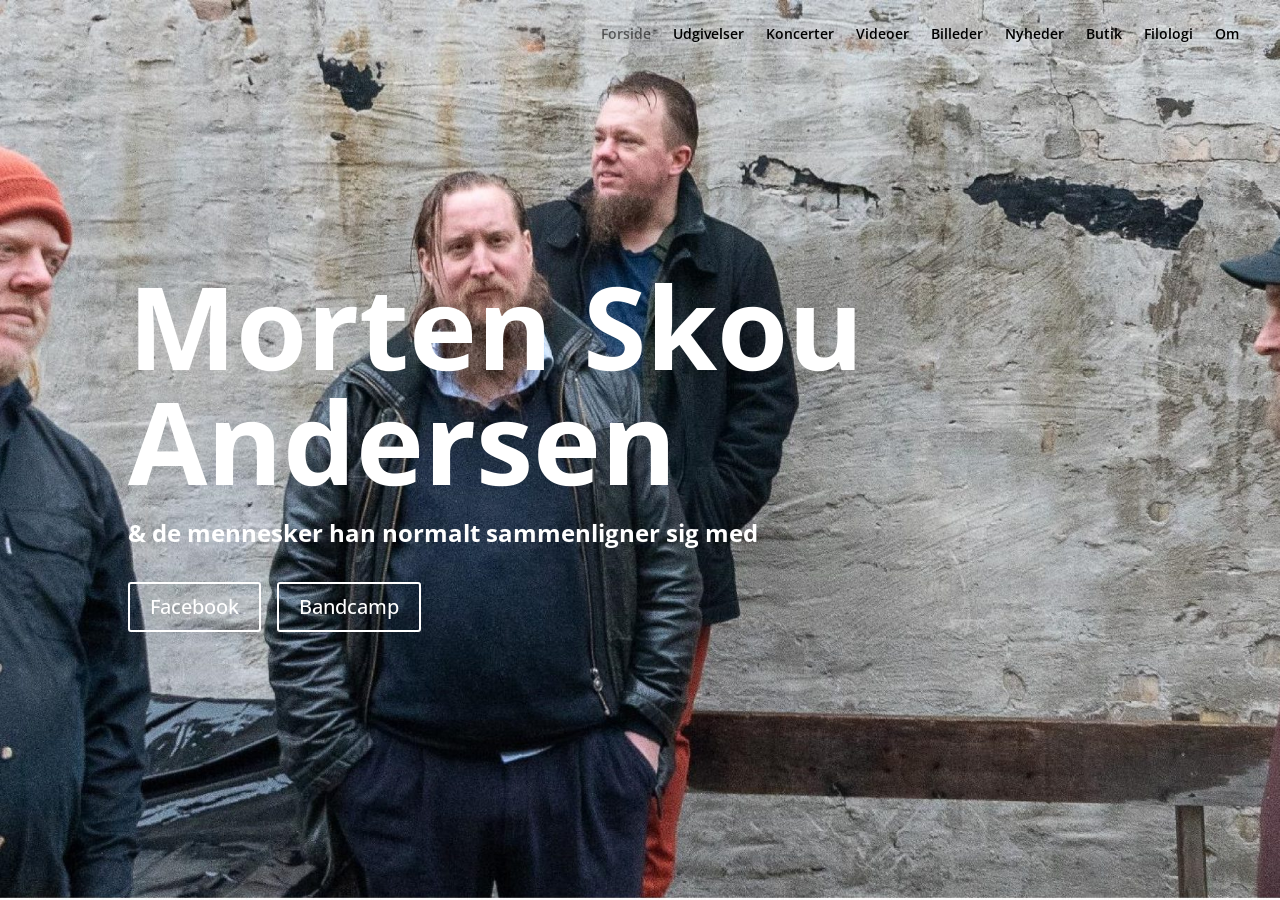
<file: index.html>
<!DOCTYPE html>
<html lang="da">
<head>
  <meta charset="utf-8">
  <meta name="viewport" content="width=device-width, initial-scale=1">
  <title>Morten Skou Andersen – &de mennesker han normalt sammenligner sig med</title>
  <link rel="preconnect" href="https://fonts.googleapis.com">
  <link rel="preconnect" href="https://fonts.gstatic.com" crossorigin>
  <link href="https://fonts.googleapis.com/css2?family=Open+Sans:wght@300;400;500;600;700&display=swap" rel="stylesheet">
  <link rel="stylesheet" href="assets/css/style.css">
</head>
<body class="home">
  <header id="site-header">
    <nav>
      <button id="menu-toggle" aria-label="Menu" aria-expanded="false"><span></span><span></span><span></span></button>
      <ul id="top-menu">
          <li class="current"><a href="./">Forside</a></li>
          <li><a href="udgivelser/">Udgivelser</a></li>
          <li><a href="koncerter/">Koncerter</a></li>
          <li><a href="videoer/">Videoer</a></li>
          <li><a href="billeder/">Billeder</a></li>
          <li><a href="nyheder/">Nyheder</a></li>
          <li><a href="butik/">Butik</a></li>
          <li><a href="filologi/">Filologi</a></li>
          <li><a href="om/">Om</a></li>
      </ul>
    </nav>
  </header>

  <section class="hero" style="background-image:url('assets/img/forside-hero.jpg')">
    <div class="hero-inner">
      <h1>Morten Skou Andersen</h1>
      <p class="hero-sub">&amp; de mennesker han normalt sammenligner sig med</p>
      <p class="hero-buttons">
        <a class="btn" href="https://www.facebook.com/mortenskouandersen">Facebook</a>
        <a class="btn" href="https://mortenskouandersen.bandcamp.com/">Bandcamp</a>
      </p>
    </div>
  </section>

  <script src="assets/js/main.js"></script>
</body>
</html>
</file>
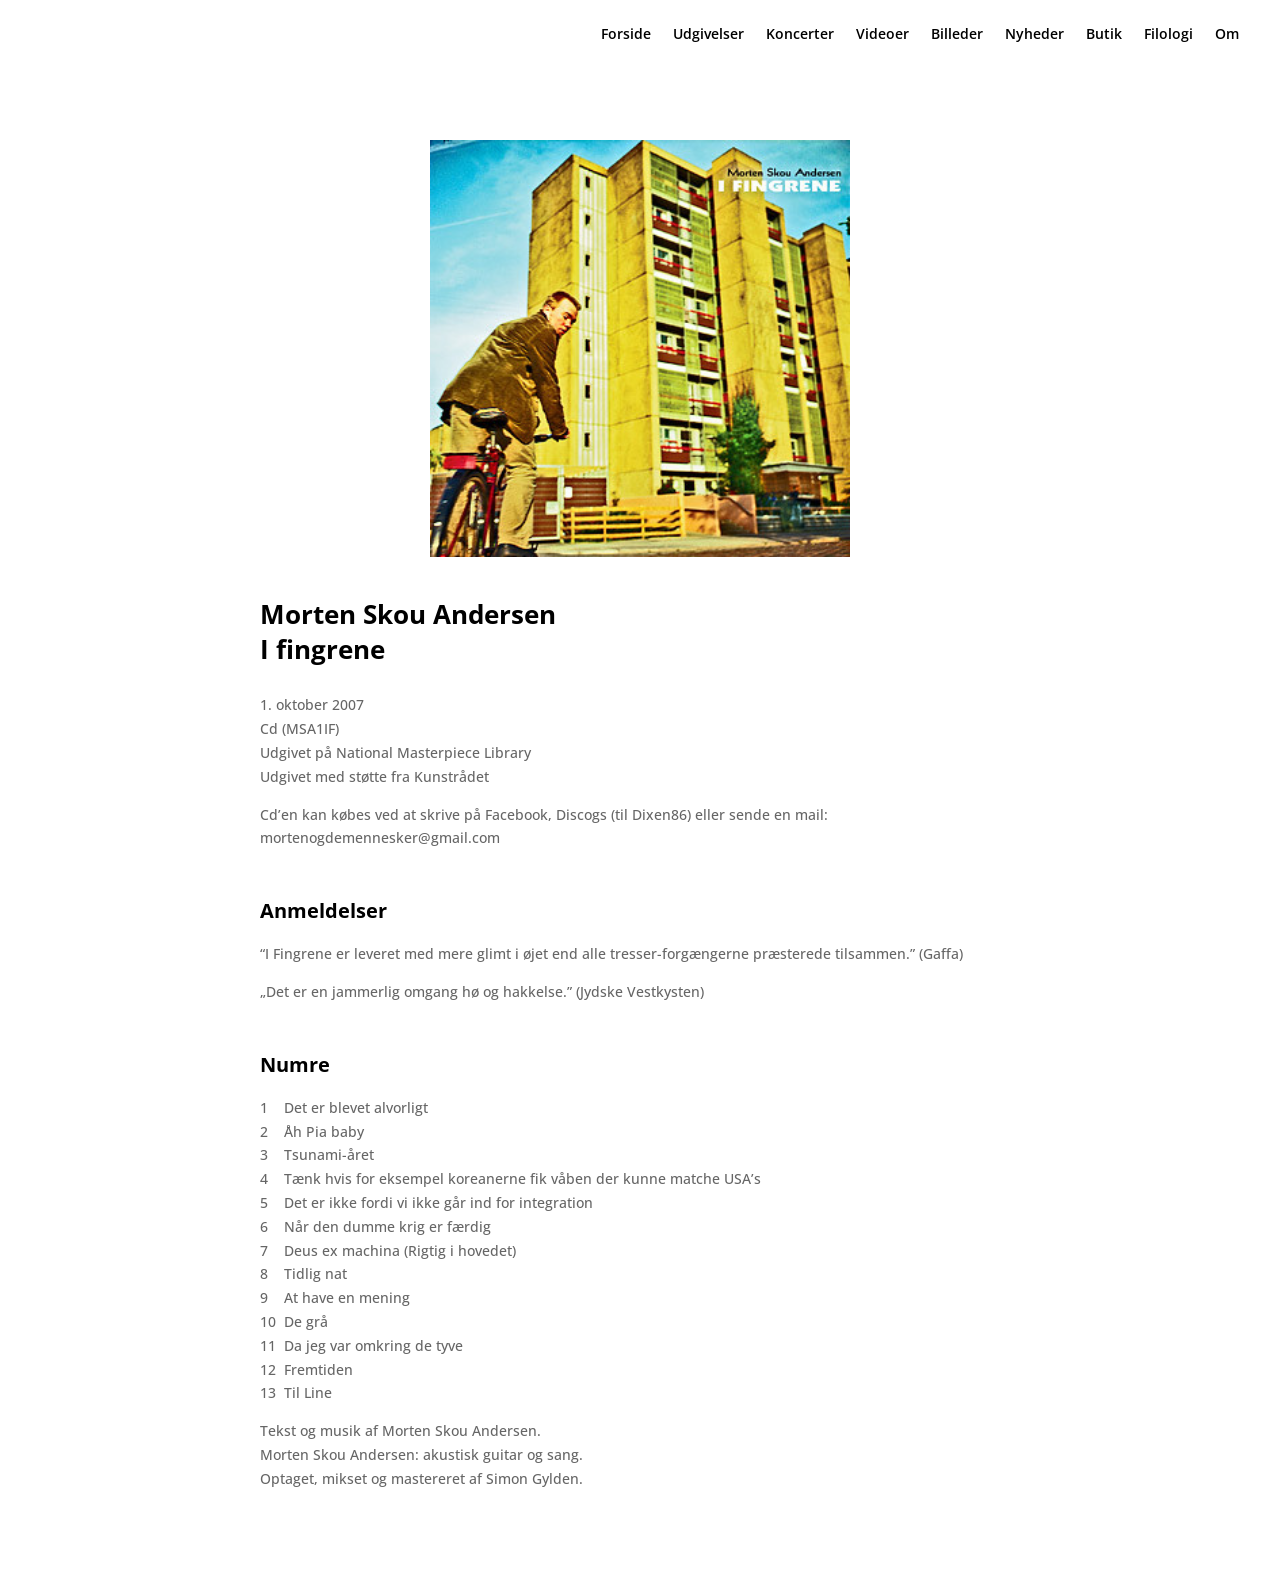
<file: 5537-2/index.html>
<!DOCTYPE html>
<html lang="da">
<head>
  <meta charset="utf-8">
  <meta name="viewport" content="width=device-width, initial-scale=1">
  <title>I fingrene – Morten Skou Andersen</title>
  <link rel="preconnect" href="https://fonts.googleapis.com">
  <link rel="preconnect" href="https://fonts.gstatic.com" crossorigin>
  <link href="https://fonts.googleapis.com/css2?family=Open+Sans:wght@300;400;500;600;700&display=swap" rel="stylesheet">
  <link rel="stylesheet" href="../assets/css/style.css">
</head>
<body class="">
  <header id="site-header">
    <nav>
      <button id="menu-toggle" aria-label="Menu" aria-expanded="false"><span></span><span></span><span></span></button>
      <ul id="top-menu">
          <li><a href="../">Forside</a></li>
          <li><a href="../udgivelser/">Udgivelser</a></li>
          <li><a href="../koncerter/">Koncerter</a></li>
          <li><a href="../videoer/">Videoer</a></li>
          <li><a href="../billeder/">Billeder</a></li>
          <li><a href="../nyheder/">Nyheder</a></li>
          <li><a href="../butik/">Butik</a></li>
          <li><a href="../filologi/">Filologi</a></li>
          <li><a href="../om/">Om</a></li>
      </ul>
    </nav>
  </header>

  <main class="content narrow album">
    <img class="album-cover" src="../assets/img/covers/i-fingrene.jpg" alt="I fingrene – albumcover">

    <h1 class="album-title">Morten Skou Andersen<br>I fingrene</h1>
    <p>1. oktober 2007<br>Cd (MSA1IF)<br>Udgivet på National Masterpiece Library<br>Udgivet med støtte fra Kunstrådet</p>
    <p>Cd’en kan købes ved at skrive på Facebook, Discogs (til Dixen86) eller sende en mail:<br>mortenogdemennesker@gmail.com</p>
    <h2 class="section-header">Anmeldelser</h2>
    <p>“I Fingrene er leveret med mere glimt i øjet end alle tresser-forgængerne præsterede tilsammen.” (Gaffa)</p>
    <p>„Det er en jammerlig omgang hø og hakkelse.” (Jydske Vestkysten)</p>
    <h2 class="section-header">Numre</h2>
    <p>1&nbsp;&nbsp;&nbsp;&nbsp;Det er blevet alvorligt<br>2&nbsp;&nbsp;&nbsp;&nbsp;Åh Pia baby<br>3&nbsp;&nbsp;&nbsp;&nbsp;Tsunami-året<br>4&nbsp;&nbsp;&nbsp;&nbsp;Tænk hvis for eksempel koreanerne fik våben der kunne matche USA’s<br>5&nbsp;&nbsp;&nbsp;&nbsp;Det er ikke fordi vi ikke går ind for integration<br>6&nbsp;&nbsp;&nbsp;&nbsp;Når den dumme krig er færdig<br>7&nbsp;&nbsp;&nbsp;&nbsp;Deus ex machina (Rigtig i hovedet)<br>8&nbsp;&nbsp;&nbsp;&nbsp;Tidlig nat<br>9&nbsp;&nbsp;&nbsp;&nbsp;At have en mening<br>10&nbsp;&nbsp;De grå<br>11&nbsp;&nbsp;Da jeg var omkring de tyve<br>12&nbsp;&nbsp;Fremtiden<br>13&nbsp;&nbsp;Til Line</p>
    <p>Tekst og musik af Morten Skou Andersen.<br>Morten Skou Andersen: akustisk guitar og sang.<br>Optaget, mikset og mastereret af Simon Gylden.</p>

  </main>

  <script src="../assets/js/main.js"></script>
</body>
</html>
</file>
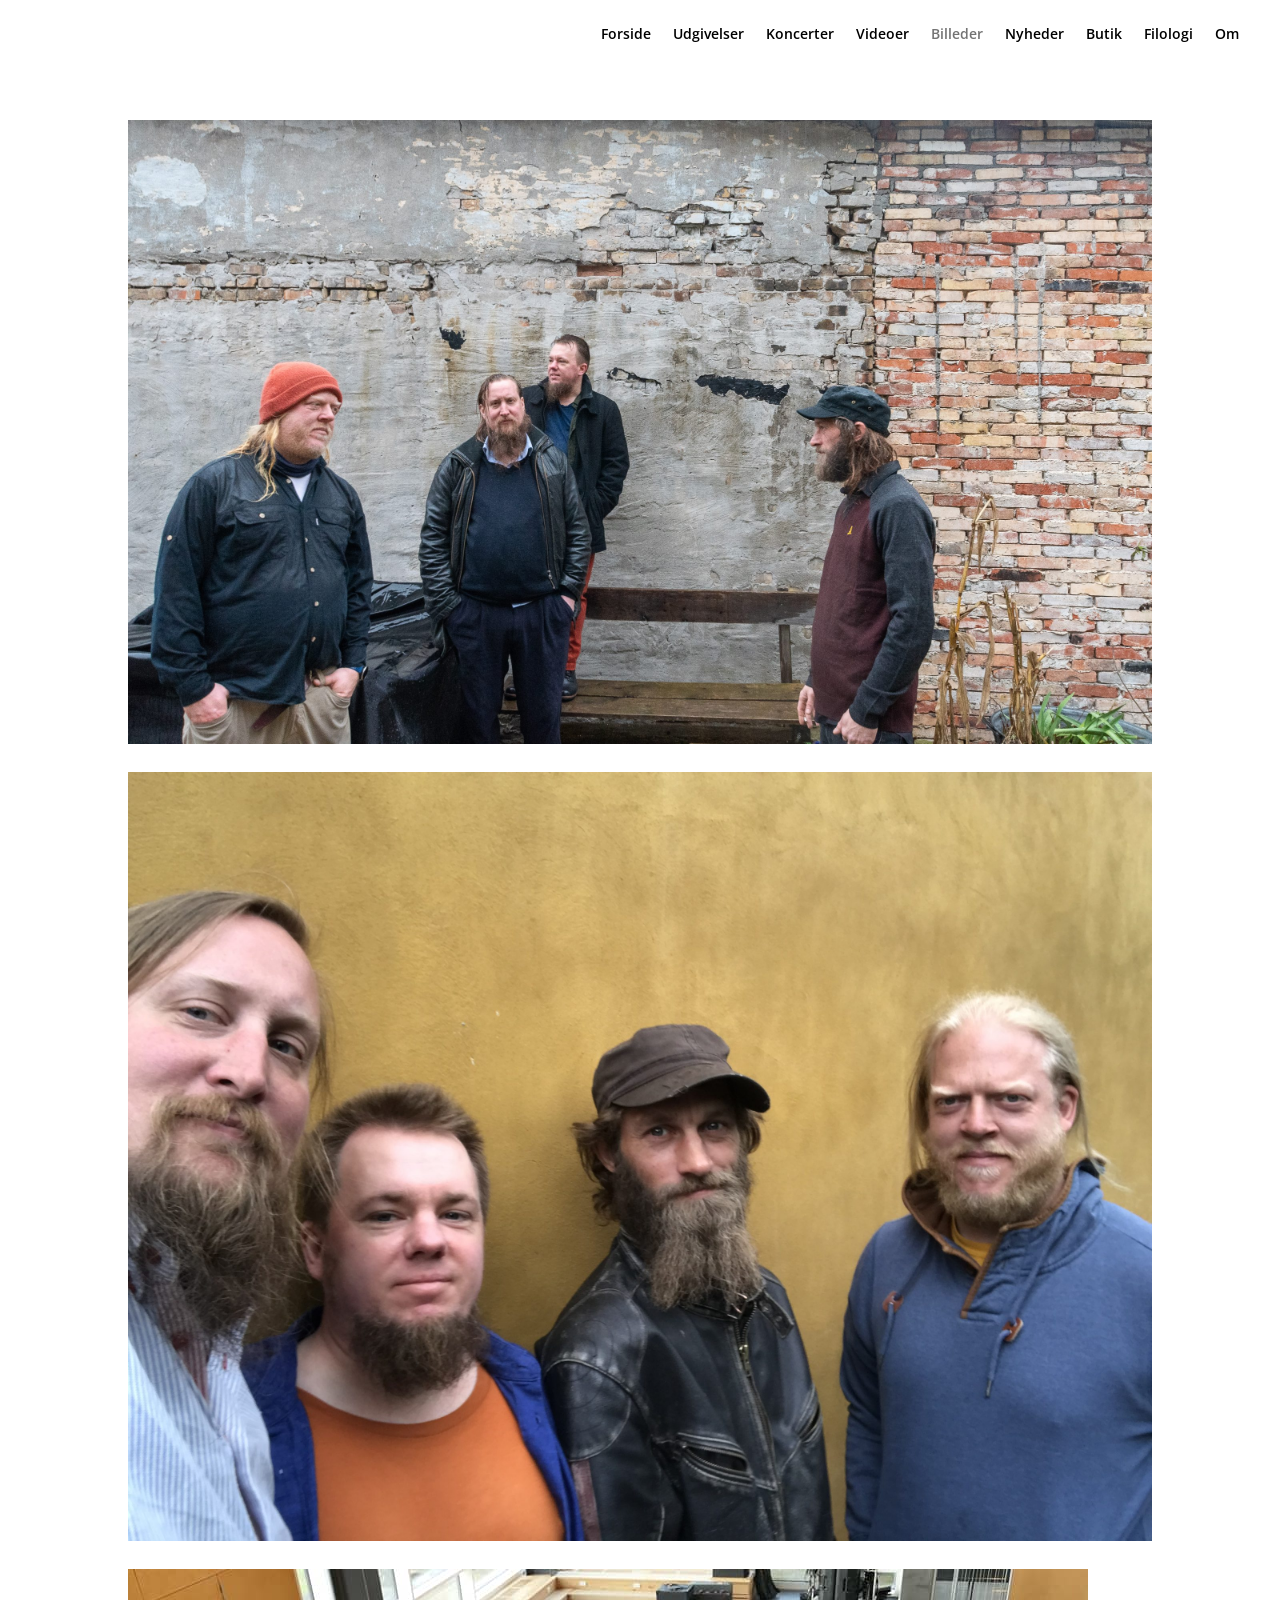
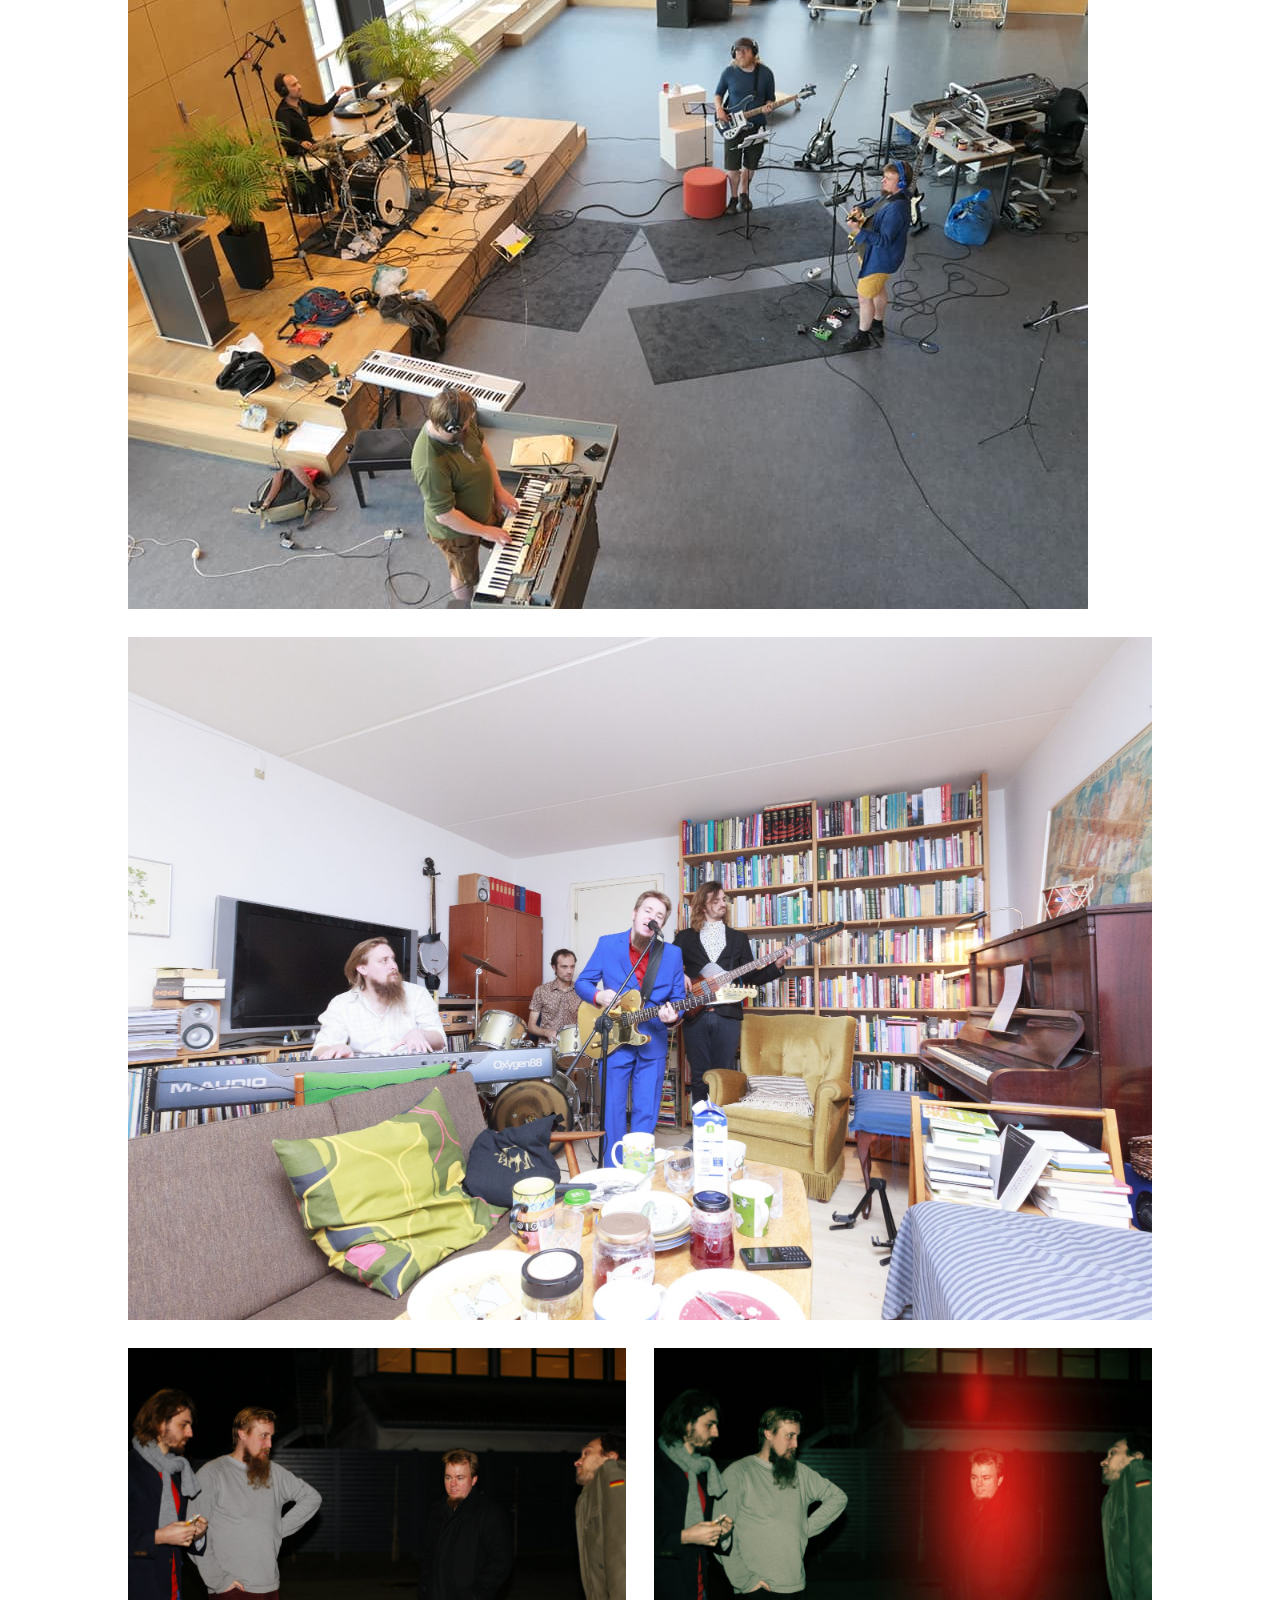
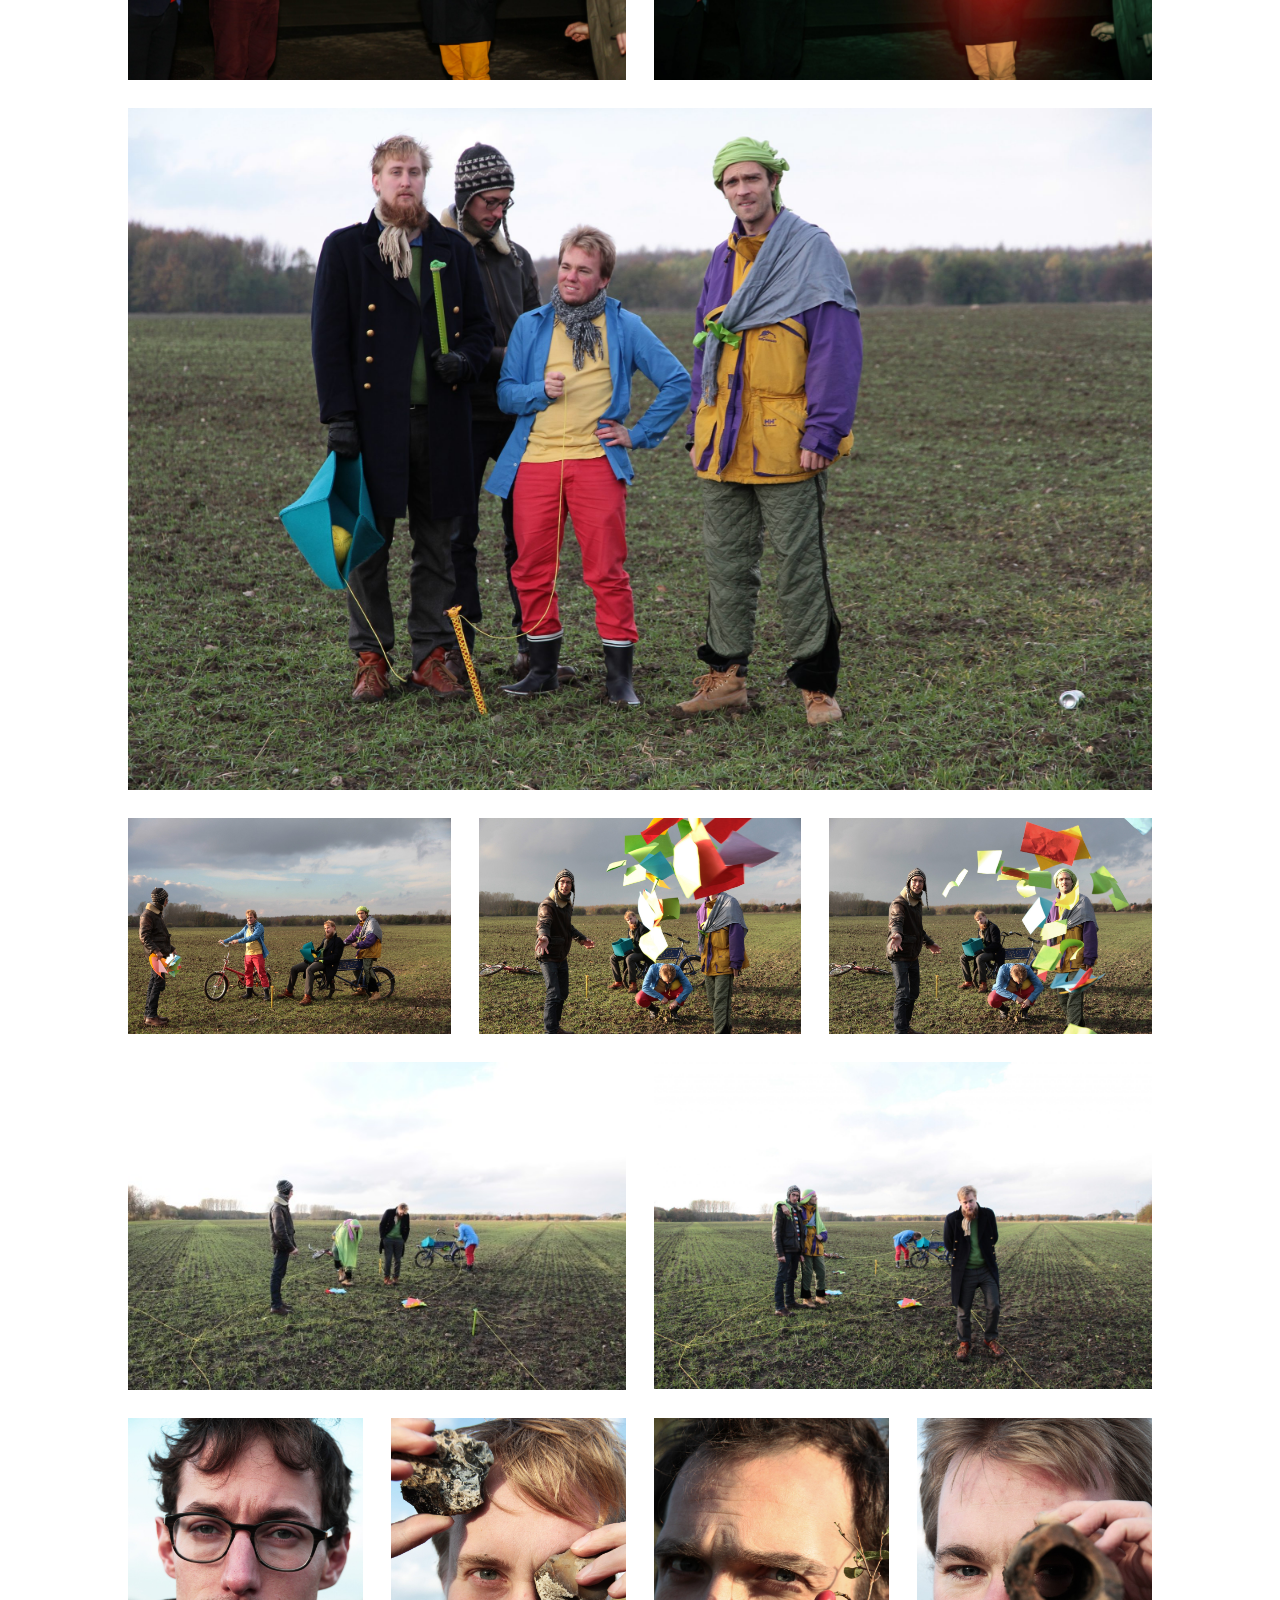
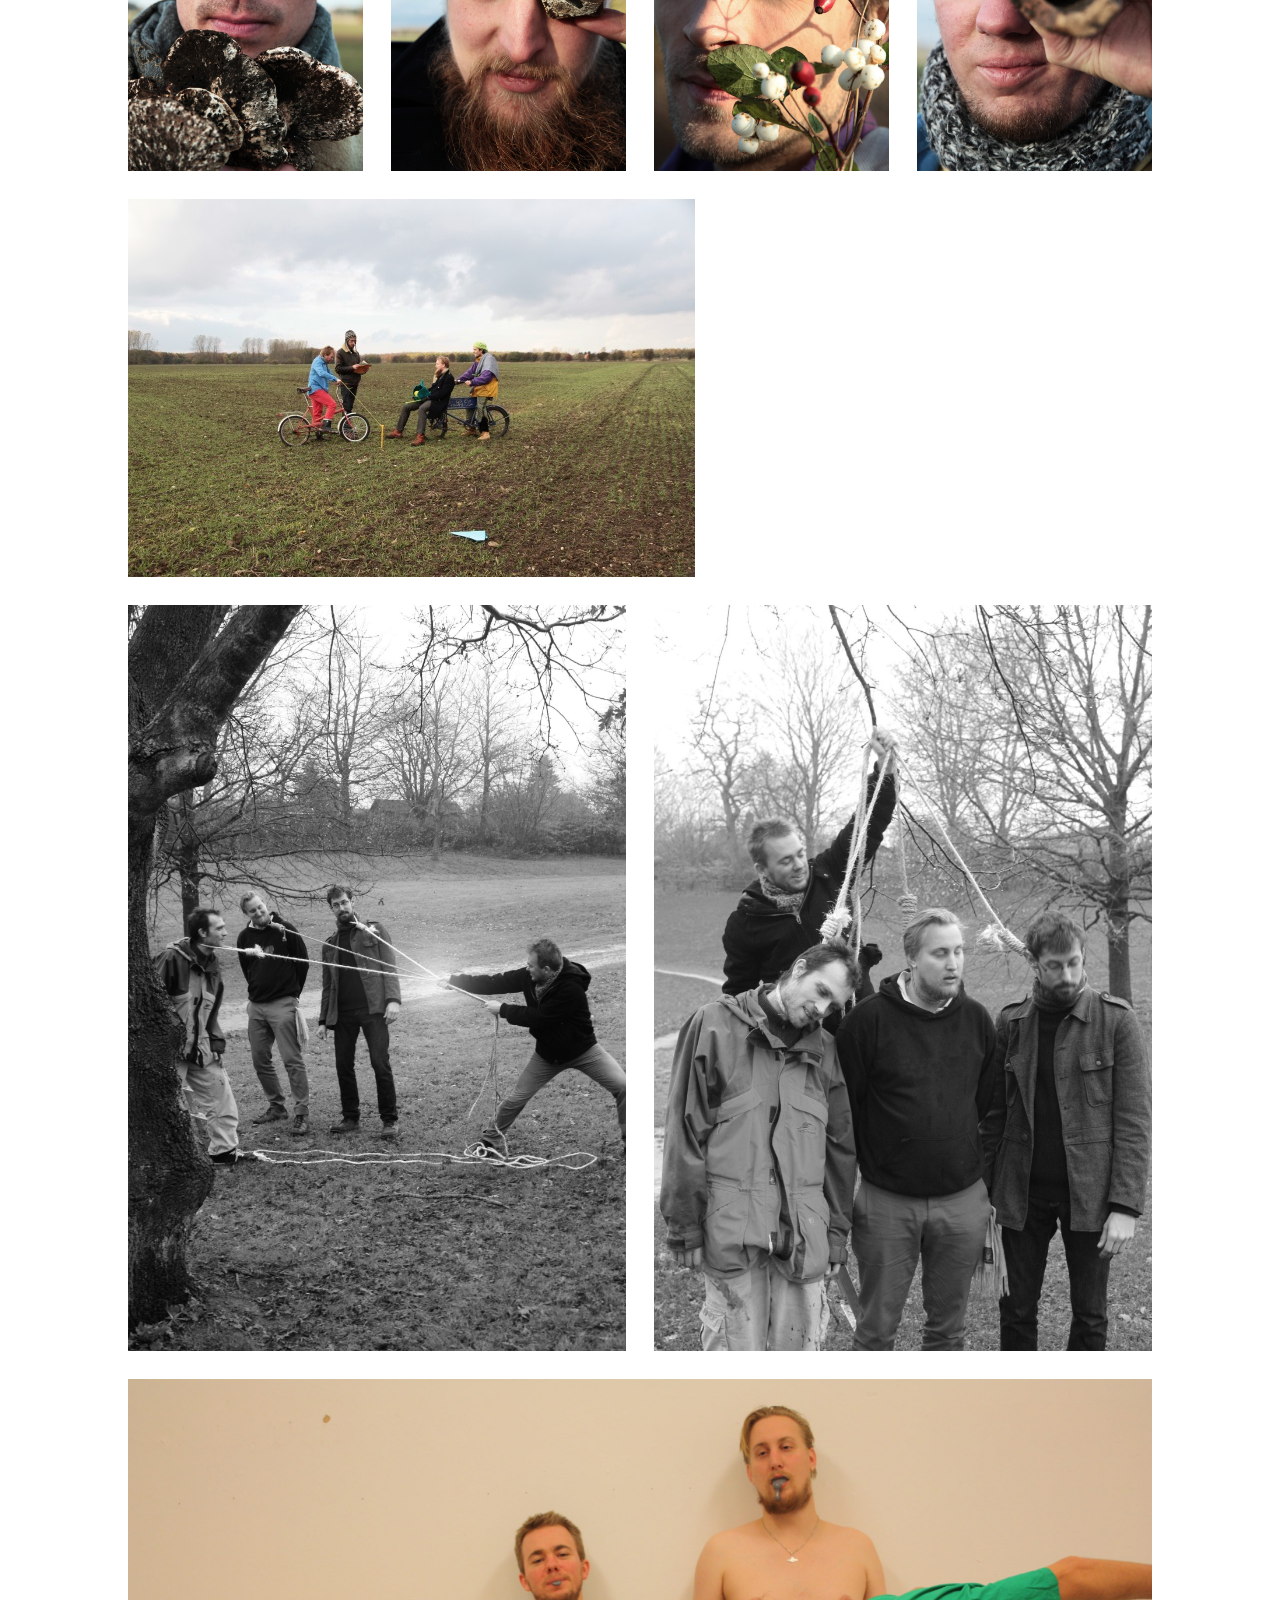
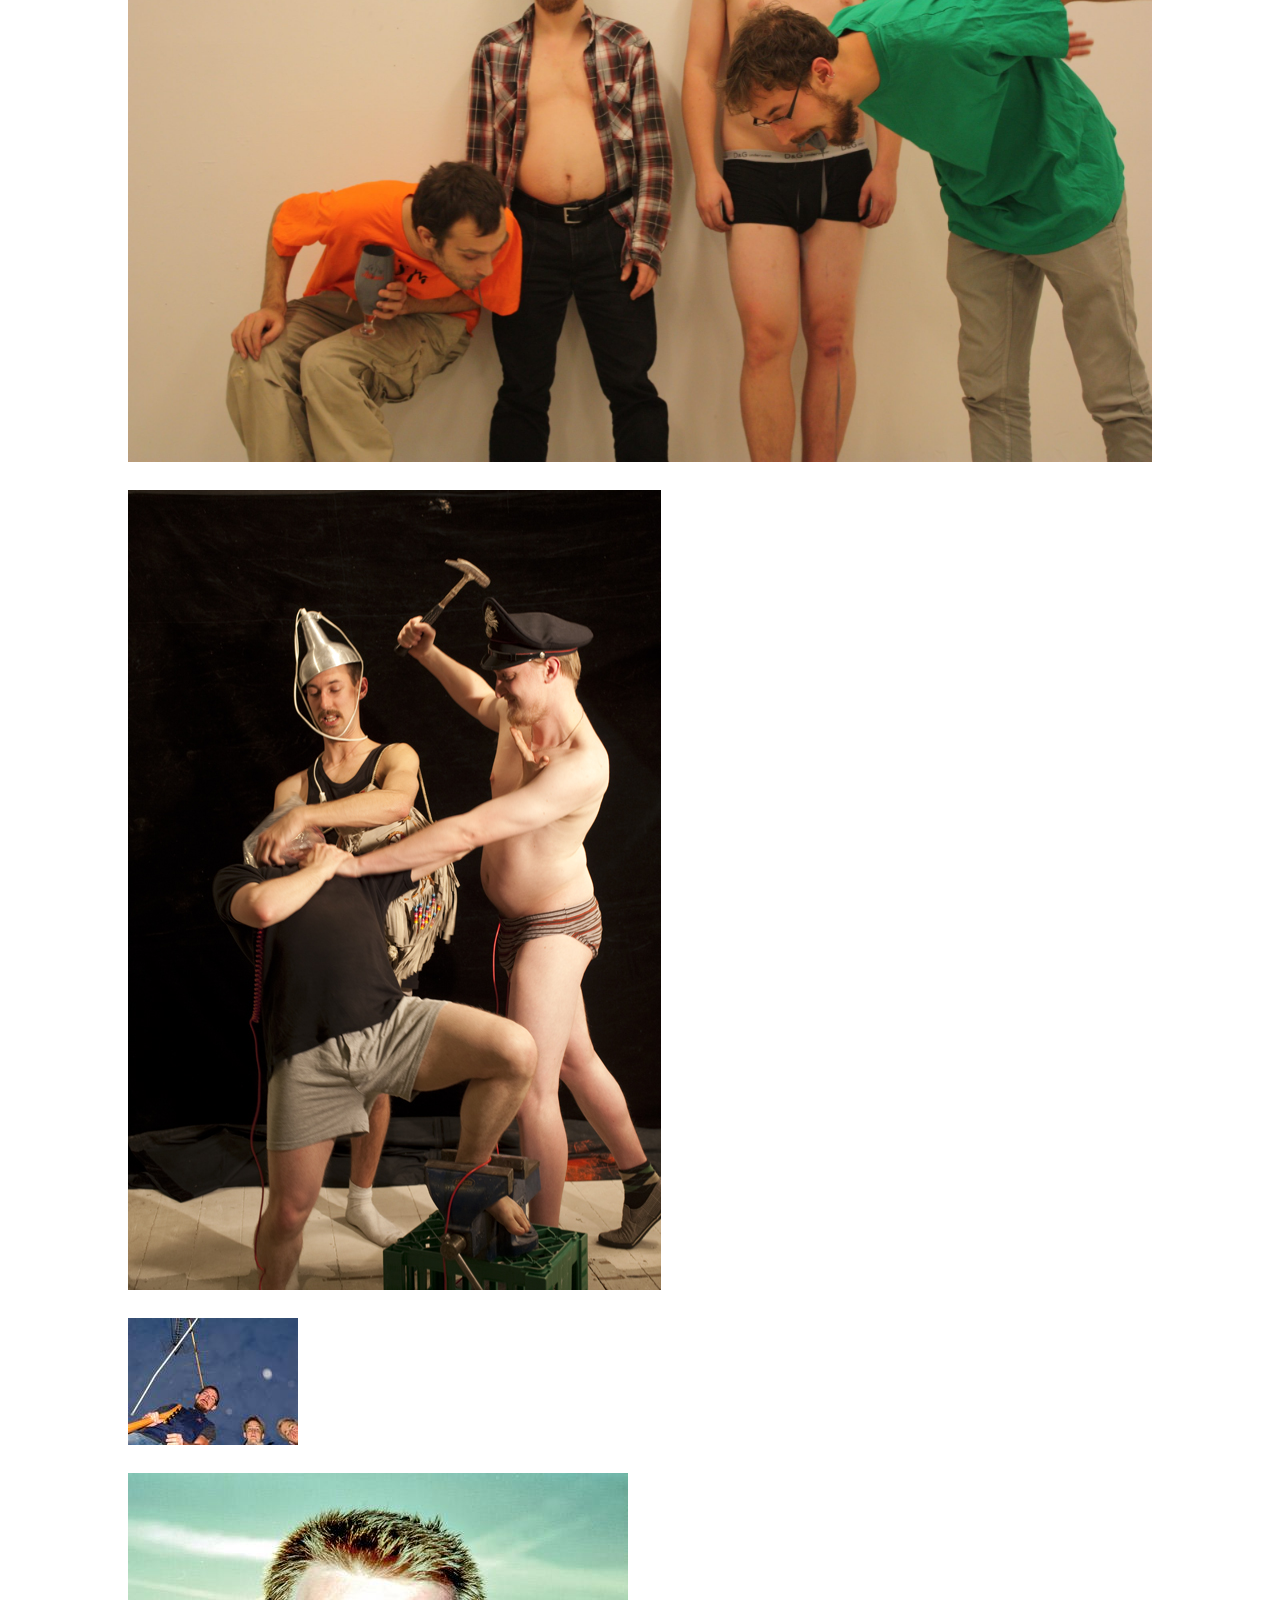
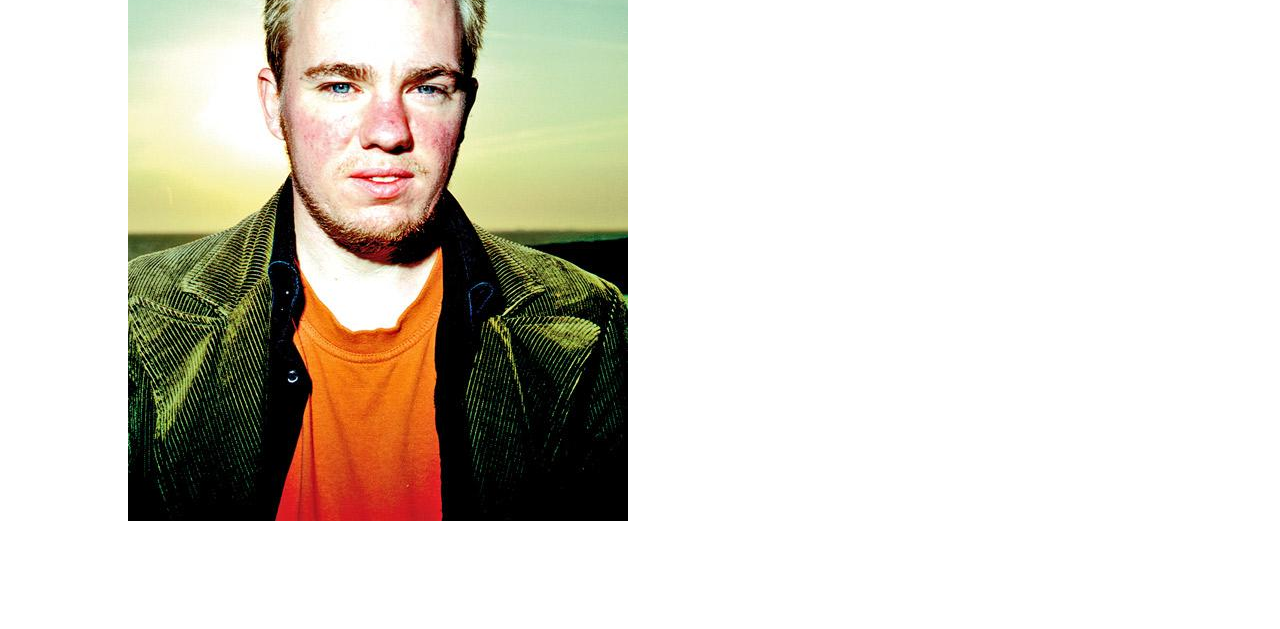
<file: billeder/index.html>
<!DOCTYPE html>
<html lang="da">
<head>
  <meta charset="utf-8">
  <meta name="viewport" content="width=device-width, initial-scale=1">
  <title>Billeder – Morten Skou Andersen</title>
  <link rel="preconnect" href="https://fonts.googleapis.com">
  <link rel="preconnect" href="https://fonts.gstatic.com" crossorigin>
  <link href="https://fonts.googleapis.com/css2?family=Open+Sans:wght@300;400;500;600;700&display=swap" rel="stylesheet">
  <link rel="stylesheet" href="../assets/css/style.css">
</head>
<body class="">
  <header id="site-header">
    <nav>
      <button id="menu-toggle" aria-label="Menu" aria-expanded="false"><span></span><span></span><span></span></button>
      <ul id="top-menu">
          <li><a href="../">Forside</a></li>
          <li><a href="../udgivelser/">Udgivelser</a></li>
          <li><a href="../koncerter/">Koncerter</a></li>
          <li><a href="../videoer/">Videoer</a></li>
          <li class="current"><a href="../billeder/">Billeder</a></li>
          <li><a href="../nyheder/">Nyheder</a></li>
          <li><a href="../butik/">Butik</a></li>
          <li><a href="../filologi/">Filologi</a></li>
          <li><a href="../om/">Om</a></li>
      </ul>
    </nav>
  </header>

  <main class="content gallery">
    <div class="g-row wide"><img src="../assets/img/galleri/dsc-1310.jpg" alt="Morten Skou Andersen og bandet" loading="lazy"></div>
    <div class="g-row wide"><img src="../assets/img/galleri/bandfoto-2021.jpeg" alt="Bandfoto, juni 2021" loading="lazy"></div>
    <div class="g-row"><img src="../assets/img/galleri/birkeroed.jpg" alt="Koncert i Birkerød" loading="lazy"></div>
    <div class="g-row wide"><img src="../assets/img/galleri/pressefoto-boligindretning.jpg" alt="Pressefoto, Boligindretning" loading="lazy"></div>
    <div class="g-row cols-2"><img src="../assets/img/galleri/uden-pjat.jpg" alt="" loading="lazy"><img src="../assets/img/galleri/deprifarver-klat.jpg" alt="" loading="lazy"></div>
    <div class="g-row wide"><img src="../assets/img/galleri/forfra.jpg" alt="" loading="lazy"></div>
    <div class="g-row cols-3"><img src="../assets/img/galleri/paa-raekke-adam.jpg" alt="" loading="lazy"><img src="../assets/img/galleri/papir-01.jpg" alt="" loading="lazy"><img src="../assets/img/galleri/papir-02.jpg" alt="" loading="lazy"></div>
    <div class="g-row cols-2"><img src="../assets/img/galleri/snor-01.jpg" alt="" loading="lazy"><img src="../assets/img/galleri/snor-02.jpg" alt="" loading="lazy"></div>
    <div class="g-row cols-4"><img src="../assets/img/galleri/portraet-adam.jpg" alt="Adam" loading="lazy"><img src="../assets/img/galleri/portraet-jacob.jpg" alt="Jacob" loading="lazy"><img src="../assets/img/galleri/portraet-rasmus.jpg" alt="Rasmus" loading="lazy"><img src="../assets/img/galleri/portraet-morten.jpg" alt="Morten" loading="lazy"></div>
    <div class="g-row"><img src="../assets/img/galleri/paa-raekke.jpg" alt="" loading="lazy"></div>
    <div class="g-row cols-2"><img src="../assets/img/galleri/haengning-morten-hiver.jpg" alt="" loading="lazy"><img src="../assets/img/galleri/haengning.jpg" alt="" loading="lazy"></div>
    <div class="g-row wide"><img src="../assets/img/galleri/cement.jpg" alt="" loading="lazy"></div>
    <div class="g-row"><img src="../assets/img/galleri/hammer.jpg" alt="" loading="lazy"></div>
    <div class="g-row"><img src="../assets/img/galleri/antenne.jpg" alt="" loading="lazy"></div>
    <div class="g-row"><img src="../assets/img/galleri/portraet-i-fingrene.jpg" alt="" loading="lazy"></div>
  </main>

  <script src="../assets/js/main.js"></script>
</body>
</html>
</file>
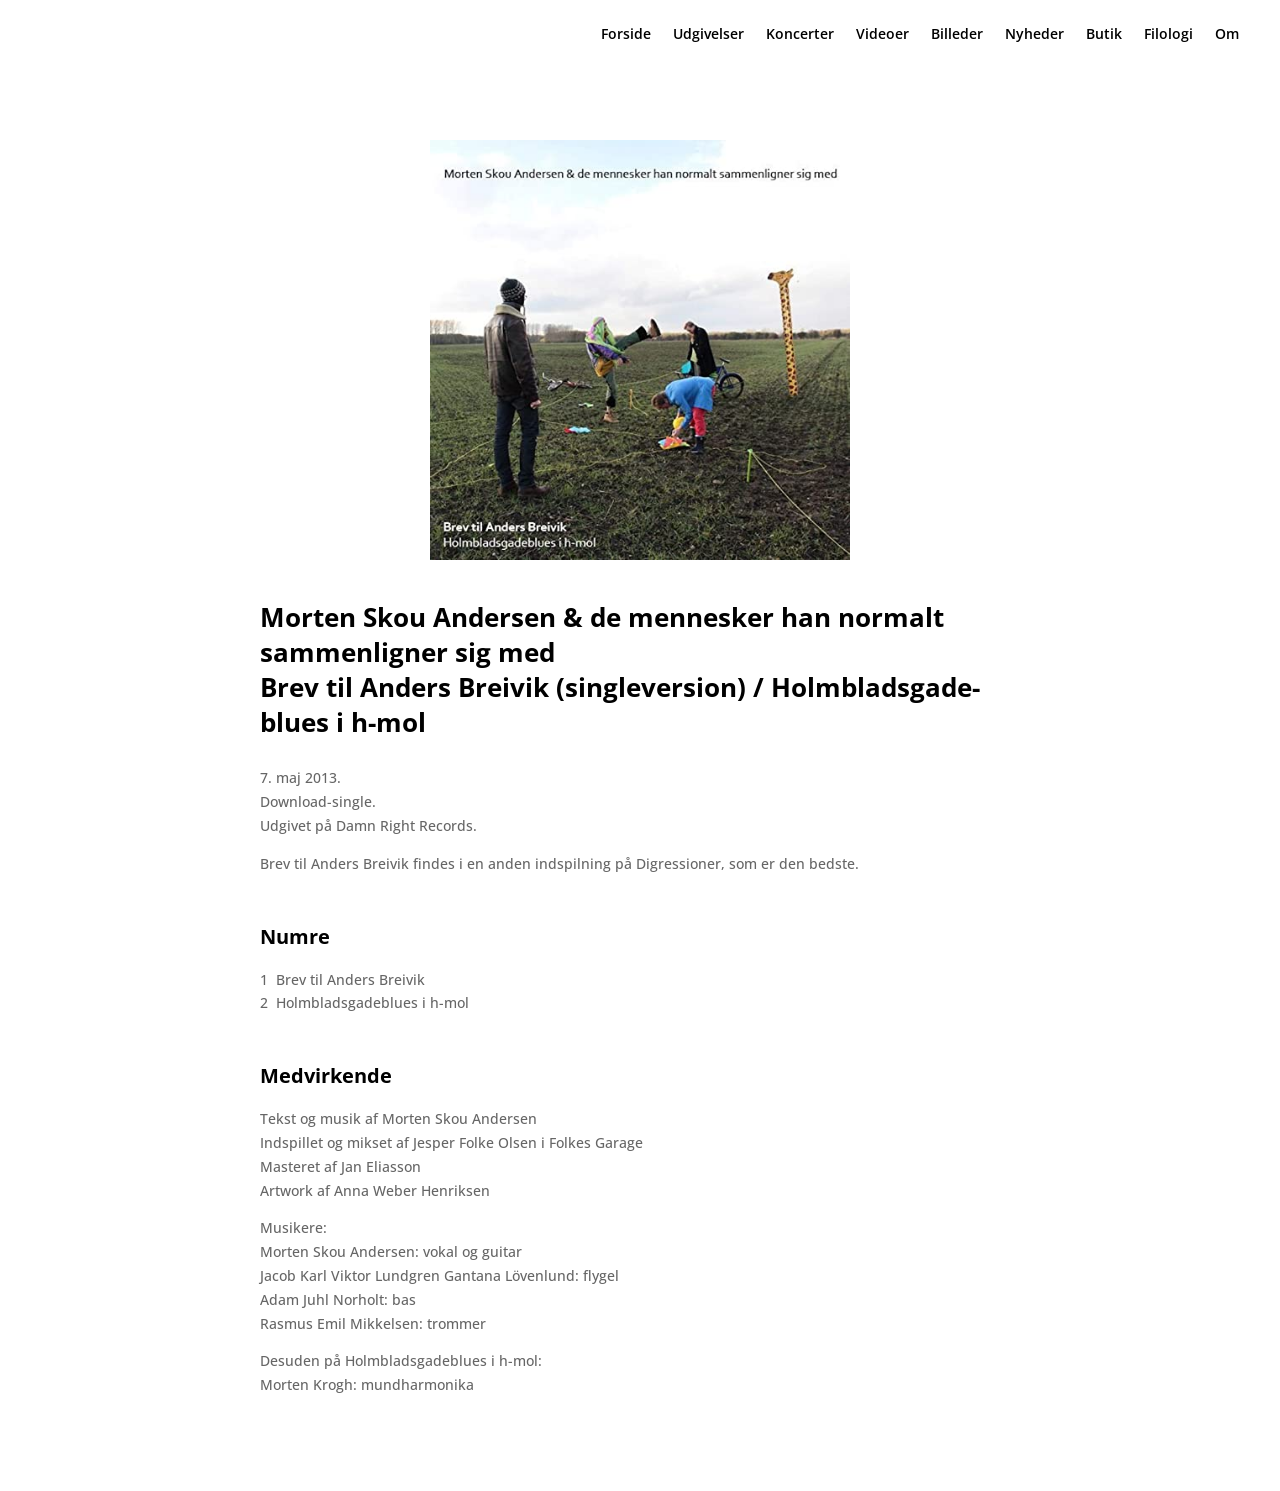
<file: brev-til-anders-breivik-singleversion-holmbladsgade-blues-i-h-mol-single/index.html>
<!DOCTYPE html>
<html lang="da">
<head>
  <meta charset="utf-8">
  <meta name="viewport" content="width=device-width, initial-scale=1">
  <title>Brev til Anders Breivik (singleversion) / Holmbladsgade-blues i h-mol (single) – Morten Skou Andersen</title>
  <link rel="preconnect" href="https://fonts.googleapis.com">
  <link rel="preconnect" href="https://fonts.gstatic.com" crossorigin>
  <link href="https://fonts.googleapis.com/css2?family=Open+Sans:wght@300;400;500;600;700&display=swap" rel="stylesheet">
  <link rel="stylesheet" href="../assets/css/style.css">
</head>
<body class="">
  <header id="site-header">
    <nav>
      <button id="menu-toggle" aria-label="Menu" aria-expanded="false"><span></span><span></span><span></span></button>
      <ul id="top-menu">
          <li><a href="../">Forside</a></li>
          <li><a href="../udgivelser/">Udgivelser</a></li>
          <li><a href="../koncerter/">Koncerter</a></li>
          <li><a href="../videoer/">Videoer</a></li>
          <li><a href="../billeder/">Billeder</a></li>
          <li><a href="../nyheder/">Nyheder</a></li>
          <li><a href="../butik/">Butik</a></li>
          <li><a href="../filologi/">Filologi</a></li>
          <li><a href="../om/">Om</a></li>
      </ul>
    </nav>
  </header>

  <main class="content narrow album">
    <img class="album-cover" src="../assets/img/covers/breivik-single.jpg" alt="Single-cover">

    <h1 class="album-title">Morten Skou Andersen &amp; de mennesker han normalt sammenligner sig med<br>Brev til Anders Breivik (singleversion) / Holmbladsgade-blues i h-mol</h1>
    <p>7. maj 2013.<br>Download-single.<br>Udgivet på Damn Right Records.</p>
    <p>Brev til Anders Breivik findes i en anden indspilning på Digressioner, som er den bedste.</p>
    <h2 class="section-header">Numre</h2>
    <p>1&nbsp;&nbsp;Brev til Anders Breivik<br>2&nbsp;&nbsp;Holmbladsgadeblues i h-mol</p>
    <h2 class="section-header">Medvirkende</h2>
    <p>Tekst og musik af Morten Skou Andersen<br>Indspillet og mikset af Jesper Folke Olsen i Folkes Garage<br>Masteret af Jan Eliasson<br>Artwork af Anna Weber Henriksen</p>
    <p>Musikere:<br>Morten Skou Andersen: vokal og guitar<br>Jacob Karl Viktor Lundgren Gantana Lövenlund: flygel<br>Adam Juhl Norholt: bas<br>Rasmus Emil Mikkelsen: trommer</p>
    <p>Desuden på Holmbladsgadeblues i h-mol:<br>Morten Krogh: mundharmonika</p>

  </main>

  <script src="../assets/js/main.js"></script>
</body>
</html>
</file>
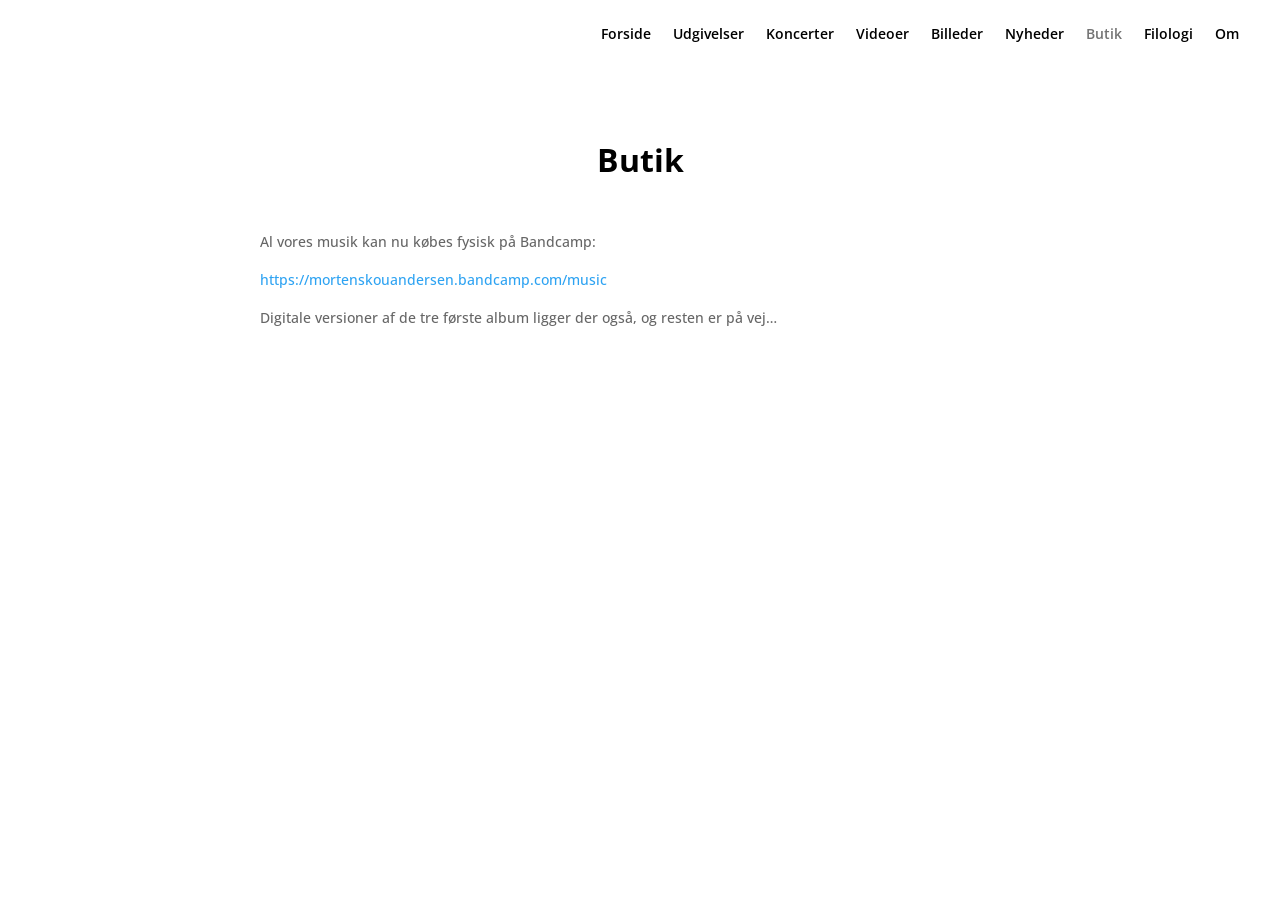
<file: butik/index.html>
<!DOCTYPE html>
<html lang="da">
<head>
  <meta charset="utf-8">
  <meta name="viewport" content="width=device-width, initial-scale=1">
  <title>Butik – Morten Skou Andersen</title>
  <link rel="preconnect" href="https://fonts.googleapis.com">
  <link rel="preconnect" href="https://fonts.gstatic.com" crossorigin>
  <link href="https://fonts.googleapis.com/css2?family=Open+Sans:wght@300;400;500;600;700&display=swap" rel="stylesheet">
  <link rel="stylesheet" href="../assets/css/style.css">
</head>
<body class="">
  <header id="site-header">
    <nav>
      <button id="menu-toggle" aria-label="Menu" aria-expanded="false"><span></span><span></span><span></span></button>
      <ul id="top-menu">
          <li><a href="../">Forside</a></li>
          <li><a href="../udgivelser/">Udgivelser</a></li>
          <li><a href="../koncerter/">Koncerter</a></li>
          <li><a href="../videoer/">Videoer</a></li>
          <li><a href="../billeder/">Billeder</a></li>
          <li><a href="../nyheder/">Nyheder</a></li>
          <li class="current"><a href="../butik/">Butik</a></li>
          <li><a href="../filologi/">Filologi</a></li>
          <li><a href="../om/">Om</a></li>
      </ul>
    </nav>
  </header>

  <main class="content narrow">
    <h1 class="page-header">Butik</h1>
    <p>Al vores musik kan nu købes fysisk på Bandcamp:</p>
    <p><a href="https://mortenskouandersen.bandcamp.com/music">https://mortenskouandersen.bandcamp.com/music</a></p>
    <p>Digitale versioner af de tre første album ligger der også, og resten er på vej…</p>
  </main>

  <script src="../assets/js/main.js"></script>
</body>
</html>
</file>
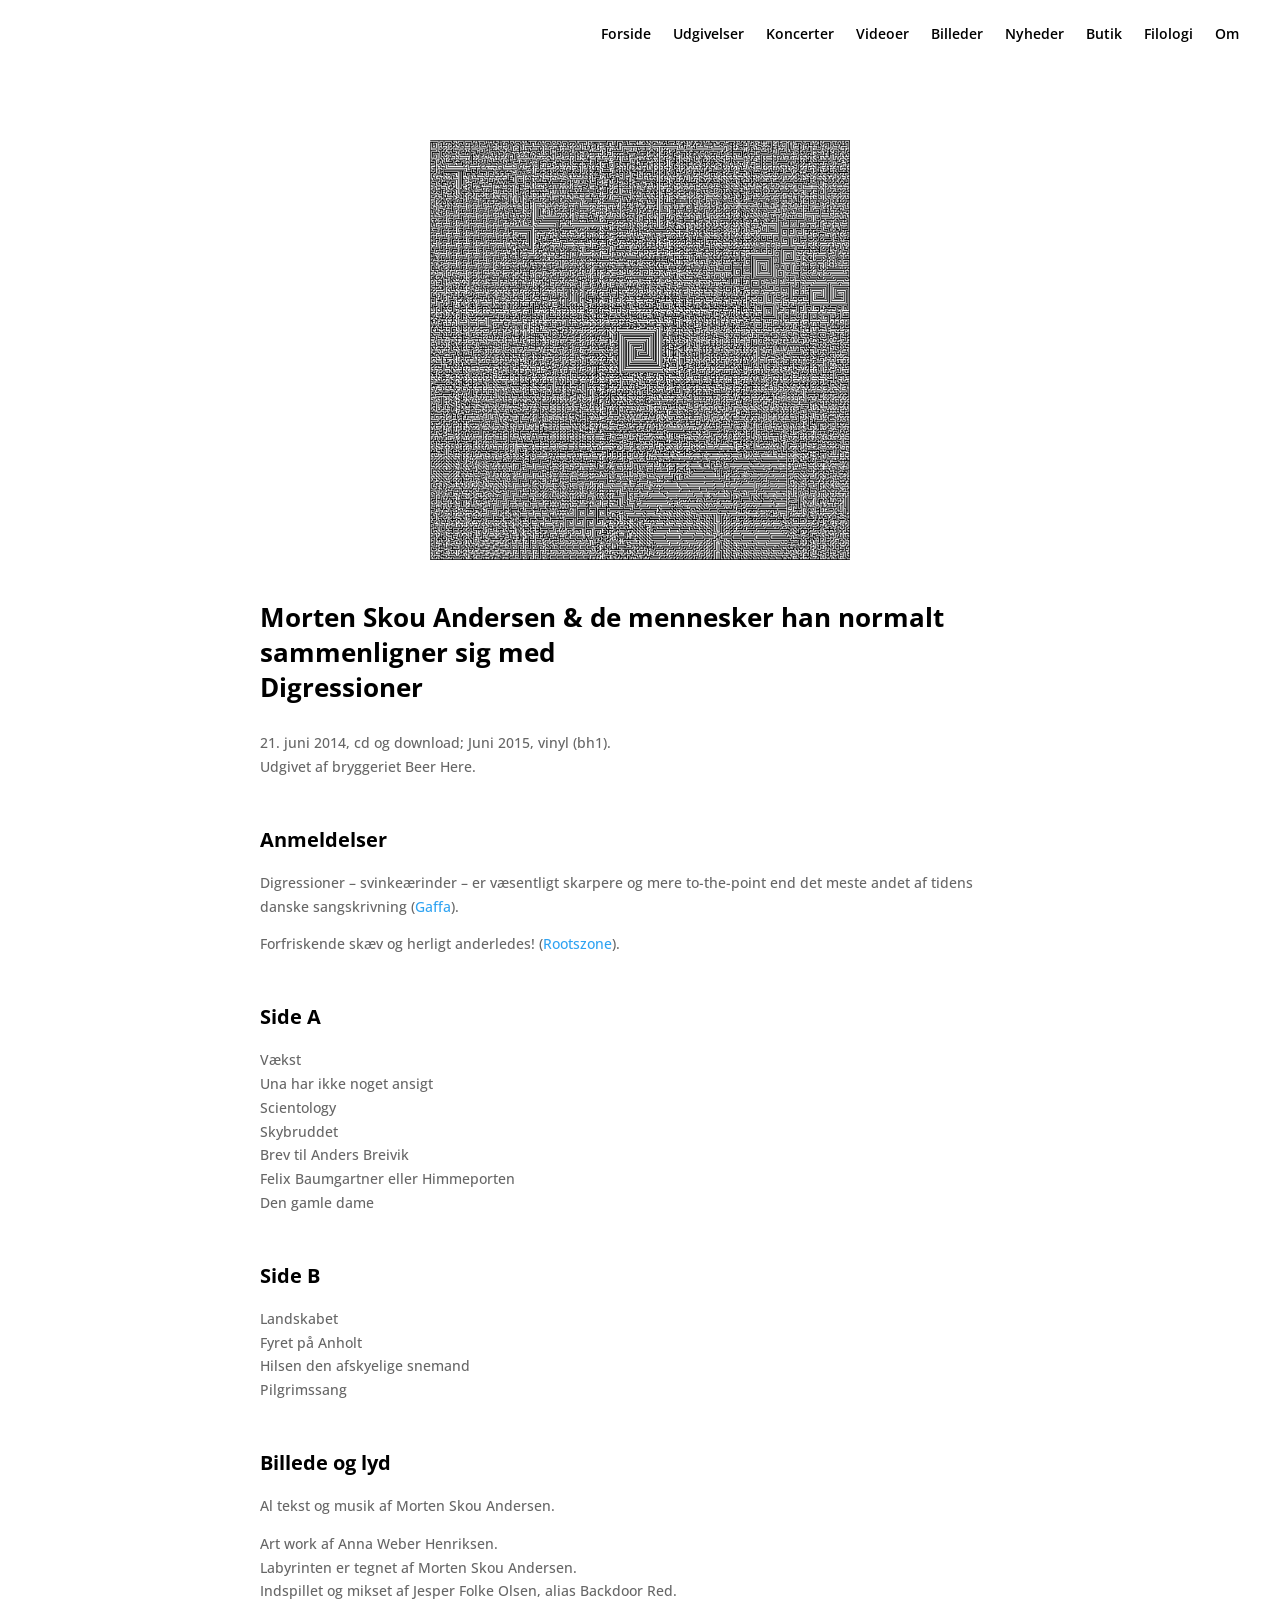
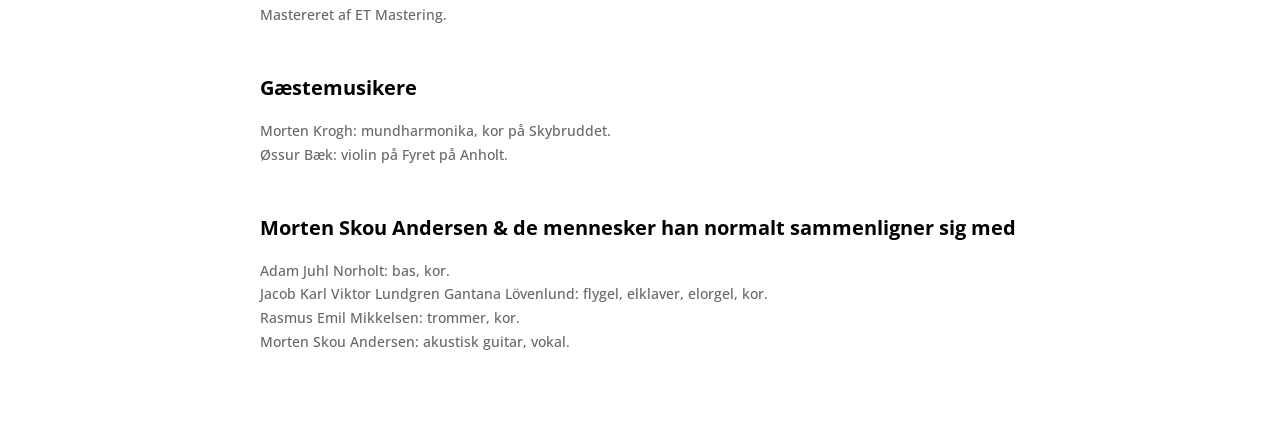
<file: digressioner/index.html>
<!DOCTYPE html>
<html lang="da">
<head>
  <meta charset="utf-8">
  <meta name="viewport" content="width=device-width, initial-scale=1">
  <title>Digressioner – Morten Skou Andersen</title>
  <link rel="preconnect" href="https://fonts.googleapis.com">
  <link rel="preconnect" href="https://fonts.gstatic.com" crossorigin>
  <link href="https://fonts.googleapis.com/css2?family=Open+Sans:wght@300;400;500;600;700&display=swap" rel="stylesheet">
  <link rel="stylesheet" href="../assets/css/style.css">
</head>
<body class="">
  <header id="site-header">
    <nav>
      <button id="menu-toggle" aria-label="Menu" aria-expanded="false"><span></span><span></span><span></span></button>
      <ul id="top-menu">
          <li><a href="../">Forside</a></li>
          <li><a href="../udgivelser/">Udgivelser</a></li>
          <li><a href="../koncerter/">Koncerter</a></li>
          <li><a href="../videoer/">Videoer</a></li>
          <li><a href="../billeder/">Billeder</a></li>
          <li><a href="../nyheder/">Nyheder</a></li>
          <li><a href="../butik/">Butik</a></li>
          <li><a href="../filologi/">Filologi</a></li>
          <li><a href="../om/">Om</a></li>
      </ul>
    </nav>
  </header>

  <main class="content narrow album">
    <img class="album-cover" src="../assets/img/covers/digressioner.jpg" alt="Digressioner – albumcover">

    <h1 class="album-title">Morten Skou Andersen &amp; de mennesker han normalt sammenligner sig med<br>Digressioner</h1>
    <p>21. juni 2014, cd og download; Juni 2015, vinyl (bh1).<br>Udgivet af bryggeriet Beer Here.</p>
    <h2 class="section-header">Anmeldelser</h2>
    <p>Digressioner – svinkeærinder – er væsentligt skarpere og mere to-the-point end det meste andet af tidens danske sangskrivning (<a href="http://gaffa.dk/anmeldelse/85519">Gaffa</a>).</p>
    <p>Forfriskende skæv og herligt anderledes! (<a href="http://rootszone.dk/cd-morten-skou-andersen-digressioner/">Rootszone</a>).</p>
    <h2 class="section-header">Side A</h2>
    <p>Vækst<br>Una har ikke noget ansigt<br>Scientology<br>Skybruddet<br>Brev til Anders Breivik<br>Felix Baumgartner eller Himmeporten<br>Den gamle dame</p>
    <h2 class="section-header">Side B</h2>
    <p>Landskabet<br>Fyret på Anholt<br>Hilsen den afskyelige snemand<br>Pilgrimssang</p>
    <h2 class="section-header">Billede og lyd</h2>
    <p>Al tekst og musik af Morten Skou Andersen.</p>
    <p>Art work af Anna Weber Henriksen.<br>Labyrinten er tegnet af Morten Skou Andersen.<br>Indspillet og mikset af Jesper Folke Olsen, alias Backdoor Red.<br>Mastereret af ET Mastering.</p>
    <h2 class="section-header">Gæstemusikere</h2>
    <p>Morten Krogh: mundharmonika, kor på Skybruddet.<br>Øssur Bæk: violin på Fyret på Anholt.</p>
    <h2 class="section-header">Morten Skou Andersen &amp; de mennesker han normalt sammenligner sig med</h2>
    <p>Adam Juhl Norholt: bas, kor.<br>Jacob Karl Viktor Lundgren Gantana Lövenlund: flygel, elklaver, elorgel, kor.<br>Rasmus Emil Mikkelsen: trommer, kor.<br>Morten Skou Andersen: akustisk guitar, vokal.</p>

  </main>

  <script src="../assets/js/main.js"></script>
</body>
</html>
</file>
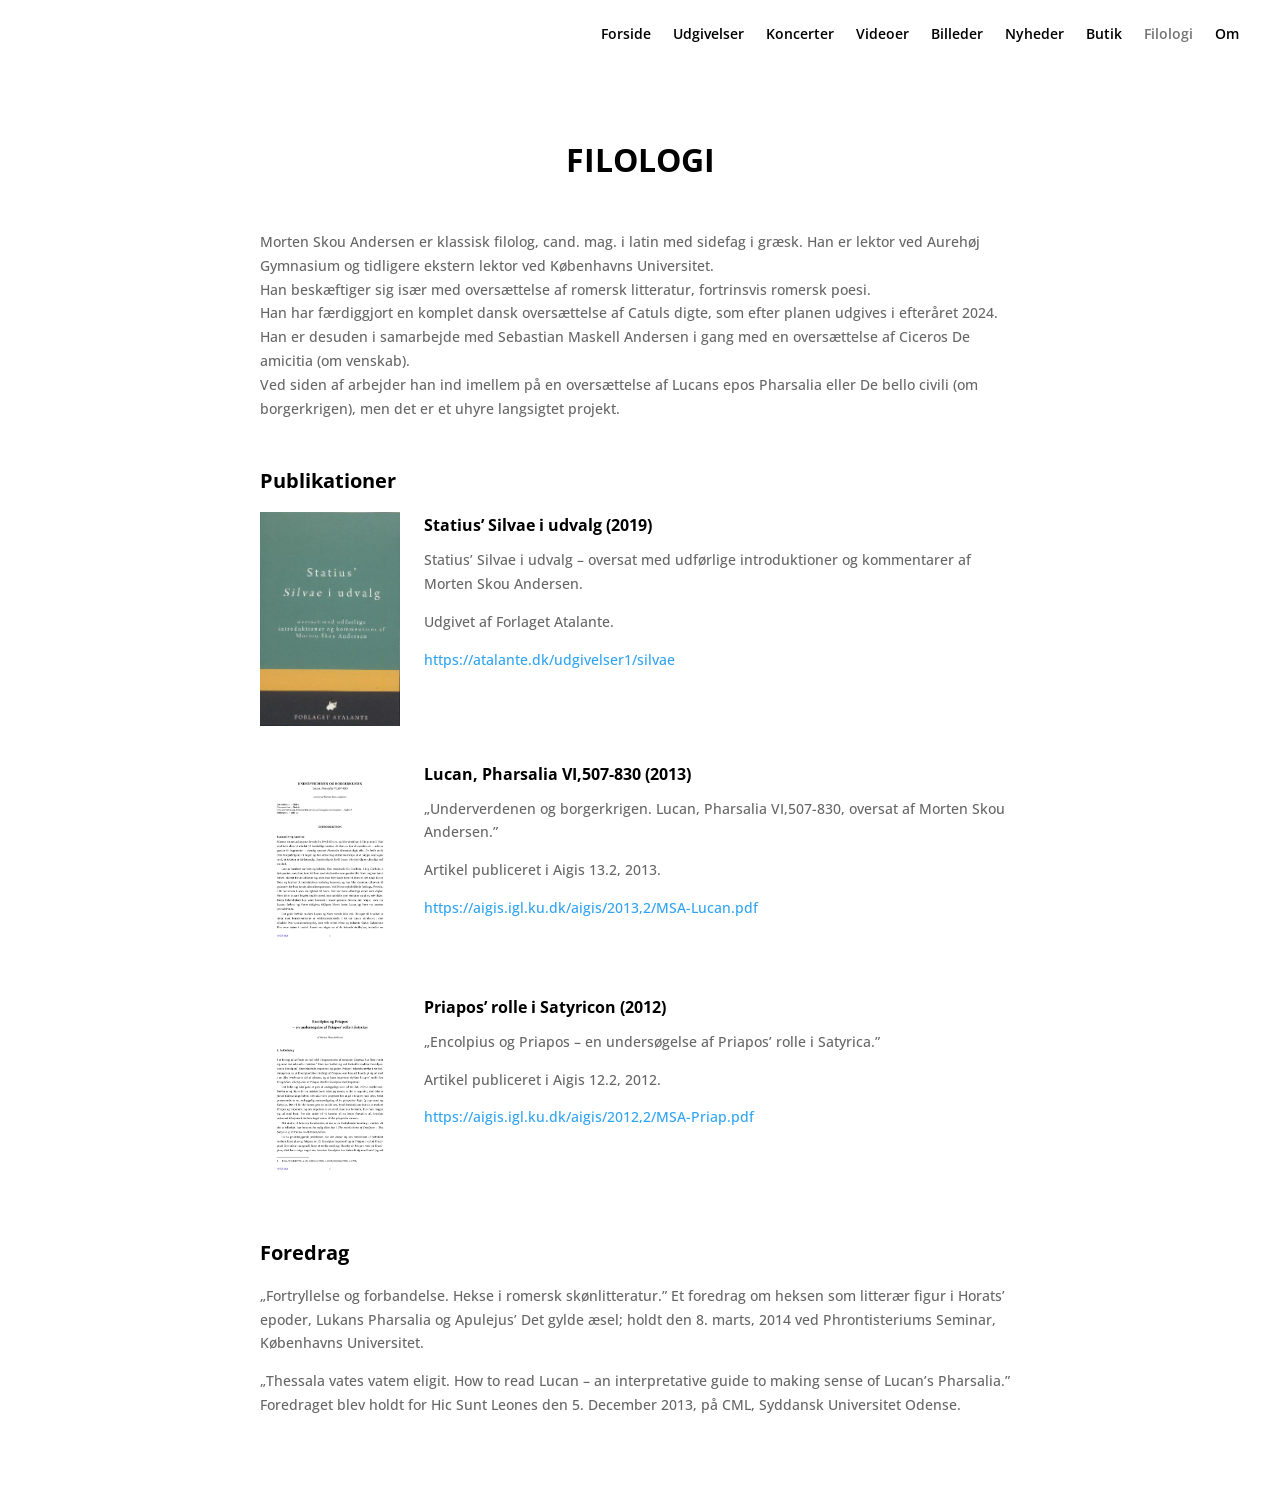
<file: filologi/index.html>
<!DOCTYPE html>
<html lang="da">
<head>
  <meta charset="utf-8">
  <meta name="viewport" content="width=device-width, initial-scale=1">
  <title>Filologi – Morten Skou Andersen</title>
  <link rel="preconnect" href="https://fonts.googleapis.com">
  <link rel="preconnect" href="https://fonts.gstatic.com" crossorigin>
  <link href="https://fonts.googleapis.com/css2?family=Open+Sans:wght@300;400;500;600;700&display=swap" rel="stylesheet">
  <link rel="stylesheet" href="../assets/css/style.css">
</head>
<body class="">
  <header id="site-header">
    <nav>
      <button id="menu-toggle" aria-label="Menu" aria-expanded="false"><span></span><span></span><span></span></button>
      <ul id="top-menu">
          <li><a href="../">Forside</a></li>
          <li><a href="../udgivelser/">Udgivelser</a></li>
          <li><a href="../koncerter/">Koncerter</a></li>
          <li><a href="../videoer/">Videoer</a></li>
          <li><a href="../billeder/">Billeder</a></li>
          <li><a href="../nyheder/">Nyheder</a></li>
          <li><a href="../butik/">Butik</a></li>
          <li class="current"><a href="../filologi/">Filologi</a></li>
          <li><a href="../om/">Om</a></li>
      </ul>
    </nav>
  </header>

  <main class="content narrow">
    <h1 class="page-header">FILOLOGI</h1>
    <p>Morten Skou Andersen er klassisk filolog, cand. mag. i latin med sidefag i græsk. Han er lektor ved Aurehøj Gymnasium og tidligere ekstern lektor ved Københavns Universitet.<br>
    Han beskæftiger sig især med oversættelse af romersk litteratur, fortrinsvis romersk poesi.<br>
    Han har færdiggjort en komplet dansk oversættelse af Catuls digte, som efter planen udgives i efteråret 2024.<br>
    Han er desuden i samarbejde med Sebastian Maskell Andersen i gang med en oversættelse af Ciceros De amicitia (om venskab).<br>
    Ved siden af arbejder han ind imellem på en oversættelse af Lucans epos Pharsalia eller De bello civili (om borgerkrigen), men det er et uhyre langsigtet projekt.</p>

    <h2 class="section-header">Publikationer</h2>

    <div class="pub">
      <img src="../assets/img/filologi/statius.jpeg" alt="Statius' Silvae i udvalg – forside" loading="lazy">
      <div>
        <h3>Statius’ Silvae i udvalg (2019)</h3>
        <p>Statius’ Silvae i udvalg – oversat med udførlige introduktioner og kommentarer af Morten Skou Andersen.</p>
        <p>Udgivet af Forlaget Atalante.</p>
        <p><a href="https://atalante.dk/udgivelser1/silvae">https://atalante.dk/udgivelser1/silvae</a></p>
      </div>
    </div>

    <div class="pub">
      <img src="../assets/img/filologi/lucan.jpg" alt="Lucan-artiklen i Aigis" loading="lazy">
      <div>
        <h3>Lucan, Pharsalia VI,507-830 (2013)</h3>
        <p>„Underverdenen og borgerkrigen. Lucan, Pharsalia VI,507-830, oversat af Morten Skou Andersen.”</p>
        <p>Artikel publiceret i Aigis 13.2, 2013.</p>
        <p><a href="https://aigis.igl.ku.dk/aigis/2013,2/MSA-Lucan.pdf">https://aigis.igl.ku.dk/aigis/2013,2/MSA-Lucan.pdf</a></p>
      </div>
    </div>

    <div class="pub">
      <img src="../assets/img/filologi/satyrica.jpg" alt="Satyrica-artiklen i Aigis" loading="lazy">
      <div>
        <h3>Priapos’ rolle i Satyricon (2012)</h3>
        <p>„Encolpius og Priapos – en undersøgelse af Priapos’ rolle i Satyrica.”</p>
        <p>Artikel publiceret i Aigis 12.2, 2012.</p>
        <p><a href="https://aigis.igl.ku.dk/aigis/2012,2/MSA-Priap.pdf">https://aigis.igl.ku.dk/aigis/2012,2/MSA-Priap.pdf</a></p>
      </div>
    </div>

    <h2 class="section-header">Foredrag</h2>
    <p>„Fortryllelse og forbandelse. Hekse i romersk skønlitteratur.” Et foredrag om heksen som litterær figur i Horats’ epoder, Lukans Pharsalia og Apulejus’ Det gylde æsel; holdt den 8. marts, 2014 ved Phrontisteriums Seminar, Københavns Universitet.</p>
    <p>„Thessala vates vatem eligit. How to read Lucan – an interpretative guide to making sense of Lucan’s Pharsalia.” Foredraget blev holdt for Hic Sunt Leones den 5. December 2013, på CML, Syddansk Universitet Odense.</p>
  </main>

  <script src="../assets/js/main.js"></script>
</body>
</html>
</file>
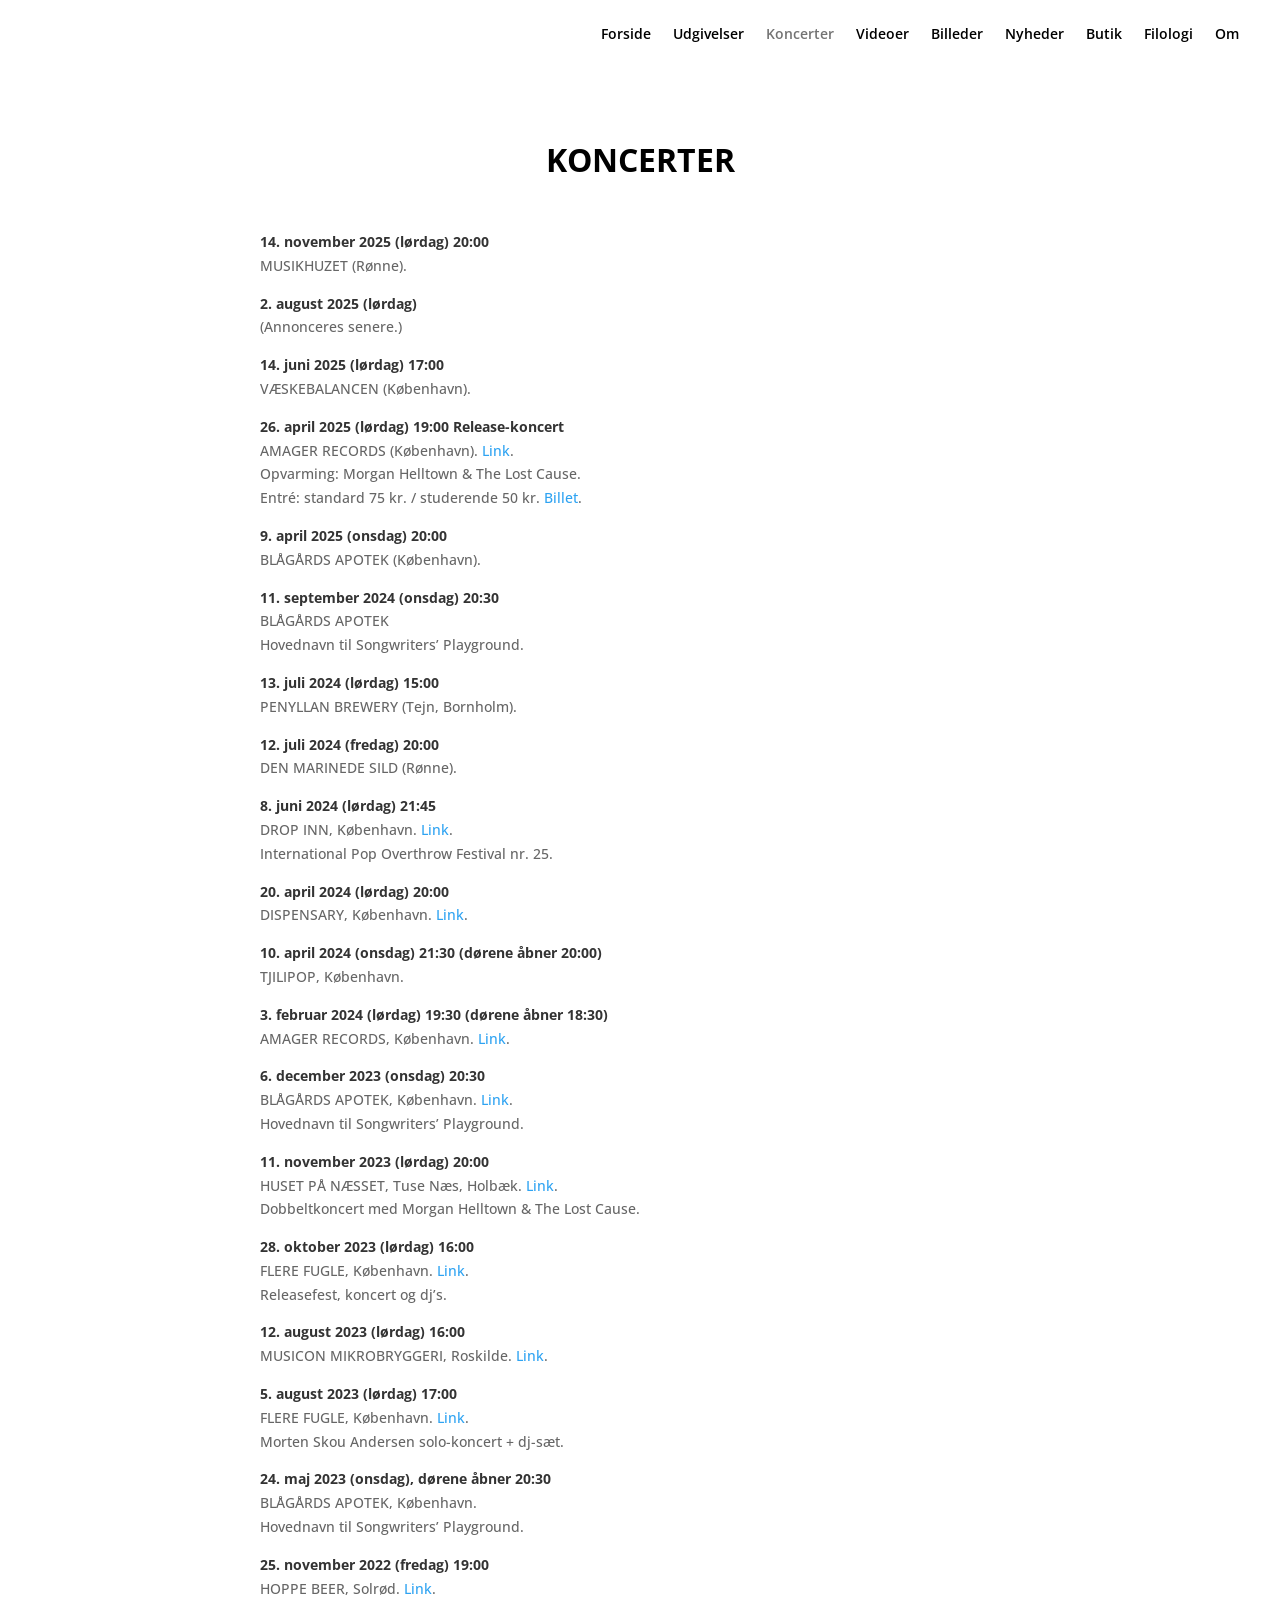
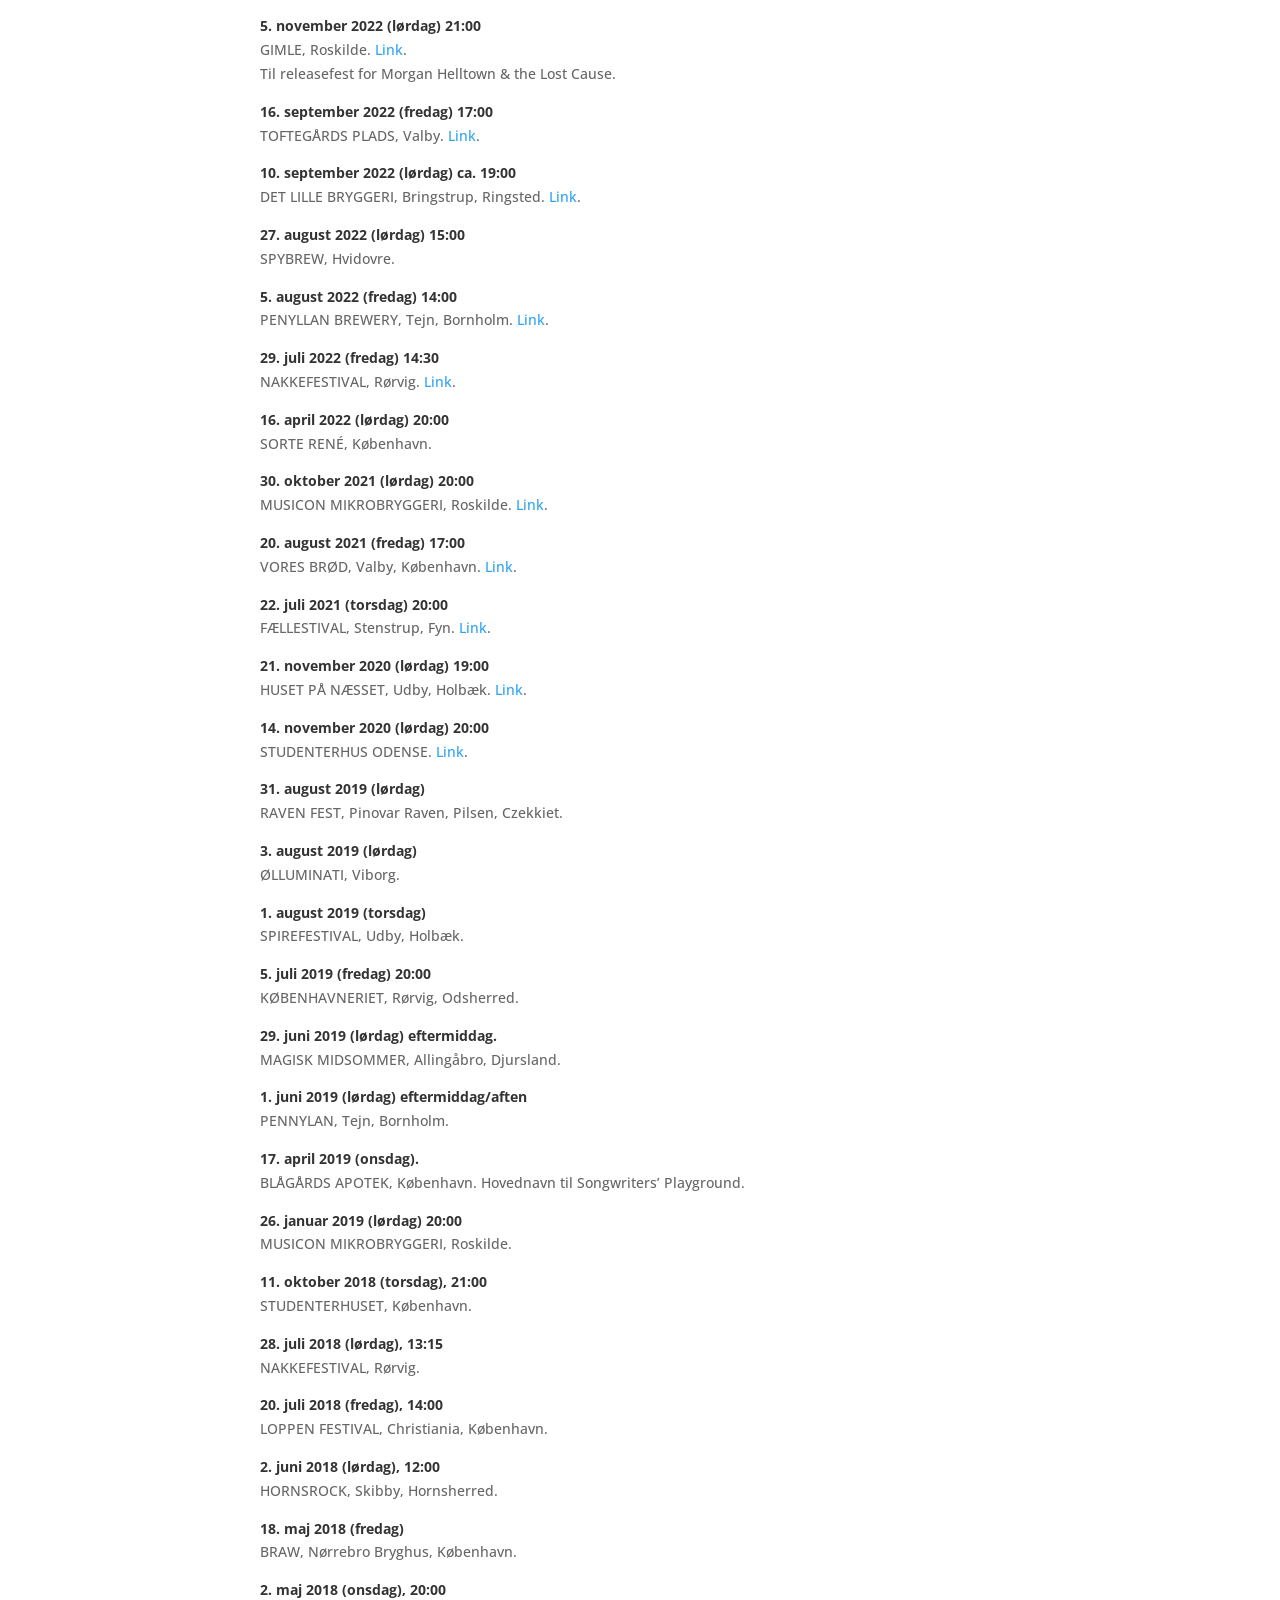
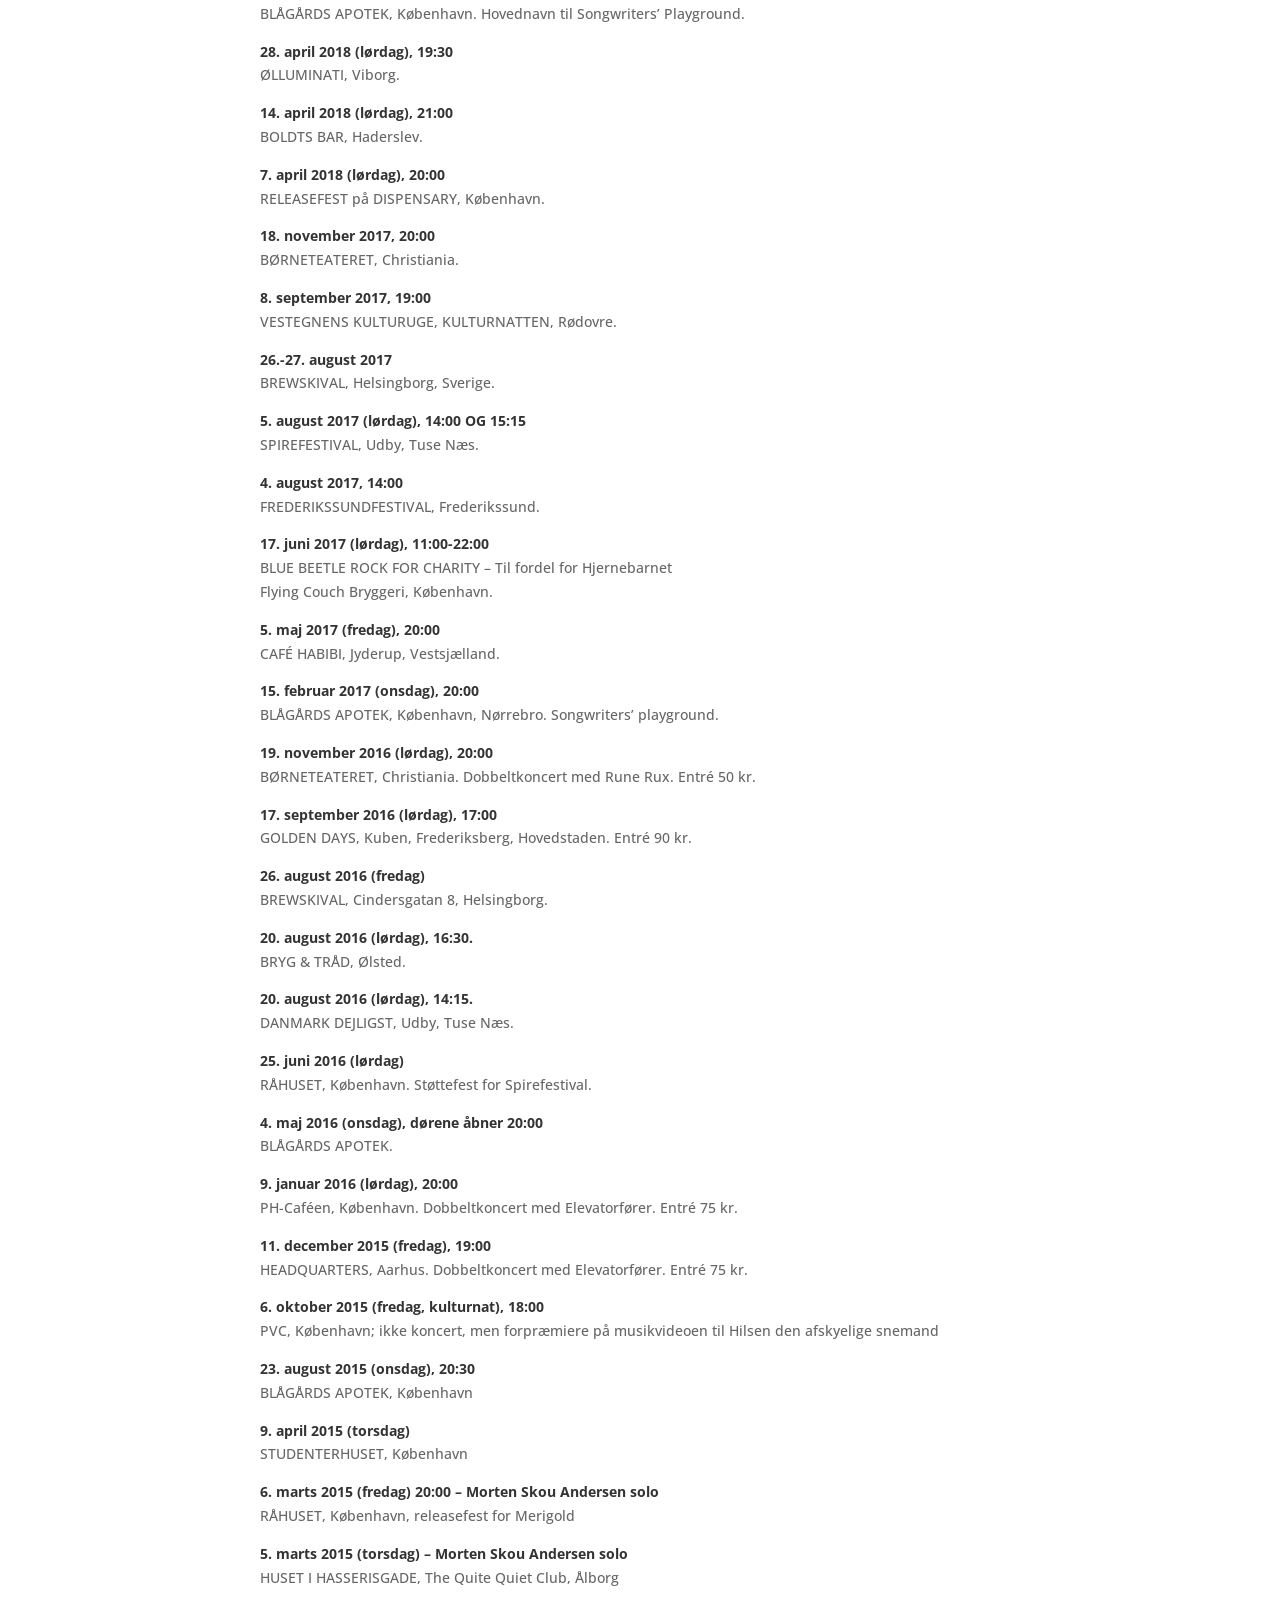
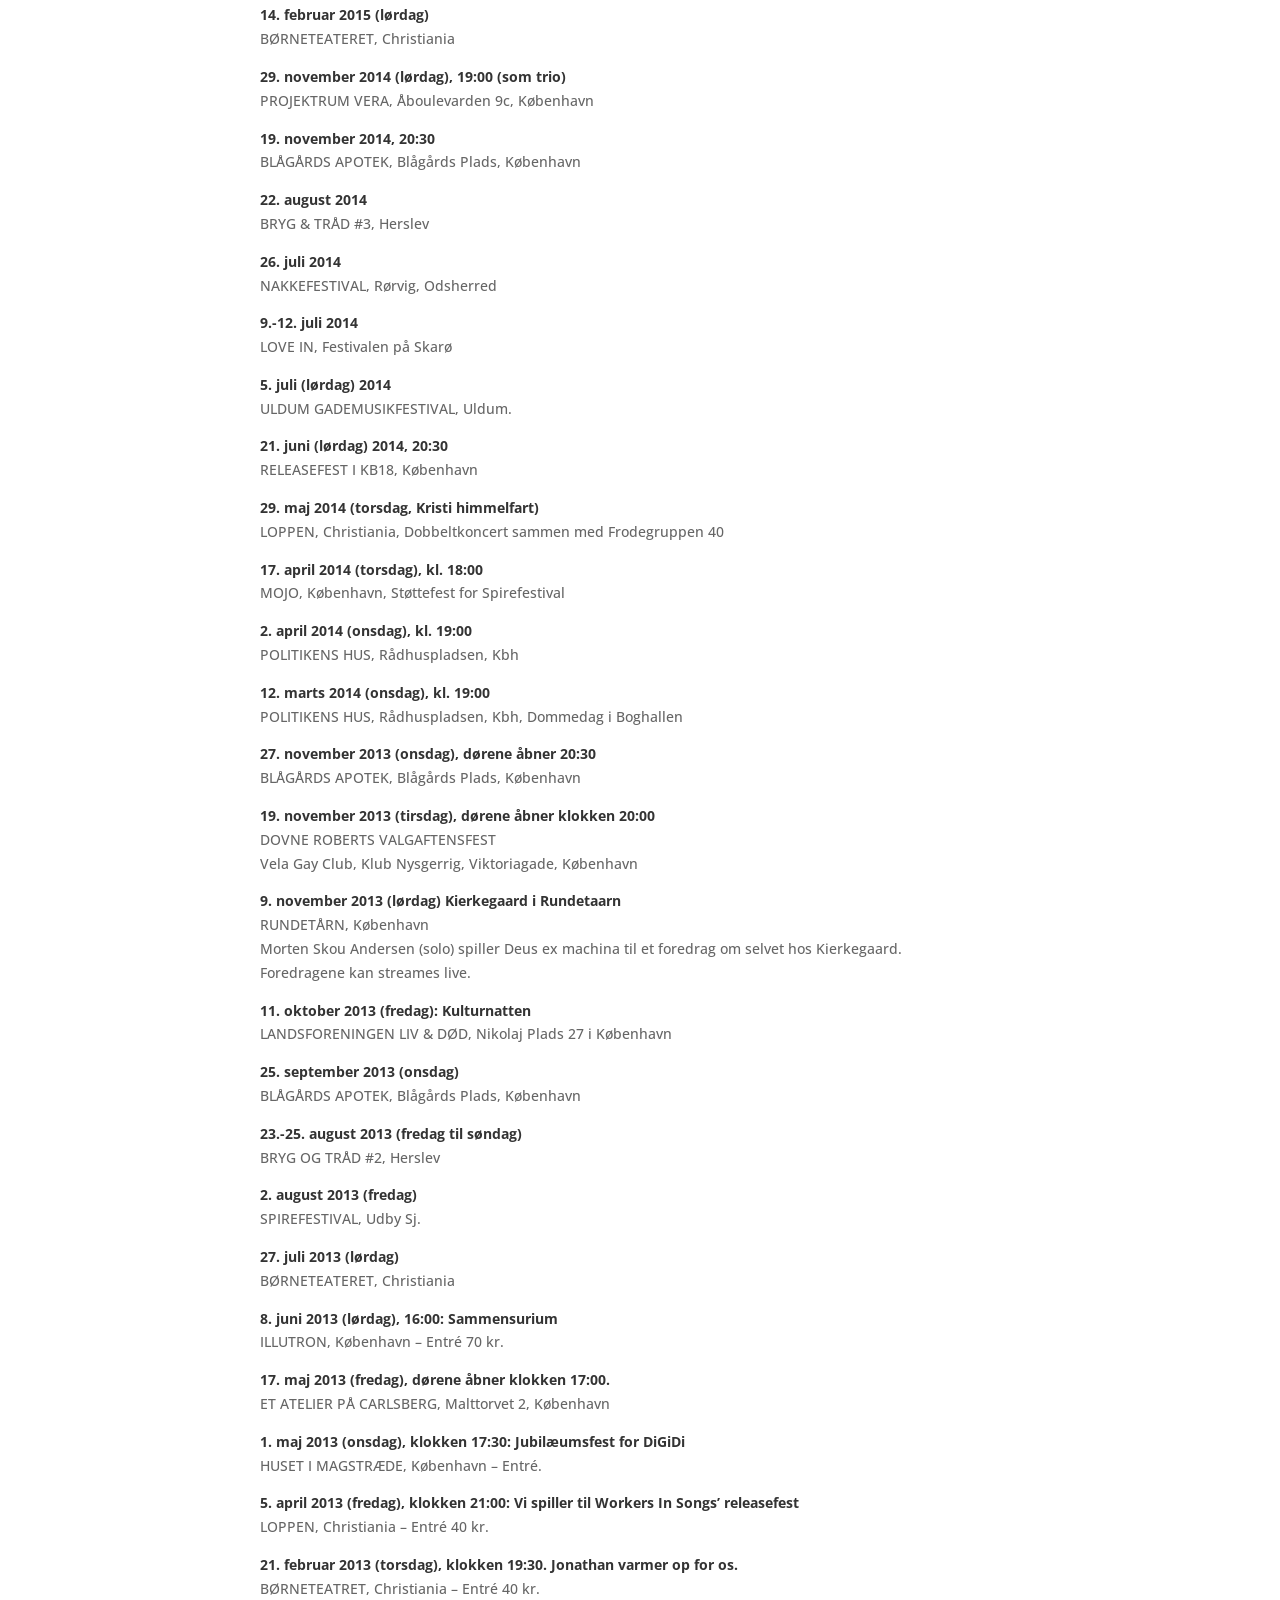
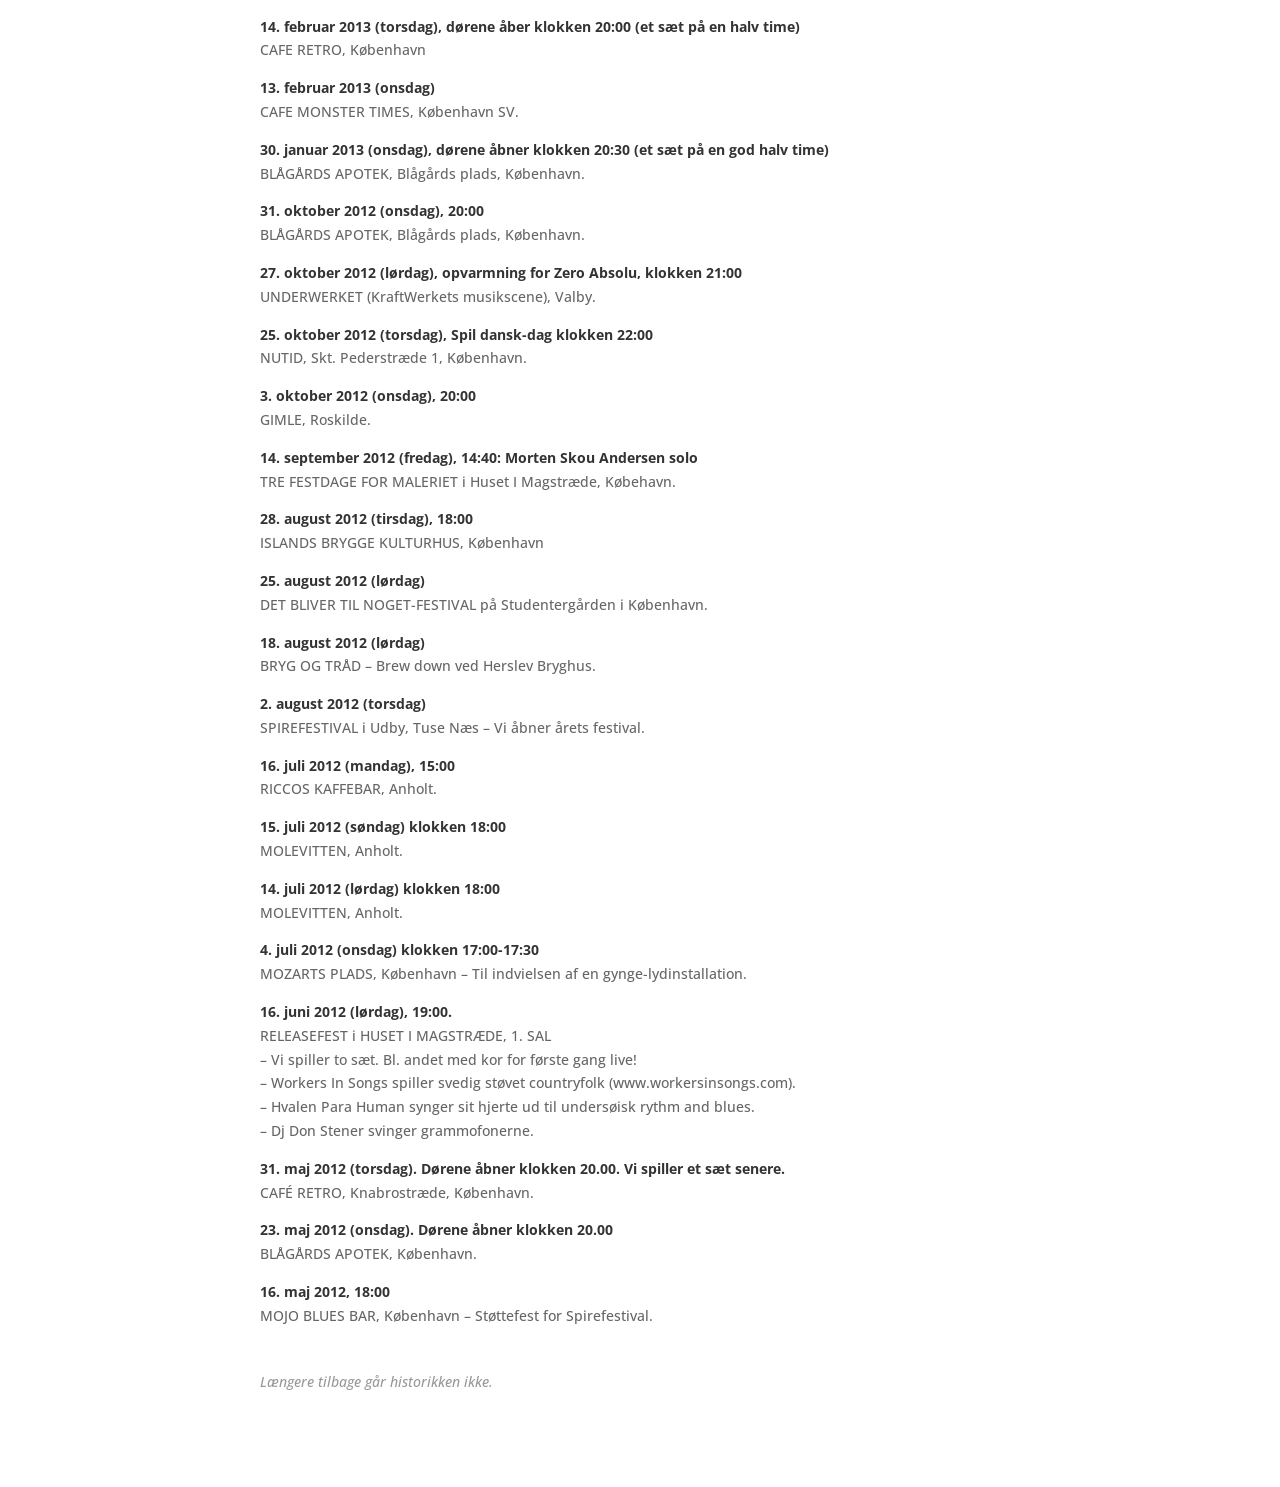
<file: koncerter/index.html>
<!DOCTYPE html>
<html lang="da">
<head>
  <meta charset="utf-8">
  <meta name="viewport" content="width=device-width, initial-scale=1">
  <title>Koncerter – Morten Skou Andersen</title>
  <link rel="preconnect" href="https://fonts.googleapis.com">
  <link rel="preconnect" href="https://fonts.gstatic.com" crossorigin>
  <link href="https://fonts.googleapis.com/css2?family=Open+Sans:wght@300;400;500;600;700&display=swap" rel="stylesheet">
  <link rel="stylesheet" href="../assets/css/style.css">
</head>
<body class="">
  <header id="site-header">
    <nav>
      <button id="menu-toggle" aria-label="Menu" aria-expanded="false"><span></span><span></span><span></span></button>
      <ul id="top-menu">
          <li><a href="../">Forside</a></li>
          <li><a href="../udgivelser/">Udgivelser</a></li>
          <li class="current"><a href="../koncerter/">Koncerter</a></li>
          <li><a href="../videoer/">Videoer</a></li>
          <li><a href="../billeder/">Billeder</a></li>
          <li><a href="../nyheder/">Nyheder</a></li>
          <li><a href="../butik/">Butik</a></li>
          <li><a href="../filologi/">Filologi</a></li>
          <li><a href="../om/">Om</a></li>
      </ul>
    </nav>
  </header>

  <main class="content narrow">
    <h1 class="page-header">KONCERTER</h1>
      <p class="gig"><span class="gig-date">14. november 2025 (lørdag) 20:00</span><br>MUSIKHUZET (Rønne).</p>
      <p class="gig"><span class="gig-date">2. august 2025 (lørdag)</span><br>(Annonceres senere.)</p>
      <p class="gig"><span class="gig-date">14. juni 2025 (lørdag) 17:00</span><br>VÆSKEBALANCEN (København).</p>
      <p class="gig"><span class="gig-date">26. april 2025 (lørdag) 19:00 Release-koncert</span><br>AMAGER RECORDS (København). <a href="https://www.facebook.com/events/594086966808934">Link</a>.<br>Opvarming: Morgan Helltown &amp; The Lost Cause.<br>Entré: standard 75 kr. / studerende 50 kr. <a href="https://www.place2book.com/da/sw2/sales/a9bbzb395e">Billet</a>.</p>
      <p class="gig"><span class="gig-date">9. april 2025 (onsdag) 20:00</span><br>BLÅGÅRDS APOTEK (København).</p>
      <p class="gig"><span class="gig-date">11. september 2024 (onsdag) 20:30</span><br>BLÅGÅRDS APOTEK<br>Hovednavn til Songwriters’ Playground.</p>
      <p class="gig"><span class="gig-date">13. juli 2024 (lørdag) 15:00</span><br>PENYLLAN BREWERY (Tejn, Bornholm).</p>
      <p class="gig"><span class="gig-date">12. juli 2024 (fredag) 20:00</span><br>DEN MARINEDE SILD (Rønne).</p>
      <p class="gig"><span class="gig-date">8. juni 2024 (lørdag) 21:45</span><br>DROP INN, København. <a href="https://www.facebook.com/events/401818526138355/">Link</a>.<br>International Pop Overthrow Festival nr. 25.</p>
      <p class="gig"><span class="gig-date">20. april 2024 (lørdag) 20:00</span><br>DISPENSARY, København. <a href="https://www.facebook.com/events/334947452886070">Link</a>.</p>
      <p class="gig"><span class="gig-date">10. april 2024 (onsdag) 21:30 (dørene åbner 20:00)</span><br>TJILIPOP, København.</p>
      <p class="gig"><span class="gig-date">3. februar 2024 (lørdag) 19:30 (dørene åbner 18:30)</span><br>AMAGER RECORDS, København. <a href="https://www.facebook.com/events/871533354296428">Link</a>.</p>
      <p class="gig"><span class="gig-date">6. december 2023 (onsdag) 20:30</span><br>BLÅGÅRDS APOTEK, København. <a href="https://www.facebook.com/events/270500582503382/270500635836710/">Link</a>.<br>Hovednavn til Songwriters’ Playground.</p>
      <p class="gig"><span class="gig-date">11. november 2023 (lørdag) 20:00</span><br>HUSET PÅ NÆSSET, Tuse Næs, Holbæk. <a href="https://www.facebook.com/events/820741866193503">Link</a>.<br>Dobbeltkoncert med Morgan Helltown &amp; The Lost Cause.</p>
      <p class="gig"><span class="gig-date">28. oktober 2023 (lørdag) 16:00</span><br>FLERE FUGLE, København. <a href="https://www.facebook.com/events/2046716045685171">Link</a>.<br>Releasefest, koncert og dj’s.</p>
      <p class="gig"><span class="gig-date">12. august 2023 (lørdag) 16:00</span><br>MUSICON MIKROBRYGGERI, Roskilde. <a href="https://www.facebook.com/events/932197757908577">Link</a>.</p>
      <p class="gig"><span class="gig-date">5. august 2023 (lørdag) 17:00</span><br>FLERE FUGLE, København. <a href="https://www.facebook.com/events/1268818000420705">Link</a>.<br>Morten Skou Andersen solo-koncert + dj-sæt.</p>
      <p class="gig"><span class="gig-date">24. maj 2023 (onsdag), dørene åbner 20:30</span><br>BLÅGÅRDS APOTEK, København.<br>Hovednavn til Songwriters’ Playground.</p>
      <p class="gig"><span class="gig-date">25. november 2022 (fredag) 19:00</span><br>HOPPE BEER, Solrød. <a href="https://www.facebook.com/events/5598349876874860">Link</a>.</p>
      <p class="gig"><span class="gig-date">5. november 2022 (lørdag) 21:00</span><br>GIMLE, Roskilde. <a href="https://www.facebook.com/events/487998619964740">Link</a>.<br>Til releasefest for Morgan Helltown &amp; the Lost Cause.</p>
      <p class="gig"><span class="gig-date">16. september 2022 (fredag) 17:00</span><br>TOFTEGÅRDS PLADS, Valby. <a href="https://www.facebook.com/events/647789813424371">Link</a>.</p>
      <p class="gig"><span class="gig-date">10. september 2022 (lørdag) ca. 19:00</span><br>DET LILLE BRYGGERI, Bringstrup, Ringsted. <a href="https://www.facebook.com/events/597076295166336">Link</a>.</p>
      <p class="gig"><span class="gig-date">27. august 2022 (lørdag) 15:00</span><br>SPYBREW, Hvidovre.</p>
      <p class="gig"><span class="gig-date">5. august 2022 (fredag) 14:00</span><br>PENYLLAN BREWERY, Tejn, Bornholm. <a href="https://penyllan.com/events/">Link</a>.</p>
      <p class="gig"><span class="gig-date">29. juli 2022 (fredag) 14:30</span><br>NAKKEFESTIVAL, Rørvig. <a href="https://www.facebook.com/OfficielNakkefestival">Link</a>.</p>
      <p class="gig"><span class="gig-date">16. april 2022 (lørdag) 20:00</span><br>SORTE RENÉ, København.</p>
      <p class="gig"><span class="gig-date">30. oktober 2021 (lørdag) 20:00</span><br>MUSICON MIKROBRYGGERI, Roskilde. <a href="https://www.facebook.com/events/905922953686900">Link</a>.</p>
      <p class="gig"><span class="gig-date">20. august 2021 (fredag) 17:00</span><br>VORES BRØD, Valby, København. <a href="https://www.facebook.com/events/548421019634392">Link</a>.</p>
      <p class="gig"><span class="gig-date">22. juli 2021 (torsdag) 20:00</span><br>FÆLLESTIVAL, Stenstrup, Fyn. <a href="https://faellestival.dk/wp/program-2021/">Link</a>.</p>
      <p class="gig"><span class="gig-date">21. november 2020 (lørdag) 19:00</span><br>HUSET PÅ NÆSSET, Udby, Holbæk. <a href="https://www.facebook.com/events/386510179416042/">Link</a>.</p>
      <p class="gig"><span class="gig-date">14. november 2020 (lørdag) 20:00</span><br>STUDENTERHUS ODENSE. <a href="https://www.facebook.com/events/2976426032452138/">Link</a>.</p>
      <p class="gig"><span class="gig-date">31. august 2019 (lørdag)</span><br>RAVEN FEST, Pinovar Raven, Pilsen, Czekkiet.</p>
      <p class="gig"><span class="gig-date">3. august 2019 (lørdag)</span><br>ØLLUMINATI, Viborg.</p>
      <p class="gig"><span class="gig-date">1. august 2019 (torsdag)</span><br>SPIREFESTIVAL, Udby, Holbæk.</p>
      <p class="gig"><span class="gig-date">5. juli 2019 (fredag) 20:00</span><br>KØBENHAVNERIET, Rørvig, Odsherred.</p>
      <p class="gig"><span class="gig-date">29. juni 2019 (lørdag) eftermiddag.</span><br>MAGISK MIDSOMMER, Allingåbro, Djursland.</p>
      <p class="gig"><span class="gig-date">1. juni 2019 (lørdag) eftermiddag/aften</span><br>PENNYLAN, Tejn, Bornholm.</p>
      <p class="gig"><span class="gig-date">17. april 2019 (onsdag).</span><br>BLÅGÅRDS APOTEK, København. Hovednavn til Songwriters’ Playground.</p>
      <p class="gig"><span class="gig-date">26. januar 2019 (lørdag) 20:00</span><br>MUSICON MIKROBRYGGERI, Roskilde.</p>
      <p class="gig"><span class="gig-date">11. oktober 2018 (torsdag), 21:00</span><br>STUDENTERHUSET, København.</p>
      <p class="gig"><span class="gig-date">28. juli 2018 (lørdag), 13:15</span><br>NAKKEFESTIVAL, Rørvig.</p>
      <p class="gig"><span class="gig-date">20. juli 2018 (fredag), 14:00</span><br>LOPPEN FESTIVAL, Christiania, København.</p>
      <p class="gig"><span class="gig-date">2. juni 2018 (lørdag), 12:00</span><br>HORNSROCK, Skibby, Hornsherred.</p>
      <p class="gig"><span class="gig-date">18. maj 2018 (fredag)</span><br>BRAW, Nørrebro Bryghus, København.</p>
      <p class="gig"><span class="gig-date">2. maj 2018 (onsdag), 20:00</span><br>BLÅGÅRDS APOTEK, København. Hovednavn til Songwriters’ Playground.</p>
      <p class="gig"><span class="gig-date">28. april 2018 (lørdag), 19:30</span><br>ØLLUMINATI, Viborg.</p>
      <p class="gig"><span class="gig-date">14. april 2018 (lørdag), 21:00</span><br>BOLDTS BAR, Haderslev.</p>
      <p class="gig"><span class="gig-date">7. april 2018 (lørdag), 20:00</span><br>RELEASEFEST på DISPENSARY, København.</p>
      <p class="gig"><span class="gig-date">18. november 2017, 20:00</span><br>BØRNETEATERET, Christiania.</p>
      <p class="gig"><span class="gig-date">8. september 2017, 19:00</span><br>VESTEGNENS KULTURUGE, KULTURNATTEN, Rødovre.</p>
      <p class="gig"><span class="gig-date">26.-27. august 2017</span><br>BREWSKIVAL, Helsingborg, Sverige.</p>
      <p class="gig"><span class="gig-date">5. august 2017 (lørdag), 14:00 OG 15:15</span><br>SPIREFESTIVAL, Udby, Tuse Næs.</p>
      <p class="gig"><span class="gig-date">4. august 2017, 14:00</span><br>FREDERIKSSUNDFESTIVAL, Frederikssund.</p>
      <p class="gig"><span class="gig-date">17. juni 2017 (lørdag), 11:00-22:00</span><br>BLUE BEETLE ROCK FOR CHARITY – Til fordel for Hjernebarnet<br>Flying Couch Bryggeri, København.</p>
      <p class="gig"><span class="gig-date">5. maj 2017 (fredag), 20:00</span><br>CAFÉ HABIBI, Jyderup, Vestsjælland.</p>
      <p class="gig"><span class="gig-date">15. februar 2017 (onsdag), 20:00</span><br>BLÅGÅRDS APOTEK, København, Nørrebro. Songwriters’ playground.</p>
      <p class="gig"><span class="gig-date">19. november 2016 (lørdag), 20:00</span><br>BØRNETEATERET, Christiania. Dobbeltkoncert med Rune Rux. Entré 50 kr.</p>
      <p class="gig"><span class="gig-date">17. september 2016 (lørdag), 17:00</span><br>GOLDEN DAYS, Kuben, Frederiksberg, Hovedstaden. Entré 90 kr.</p>
      <p class="gig"><span class="gig-date">26. august 2016 (fredag)</span><br>BREWSKIVAL, Cindersgatan 8, Helsingborg.</p>
      <p class="gig"><span class="gig-date">20. august 2016 (lørdag), 16:30.</span><br>BRYG &amp; TRÅD, Ølsted.</p>
      <p class="gig"><span class="gig-date">20. august 2016 (lørdag), 14:15.</span><br>DANMARK DEJLIGST, Udby, Tuse Næs.</p>
      <p class="gig"><span class="gig-date">25. juni 2016 (lørdag)</span><br>RÅHUSET, København. Støttefest for Spirefestival.</p>
      <p class="gig"><span class="gig-date">4. maj 2016 (onsdag), dørene åbner 20:00</span><br>BLÅGÅRDS APOTEK.</p>
      <p class="gig"><span class="gig-date">9. januar 2016 (lørdag), 20:00</span><br>PH-Caféen, København. Dobbeltkoncert med Elevatorfører. Entré 75 kr.</p>
      <p class="gig"><span class="gig-date">11. december 2015 (fredag), 19:00</span><br>HEADQUARTERS, Aarhus. Dobbeltkoncert med Elevatorfører. Entré 75 kr.</p>
      <p class="gig"><span class="gig-date">6. oktober 2015 (fredag, kulturnat), 18:00</span><br>PVC, København; ikke koncert, men forpræmiere på musikvideoen til Hilsen den afskyelige snemand</p>
      <p class="gig"><span class="gig-date">23. august 2015 (onsdag), 20:30</span><br>BLÅGÅRDS APOTEK, København</p>
      <p class="gig"><span class="gig-date">9. april 2015 (torsdag)</span><br>STUDENTERHUSET, København</p>
      <p class="gig"><span class="gig-date">6. marts 2015 (fredag) 20:00 – Morten Skou Andersen solo</span><br>RÅHUSET, København, releasefest for Merigold</p>
      <p class="gig"><span class="gig-date">5. marts 2015 (torsdag) – Morten Skou Andersen solo</span><br>HUSET I HASSERISGADE, The Quite Quiet Club, Ålborg</p>
      <p class="gig"><span class="gig-date">14. februar 2015 (lørdag)</span><br>BØRNETEATERET, Christiania</p>
      <p class="gig"><span class="gig-date">29. november 2014 (lørdag), 19:00 (som trio)</span><br>PROJEKTRUM VERA, Åboulevarden 9c, København</p>
      <p class="gig"><span class="gig-date">19. november 2014, 20:30</span><br>BLÅGÅRDS APOTEK, Blågårds Plads, København</p>
      <p class="gig"><span class="gig-date">22. august 2014</span><br>BRYG &amp; TRÅD #3, Herslev</p>
      <p class="gig"><span class="gig-date">26. juli 2014</span><br>NAKKEFESTIVAL, Rørvig, Odsherred</p>
      <p class="gig"><span class="gig-date">9.-12. juli 2014</span><br>LOVE IN, Festivalen på Skarø</p>
      <p class="gig"><span class="gig-date">5. juli (lørdag) 2014</span><br>ULDUM GADEMUSIKFESTIVAL, Uldum.</p>
      <p class="gig"><span class="gig-date">21. juni (lørdag) 2014, 20:30</span><br>RELEASEFEST I KB18, København</p>
      <p class="gig"><span class="gig-date">29. maj 2014 (torsdag, Kristi himmelfart)</span><br>LOPPEN, Christiania, Dobbeltkoncert sammen med Frodegruppen 40</p>
      <p class="gig"><span class="gig-date">17. april 2014 (torsdag), kl. 18:00</span><br>MOJO, København, Støttefest for Spirefestival</p>
      <p class="gig"><span class="gig-date">2. april 2014 (onsdag), kl. 19:00</span><br>POLITIKENS HUS, Rådhuspladsen, Kbh</p>
      <p class="gig"><span class="gig-date">12. marts 2014 (onsdag), kl. 19:00</span><br>POLITIKENS HUS, Rådhuspladsen, Kbh, Dommedag i Boghallen</p>
      <p class="gig"><span class="gig-date">27. november 2013 (onsdag), dørene åbner 20:30</span><br>BLÅGÅRDS APOTEK, Blågårds Plads, København</p>
      <p class="gig"><span class="gig-date">19. november 2013 (tirsdag), dørene åbner klokken 20:00</span><br>DOVNE ROBERTS VALGAFTENSFEST<br>Vela Gay Club, Klub Nysgerrig, Viktoriagade, København</p>
      <p class="gig"><span class="gig-date">9. november 2013 (lørdag) Kierkegaard i Rundetaarn</span><br>RUNDETÅRN, København<br>Morten Skou Andersen (solo) spiller Deus ex machina til et foredrag om selvet hos Kierkegaard.<br>Foredragene kan streames live.</p>
      <p class="gig"><span class="gig-date">11. oktober 2013 (fredag): Kulturnatten</span><br>LANDSFORENINGEN LIV &amp; DØD, Nikolaj Plads 27 i København</p>
      <p class="gig"><span class="gig-date">25. september 2013 (onsdag)</span><br>BLÅGÅRDS APOTEK, Blågårds Plads, København</p>
      <p class="gig"><span class="gig-date">23.-25. august 2013 (fredag til søndag)</span><br>BRYG OG TRÅD #2, Herslev</p>
      <p class="gig"><span class="gig-date">2. august 2013 (fredag)</span><br>SPIREFESTIVAL, Udby Sj.</p>
      <p class="gig"><span class="gig-date">27. juli 2013 (lørdag)</span><br>BØRNETEATERET, Christiania</p>
      <p class="gig"><span class="gig-date">8. juni 2013 (lørdag), 16:00: Sammensurium</span><br>ILLUTRON, København – Entré 70 kr.</p>
      <p class="gig"><span class="gig-date">17. maj 2013 (fredag), dørene åbner klokken 17:00.</span><br>ET ATELIER PÅ CARLSBERG, Malttorvet 2, København</p>
      <p class="gig"><span class="gig-date">1. maj 2013 (onsdag), klokken 17:30: Jubilæumsfest for DiGiDi</span><br>HUSET I MAGSTRÆDE, København – Entré.</p>
      <p class="gig"><span class="gig-date">5. april 2013 (fredag), klokken 21:00: Vi spiller til Workers In Songs’ releasefest</span><br>LOPPEN, Christiania – Entré 40 kr.</p>
      <p class="gig"><span class="gig-date">21. februar 2013 (torsdag), klokken 19:30. Jonathan varmer op for os.</span><br>BØRNETEATRET, Christiania – Entré 40 kr.</p>
      <p class="gig"><span class="gig-date">14. februar 2013 (torsdag), dørene åber klokken 20:00 (et sæt på en halv time)</span><br>CAFE RETRO, København</p>
      <p class="gig"><span class="gig-date">13. februar 2013 (onsdag)</span><br>CAFE MONSTER TIMES, København SV.</p>
      <p class="gig"><span class="gig-date">30. januar 2013 (onsdag), dørene åbner klokken 20:30 (et sæt på en god halv time)</span><br>BLÅGÅRDS APOTEK, Blågårds plads, København.</p>
      <p class="gig"><span class="gig-date">31. oktober 2012 (onsdag), 20:00</span><br>BLÅGÅRDS APOTEK, Blågårds plads, København.</p>
      <p class="gig"><span class="gig-date">27. oktober 2012 (lørdag), opvarmning for Zero Absolu, klokken 21:00</span><br>UNDERWERKET (KraftWerkets musikscene), Valby.</p>
      <p class="gig"><span class="gig-date">25. oktober 2012 (torsdag), Spil dansk-dag klokken 22:00</span><br>NUTID, Skt. Pederstræde 1, København.</p>
      <p class="gig"><span class="gig-date">3. oktober 2012 (onsdag), 20:00</span><br>GIMLE, Roskilde.</p>
      <p class="gig"><span class="gig-date">14. september 2012 (fredag), 14:40: Morten Skou Andersen solo</span><br>TRE FESTDAGE FOR MALERIET i Huset I Magstræde, Købehavn.</p>
      <p class="gig"><span class="gig-date">28. august 2012 (tirsdag), 18:00</span><br>ISLANDS BRYGGE KULTURHUS, København</p>
      <p class="gig"><span class="gig-date">25. august 2012 (lørdag)</span><br>DET BLIVER TIL NOGET-FESTIVAL på Studentergården i København.</p>
      <p class="gig"><span class="gig-date">18. august 2012 (lørdag)</span><br>BRYG OG TRÅD – Brew down ved Herslev Bryghus.</p>
      <p class="gig"><span class="gig-date">2. august 2012 (torsdag)</span><br>SPIREFESTIVAL i Udby, Tuse Næs – Vi åbner årets festival.</p>
      <p class="gig"><span class="gig-date">16. juli 2012 (mandag), 15:00</span><br>RICCOS KAFFEBAR, Anholt.</p>
      <p class="gig"><span class="gig-date">15. juli 2012 (søndag) klokken 18:00</span><br>MOLEVITTEN, Anholt.</p>
      <p class="gig"><span class="gig-date">14. juli 2012 (lørdag) klokken 18:00</span><br>MOLEVITTEN, Anholt.</p>
      <p class="gig"><span class="gig-date">4. juli 2012 (onsdag) klokken 17:00-17:30</span><br>MOZARTS PLADS, København – Til indvielsen af en gynge-lydinstallation.</p>
      <p class="gig"><span class="gig-date">16. juni 2012 (lørdag), 19:00.</span><br>RELEASEFEST i HUSET I MAGSTRÆDE, 1. SAL<br>– Vi spiller to sæt. Bl. andet med kor for første gang live!<br>– Workers In Songs spiller svedig støvet countryfolk (www.workersinsongs.com).<br>– Hvalen Para Human synger sit hjerte ud til undersøisk rythm and blues.<br>– Dj Don Stener svinger grammofonerne.</p>
      <p class="gig"><span class="gig-date">31. maj 2012 (torsdag). Dørene åbner klokken 20.00. Vi spiller et sæt senere.</span><br>CAFÉ RETRO, Knabrostræde, København.</p>
      <p class="gig"><span class="gig-date">23. maj 2012 (onsdag). Dørene åbner klokken 20.00</span><br>BLÅGÅRDS APOTEK, København.</p>
      <p class="gig"><span class="gig-date">16. maj 2012, 18:00</span><br>MOJO BLUES BAR, København – Støttefest for Spirefestival.</p>
    <p class="gig-end"><em>Længere tilbage går historikken ikke.</em></p>
  </main>

  <script src="../assets/js/main.js"></script>
</body>
</html>
</file>
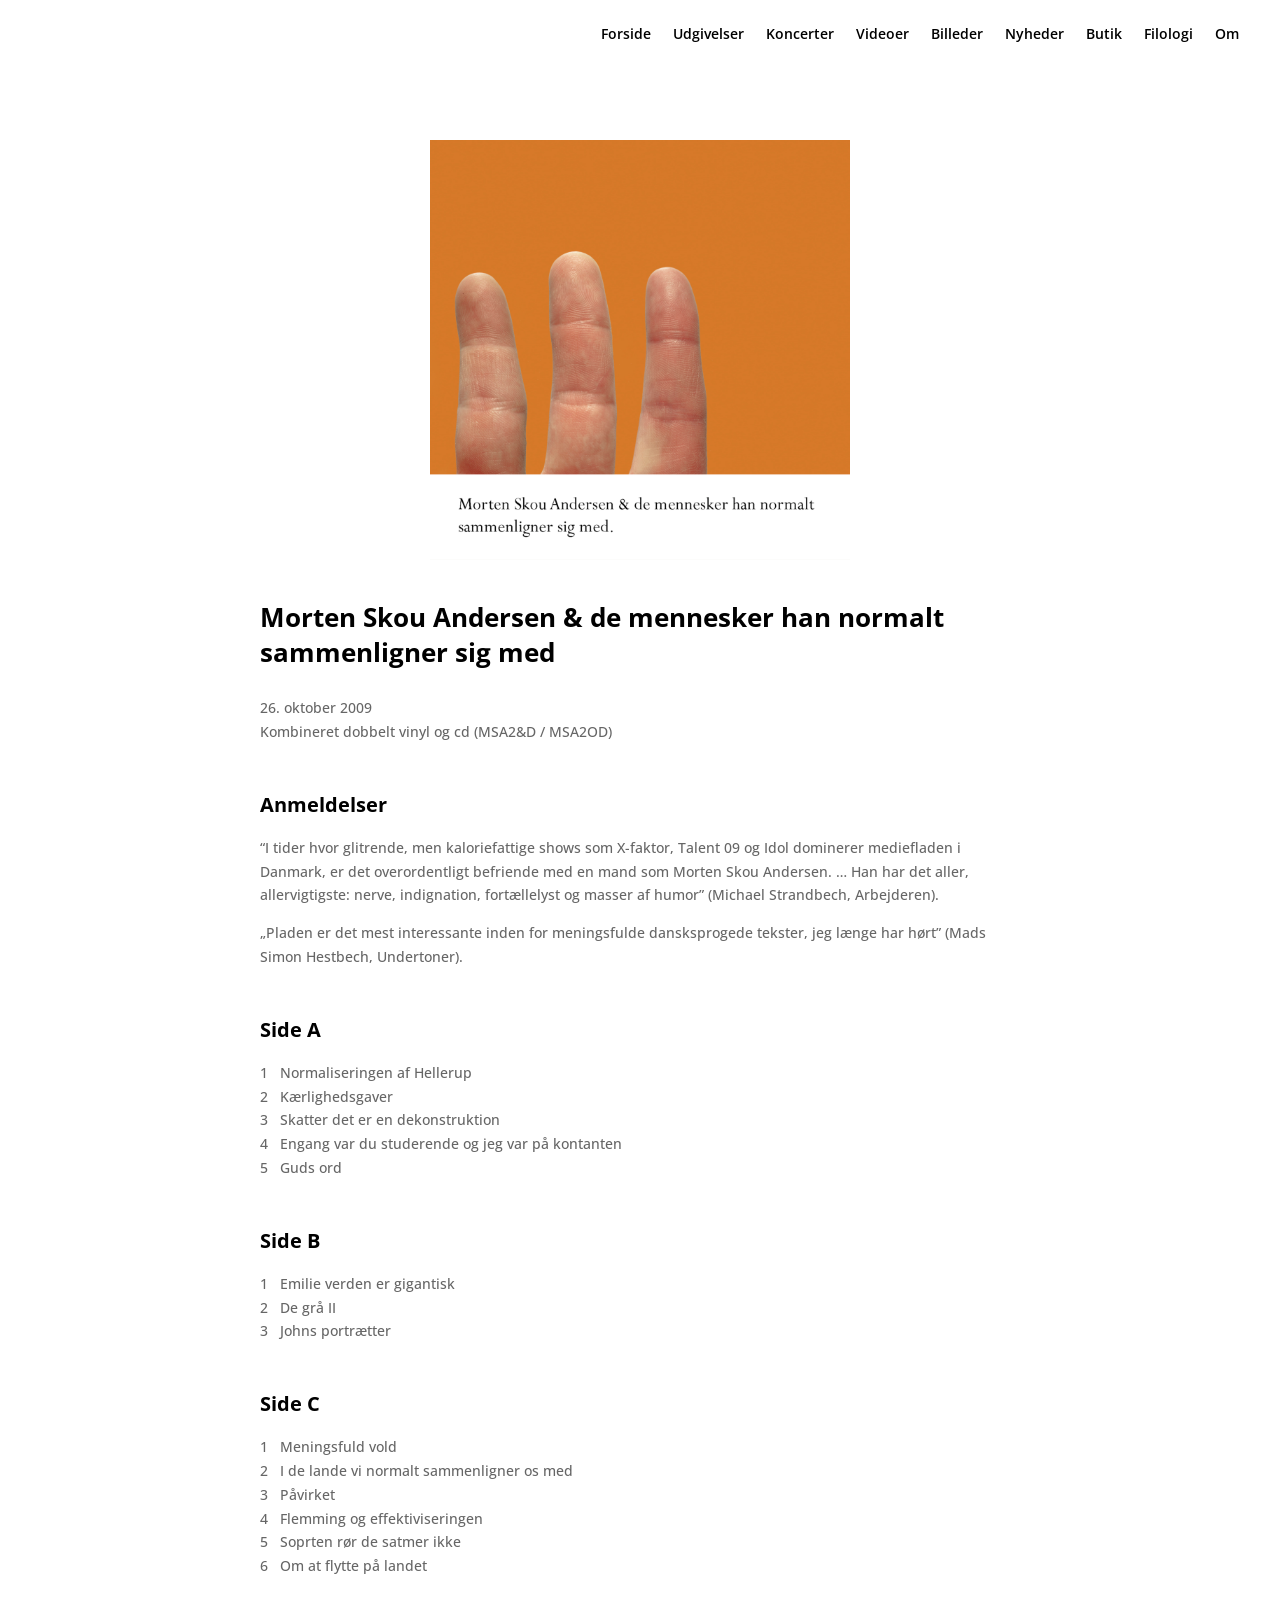
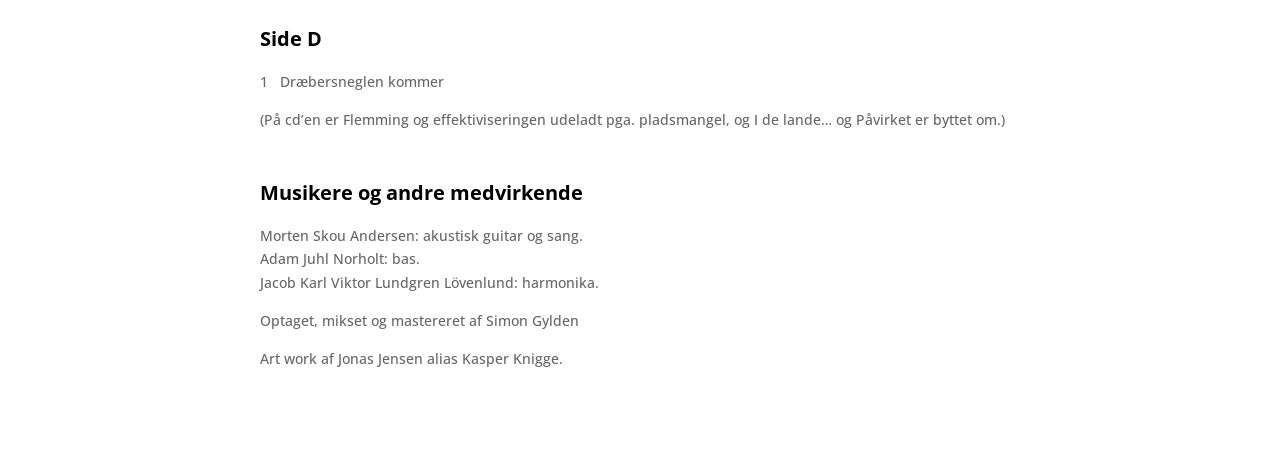
<file: morten-skou-andersen-de-mennesker-han-normalt-sammenligner-sig-med-den-orange-plade/index.html>
<!DOCTYPE html>
<html lang="da">
<head>
  <meta charset="utf-8">
  <meta name="viewport" content="width=device-width, initial-scale=1">
  <title>Morten Skou Andersen & de mennesker han normalt sammenligner sig med (den orange plade) – Morten Skou Andersen</title>
  <link rel="preconnect" href="https://fonts.googleapis.com">
  <link rel="preconnect" href="https://fonts.gstatic.com" crossorigin>
  <link href="https://fonts.googleapis.com/css2?family=Open+Sans:wght@300;400;500;600;700&display=swap" rel="stylesheet">
  <link rel="stylesheet" href="../assets/css/style.css">
</head>
<body class="">
  <header id="site-header">
    <nav>
      <button id="menu-toggle" aria-label="Menu" aria-expanded="false"><span></span><span></span><span></span></button>
      <ul id="top-menu">
          <li><a href="../">Forside</a></li>
          <li><a href="../udgivelser/">Udgivelser</a></li>
          <li><a href="../koncerter/">Koncerter</a></li>
          <li><a href="../videoer/">Videoer</a></li>
          <li><a href="../billeder/">Billeder</a></li>
          <li><a href="../nyheder/">Nyheder</a></li>
          <li><a href="../butik/">Butik</a></li>
          <li><a href="../filologi/">Filologi</a></li>
          <li><a href="../om/">Om</a></li>
      </ul>
    </nav>
  </header>

  <main class="content narrow album">
    <img class="album-cover" src="../assets/img/covers/orange-plade.jpg" alt="Den orange plade – albumcover">

    <h1 class="album-title">Morten Skou Andersen &amp; de mennesker han normalt sammenligner sig med</h1>
    <p>26. oktober 2009<br>Kombineret dobbelt vinyl og cd (MSA2&amp;D / MSA2OD)</p>
    <h2 class="section-header">Anmeldelser</h2>
    <p>“I tider hvor glitrende, men kaloriefattige shows som X-faktor, Talent 09 og Idol dominerer mediefladen i Danmark, er det overordentligt befriende med en mand som Morten Skou Andersen. … Han har det aller, allervigtigste: nerve, indignation, fortællelyst og masser af humor” (Michael Strandbech, Arbejderen).</p>
    <p>„Pladen er det mest interessante inden for meningsfulde dansksprogede tekster, jeg længe har hørt” (Mads Simon Hestbech, Undertoner).</p>
    <h2 class="section-header">Side A</h2>
    <p>1&nbsp;&nbsp;&nbsp;Normaliseringen af Hellerup<br>2&nbsp;&nbsp;&nbsp;Kærlighedsgaver<br>3&nbsp;&nbsp;&nbsp;Skatter det er en dekonstruktion<br>4&nbsp;&nbsp;&nbsp;Engang var du studerende og jeg var på kontanten<br>5&nbsp;&nbsp;&nbsp;Guds ord</p>
    <h2 class="section-header">Side B</h2>
    <p>1&nbsp;&nbsp;&nbsp;Emilie verden er gigantisk<br>2&nbsp;&nbsp;&nbsp;De grå II<br>3&nbsp;&nbsp;&nbsp;Johns portrætter</p>
    <h2 class="section-header">Side C</h2>
    <p>1&nbsp;&nbsp;&nbsp;Meningsfuld vold<br>2&nbsp;&nbsp;&nbsp;I de lande vi normalt sammenligner os med<br>3&nbsp;&nbsp;&nbsp;Påvirket<br>4&nbsp;&nbsp;&nbsp;Flemming og effektiviseringen<br>5&nbsp;&nbsp;&nbsp;Soprten rør de satmer ikke<br>6&nbsp;&nbsp;&nbsp;Om at flytte på landet</p>
    <h2 class="section-header">Side D</h2>
    <p>1&nbsp;&nbsp;&nbsp;Dræbersneglen kommer</p>
    <p>(På cd’en er Flemming og effektiviseringen udeladt pga. pladsmangel, og I de lande… og Påvirket er byttet om.)</p>
    <h2 class="section-header">Musikere og andre medvirkende</h2>
    <p>Morten Skou Andersen: akustisk guitar og sang.<br>Adam Juhl Norholt: bas.<br>Jacob Karl Viktor Lundgren Lövenlund: harmonika.</p>
    <p>Optaget, mikset og mastereret af Simon Gylden</p>
    <p>Art work af Jonas Jensen alias Kasper Knigge.</p>

  </main>

  <script src="../assets/js/main.js"></script>
</body>
</html>
</file>
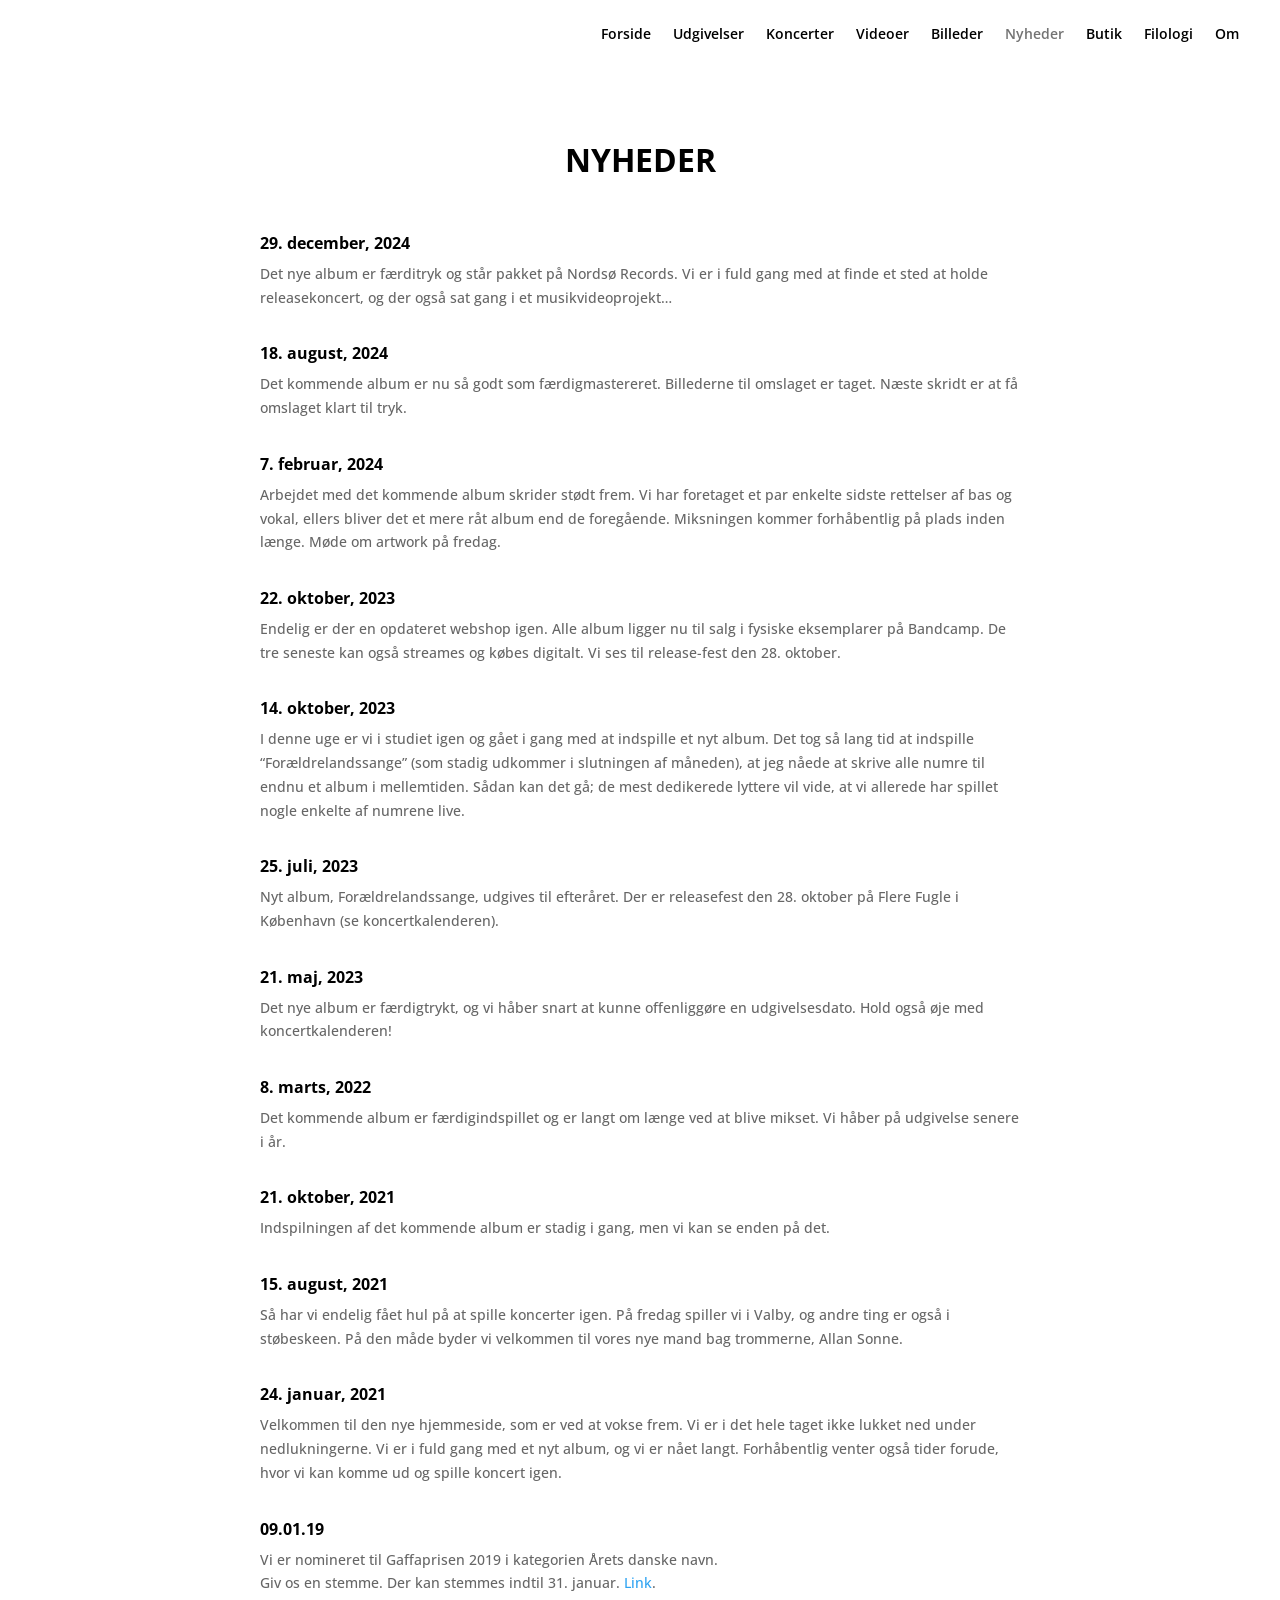
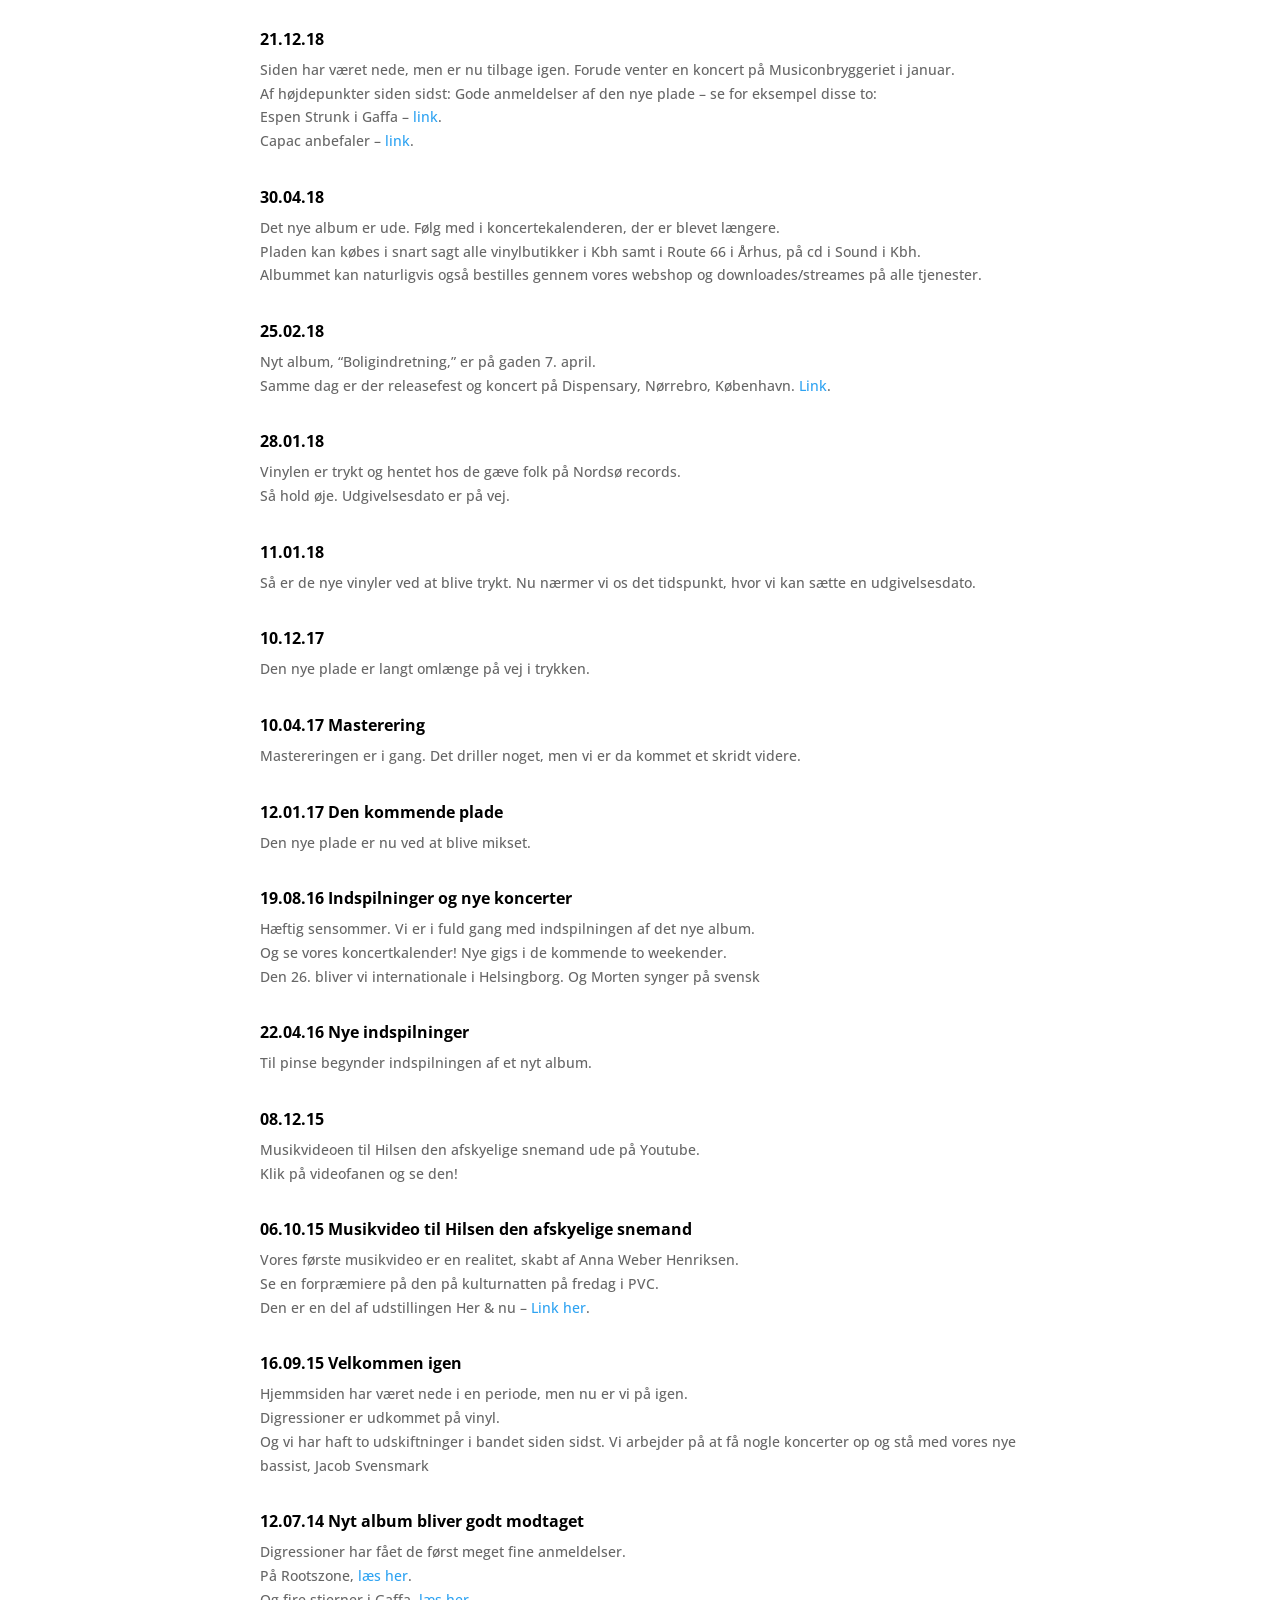
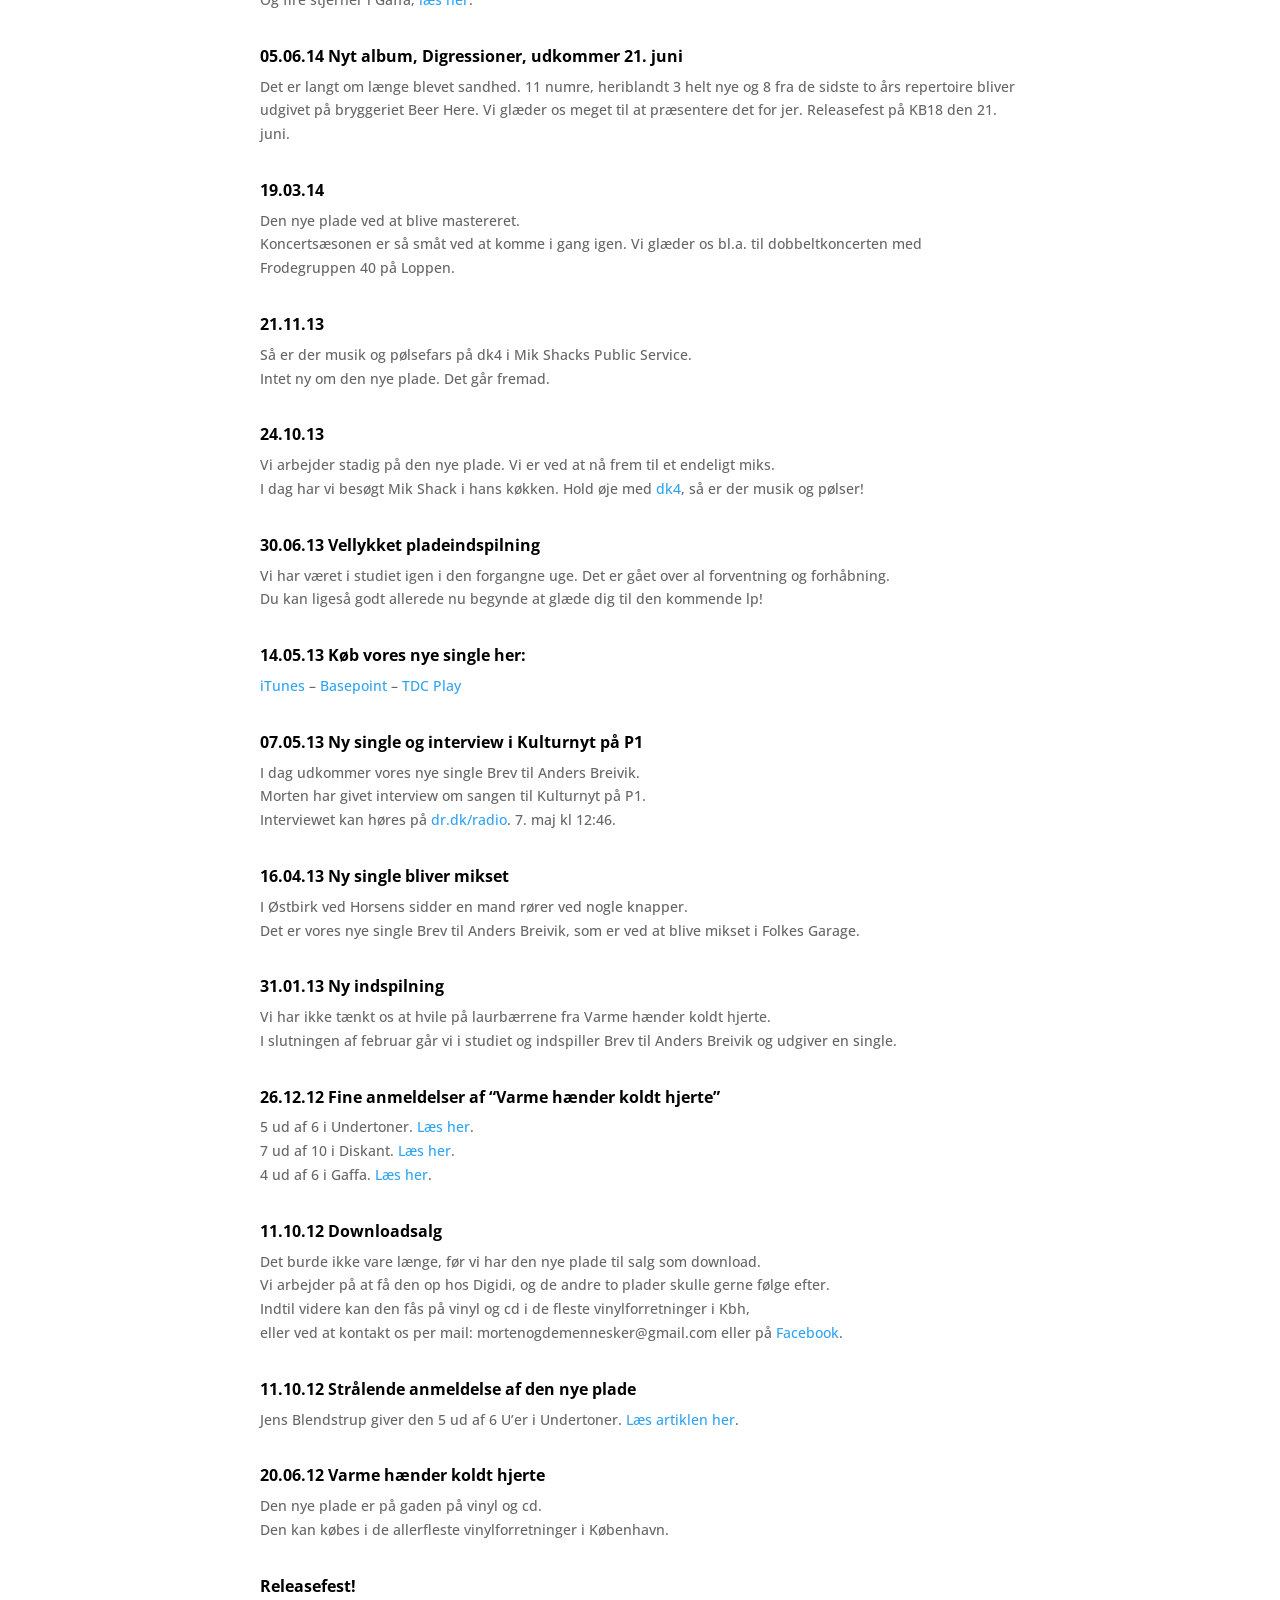
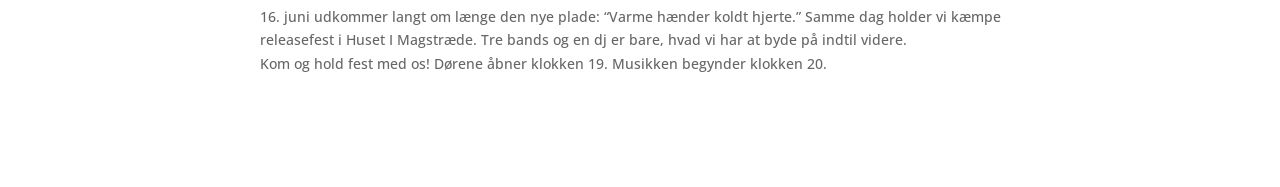
<file: nyheder/index.html>
<!DOCTYPE html>
<html lang="da">
<head>
  <meta charset="utf-8">
  <meta name="viewport" content="width=device-width, initial-scale=1">
  <title>Nyheder – Morten Skou Andersen</title>
  <link rel="preconnect" href="https://fonts.googleapis.com">
  <link rel="preconnect" href="https://fonts.gstatic.com" crossorigin>
  <link href="https://fonts.googleapis.com/css2?family=Open+Sans:wght@300;400;500;600;700&display=swap" rel="stylesheet">
  <link rel="stylesheet" href="../assets/css/style.css">
</head>
<body class="">
  <header id="site-header">
    <nav>
      <button id="menu-toggle" aria-label="Menu" aria-expanded="false"><span></span><span></span><span></span></button>
      <ul id="top-menu">
          <li><a href="../">Forside</a></li>
          <li><a href="../udgivelser/">Udgivelser</a></li>
          <li><a href="../koncerter/">Koncerter</a></li>
          <li><a href="../videoer/">Videoer</a></li>
          <li><a href="../billeder/">Billeder</a></li>
          <li class="current"><a href="../nyheder/">Nyheder</a></li>
          <li><a href="../butik/">Butik</a></li>
          <li><a href="../filologi/">Filologi</a></li>
          <li><a href="../om/">Om</a></li>
      </ul>
    </nav>
  </header>

  <main class="content narrow">
    <h1 class="page-header">NYHEDER</h1>
      <article class="news"><h3 class="news-date">29. december, 2024</h3><p>Det nye album er færditryk og står pakket på Nordsø Records. Vi er i fuld gang med at finde et sted at holde releasekoncert, og der også sat gang i et musikvideoprojekt…</p></article>
      <article class="news"><h3 class="news-date">18. august, 2024</h3><p>Det kommende album er nu så godt som færdigmastereret. Billederne til omslaget er taget. Næste skridt er at få omslaget klart til tryk.</p></article>
      <article class="news"><h3 class="news-date">7. februar, 2024</h3><p>Arbejdet med det kommende album skrider stødt frem. Vi har foretaget et par enkelte sidste rettelser af bas og vokal, ellers bliver det et mere råt album end de foregående. Miksningen kommer forhåbentlig på plads inden længe. Møde om artwork på fredag.</p></article>
      <article class="news"><h3 class="news-date">22. oktober, 2023</h3><p>Endelig er der en opdateret webshop igen. Alle album ligger nu til salg i fysiske eksemplarer på Bandcamp. De tre seneste kan også streames og købes digitalt. Vi ses til release-fest den 28. oktober.</p></article>
      <article class="news"><h3 class="news-date">14. oktober, 2023</h3><p>I denne uge er vi i studiet igen og gået i gang med at indspille et nyt album. Det tog så lang tid at indspille “Forældrelandssange” (som stadig udkommer i slutningen af måneden), at jeg nåede at skrive alle numre til endnu et album i mellemtiden. Sådan kan det gå; de mest dedikerede lyttere vil vide, at vi allerede har spillet nogle enkelte af numrene live.</p></article>
      <article class="news"><h3 class="news-date">25. juli, 2023</h3><p>Nyt album, Forældrelandssange, udgives til efteråret. Der er releasefest den 28. oktober på Flere Fugle i København (se koncertkalenderen).</p></article>
      <article class="news"><h3 class="news-date">21. maj, 2023</h3><p>Det nye album er færdigtrykt, og vi håber snart at kunne offenliggøre en udgivelsesdato. Hold også øje med koncertkalenderen!</p></article>
      <article class="news"><h3 class="news-date">8. marts, 2022</h3><p>Det kommende album er færdigindspillet og er langt om længe ved at blive mikset. Vi håber på udgivelse senere i år.</p></article>
      <article class="news"><h3 class="news-date">21. oktober, 2021</h3><p>Indspilningen af det kommende album er stadig i gang, men vi kan se enden på det.</p></article>
      <article class="news"><h3 class="news-date">15. august, 2021</h3><p>Så har vi endelig fået hul på at spille koncerter igen. På fredag spiller vi i Valby, og andre ting er også i støbeskeen. På den måde byder vi velkommen til vores nye mand bag trommerne, Allan Sonne.</p></article>
      <article class="news"><h3 class="news-date">24. januar, 2021</h3><p>Velkommen til den nye hjemmeside, som er ved at vokse frem. Vi er i det hele taget ikke lukket ned under nedlukningerne. Vi er i fuld gang med et nyt album, og vi er nået langt. Forhåbentlig venter også tider forude, hvor vi kan komme ud og spille koncert igen.</p></article>
      <article class="news"><h3 class="news-date">09.01.19</h3><p>Vi er nomineret til Gaffaprisen 2019 i kategorien Årets danske navn.<br>Giv os en stemme. Der kan stemmes indtil 31. januar. <a href="https://gaffa.dk/prisen">Link</a>.</p></article>
      <article class="news"><h3 class="news-date">21.12.18</h3><p>Siden har været nede, men er nu tilbage igen. Forude venter en koncert på Musiconbryggeriet i januar.<br>Af højdepunkter siden sidst: Gode anmeldelser af den nye plade – se for eksempel disse to:<br>Espen Strunk i Gaffa – <a href="https://gaffa.dk/anmeldelse/130221/flere-intelligente-tekster-i-faengende-servering">link</a>.<br>Capac anbefaler – <a href="http://www.capac.dk/wordpress/">link</a>.</p></article>
      <article class="news"><h3 class="news-date">30.04.18</h3><p>Det nye album er ude. Følg med i koncertekalenderen, der er blevet længere.<br>Pladen kan købes i snart sagt alle vinylbutikker i Kbh samt i Route 66 i Århus, på cd i Sound i Kbh.<br>Albummet kan naturligvis også bestilles gennem vores webshop og downloades/streames på alle tjenester.</p></article>
      <article class="news"><h3 class="news-date">25.02.18</h3><p>Nyt album, “Boligindretning,” er på gaden 7. april.<br>Samme dag er der releasefest og koncert på Dispensary, Nørrebro, København. <a href="https://www.facebook.com/events/410207956097044/">Link</a>.</p></article>
      <article class="news"><h3 class="news-date">28.01.18</h3><p>Vinylen er trykt og hentet hos de gæve folk på Nordsø records.<br>Så hold øje. Udgivelsesdato er på vej.</p></article>
      <article class="news"><h3 class="news-date">11.01.18</h3><p>Så er de nye vinyler ved at blive trykt. Nu nærmer vi os det tidspunkt, hvor vi kan sætte en udgivelsesdato.</p></article>
      <article class="news"><h3 class="news-date">10.12.17</h3><p>Den nye plade er langt omlænge på vej i trykken.</p></article>
      <article class="news"><h3 class="news-date">10.04.17 Masterering</h3><p>Mastereringen er i gang. Det driller noget, men vi er da kommet et skridt videre.</p></article>
      <article class="news"><h3 class="news-date">12.01.17 Den kommende plade</h3><p>Den nye plade er nu ved at blive mikset.</p></article>
      <article class="news"><h3 class="news-date">19.08.16 Indspilninger og nye koncerter</h3><p>Hæftig sensommer. Vi er i fuld gang med indspilningen af det nye album.<br>Og se vores koncertkalender! Nye gigs i de kommende to weekender.<br>Den 26. bliver vi internationale i Helsingborg. Og Morten synger på svensk</p></article>
      <article class="news"><h3 class="news-date">22.04.16 Nye indspilninger</h3><p>Til pinse begynder indspilningen af et nyt album.</p></article>
      <article class="news"><h3 class="news-date">08.12.15</h3><p>Musikvideoen til Hilsen den afskyelige snemand ude på Youtube.<br>Klik på videofanen og se den!</p></article>
      <article class="news"><h3 class="news-date">06.10.15 Musikvideo til Hilsen den afskyelige snemand</h3><p>Vores første musikvideo er en realitet, skabt af Anna Weber Henriksen.<br>Se en forpræmiere på den på kulturnatten på fredag i PVC.<br>Den er en del af udstillingen Her &amp; nu – <a href="http://veraskole.dk/projektrum-udstilling/pvc-viser-nu-her-kulturnat-910-kl18-22">Link her</a>.</p></article>
      <article class="news"><h3 class="news-date">16.09.15 Velkommen igen</h3><p>Hjemmsiden har været nede i en periode, men nu er vi på igen.<br>Digressioner er udkommet på vinyl.<br>Og vi har haft to udskiftninger i bandet siden sidst. Vi arbejder på at få nogle koncerter op og stå med vores nye bassist, Jacob Svensmark</p></article>
      <article class="news"><h3 class="news-date">12.07.14 Nyt album bliver godt modtaget</h3><p>Digressioner har fået de først meget fine anmeldelser.<br>På Rootszone, <a href="http://rootszone.dk/cd-morten-skou-andersen-digressioner/">læs her</a>.<br>Og fire stjerner i Gaffa, <a href="http://gaffa.dk/anmeldelse/85519">læs her</a>.</p></article>
      <article class="news"><h3 class="news-date">05.06.14 Nyt album, Digressioner, udkommer 21. juni</h3><p>Det er langt om længe blevet sandhed. 11 numre, heriblandt 3 helt nye og 8 fra de sidste to års repertoire bliver udgivet på bryggeriet Beer Here. Vi glæder os meget til at præsentere det for jer. Releasefest på KB18 den 21. juni.</p></article>
      <article class="news"><h3 class="news-date">19.03.14</h3><p>Den nye plade ved at blive mastereret.<br>Koncertsæsonen er så småt ved at komme i gang igen. Vi glæder os bl.a. til dobbeltkoncerten med Frodegruppen 40 på Loppen.</p></article>
      <article class="news"><h3 class="news-date">21.11.13</h3><p>Så er der musik og pølsefars på dk4 i Mik Shacks Public Service.<br>Intet ny om den nye plade. Det går fremad.</p></article>
      <article class="news"><h3 class="news-date">24.10.13</h3><p>Vi arbejder stadig på den nye plade. Vi er ved at nå frem til et endeligt miks.<br>I dag har vi besøgt Mik Shack i hans køkken. Hold øje med <a href="http://www.dk4.dk/index.php/item/132-mik-schacks-public-service">dk4</a>, så er der musik og pølser!</p></article>
      <article class="news"><h3 class="news-date">30.06.13 Vellykket pladeindspilning</h3><p>Vi har været i studiet igen i den forgangne uge. Det er gået over al forventning og forhåbning.<br>Du kan ligeså godt allerede nu begynde at glæde dig til den kommende lp!</p></article>
      <article class="news"><h3 class="news-date">14.05.13 Køb vores nye single her:</h3><p><a href="https://itunes.apple.com/dk/artist/morten-skou-andersen-mennesker/id628429725">iTunes</a> – <a href="http://www.shop2download.com/c/Morten-Skou-Andersen-de-mennesker-han-normalt-sammenligner-sig-med/">Basepoint</a> – <a href="http://play.tdc.dk/#!/play/artist/22918191">TDC Play</a></p></article>
      <article class="news"><h3 class="news-date">07.05.13 Ny single og interview i Kulturnyt på P1</h3><p>I dag udkommer vores nye single Brev til Anders Breivik.<br>Morten har givet interview om sangen til Kulturnyt på P1.<br>Interviewet kan høres på <a href="http://www.dr.dk/radio">dr.dk/radio</a>. 7. maj kl 12:46.</p></article>
      <article class="news"><h3 class="news-date">16.04.13 Ny single bliver mikset</h3><p>I Østbirk ved Horsens sidder en mand rører ved nogle knapper.<br>Det er vores nye single Brev til Anders Breivik, som er ved at blive mikset i Folkes Garage.</p></article>
      <article class="news"><h3 class="news-date">31.01.13 Ny indspilning</h3><p>Vi har ikke tænkt os at hvile på laurbærrene fra Varme hænder koldt hjerte.<br>I slutningen af februar går vi i studiet og indspiller Brev til Anders Breivik og udgiver en single.</p></article>
      <article class="news"><h3 class="news-date">26.12.12 Fine anmeldelser af “Varme hænder koldt hjerte”</h3><p>5 ud af 6 i Undertoner. <a href="http://www.undertoner.dk/2012/09/morten-skou-andersen-og-de-mennesker-han-normalt-sammenligner-sig-med-varme-haender-koldt-hjerte/">Læs her</a>.<br>7 ud af 10 i Diskant. <a href="http://www.diskant.dk/anmeldelser/pladeanmeldelser/morten-skou-andersen-de-mennesker-han-normalt-sammenligner-sig-med-varme-haender-koldt-hjerte.htm">Læs her</a>.<br>4 ud af 6 i Gaffa. <a href="http://gaffa.dk/anmeldelse/66946">Læs her</a>.</p></article>
      <article class="news"><h3 class="news-date">11.10.12 Downloadsalg</h3><p>Det burde ikke vare længe, før vi har den nye plade til salg som download.<br>Vi arbejder på at få den op hos Digidi, og de andre to plader skulle gerne følge efter.<br>Indtil videre kan den fås på vinyl og cd i de fleste vinylforretninger i Kbh,<br>eller ved at kontakt os per mail: mortenogdemennesker@gmail.com eller på <a href="http://www.facebook.com/pages/Morten-Skou-Andersen-de-mennesker-han-normalt-sammenligner-sig-med/201319543211966">Facebook</a>.</p></article>
      <article class="news"><h3 class="news-date">11.10.12 Strålende anmeldelse af den nye plade</h3><p>Jens Blendstrup giver den 5 ud af 6 U’er i Undertoner. <a href="http://www.undertoner.dk/2012/09/morten-skou-andersen-og-de-mennesker-han-normalt-sammenligner-sig-med-varme-haender-koldt-hjerte/">Læs artiklen her</a>.</p></article>
      <article class="news"><h3 class="news-date">20.06.12 Varme hænder koldt hjerte</h3><p>Den nye plade er på gaden på vinyl og cd.<br>Den kan købes i de allerfleste vinylforretninger i København.</p></article>
      <article class="news"><h3 class="news-date">Releasefest!</h3><p>16. juni udkommer langt om længe den nye plade: “Varme hænder koldt hjerte.” Samme dag holder vi kæmpe releasefest i Huset I Magstræde. Tre bands og en dj er bare, hvad vi har at byde på indtil videre.<br>Kom og hold fest med os! Dørene åbner klokken 19. Musikken begynder klokken 20.</p></article>
  </main>

  <script src="../assets/js/main.js"></script>
</body>
</html>
</file>
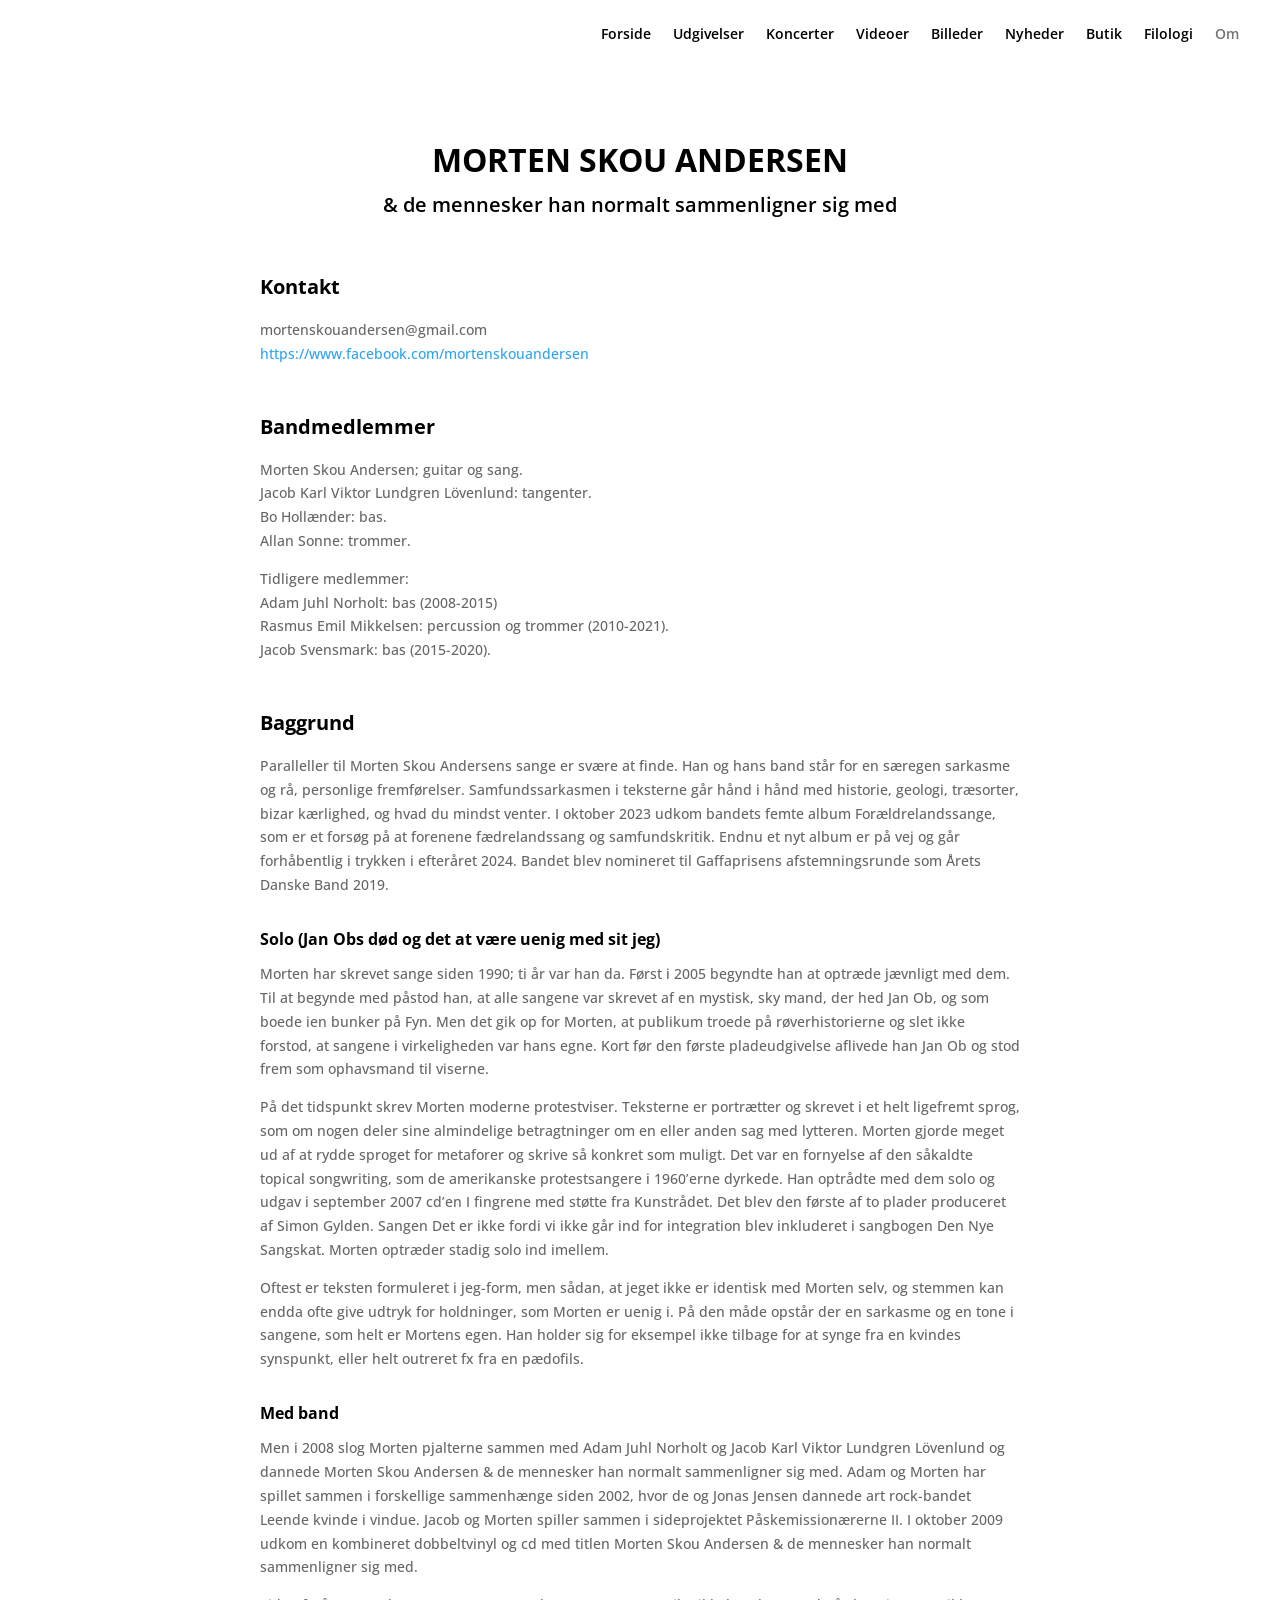
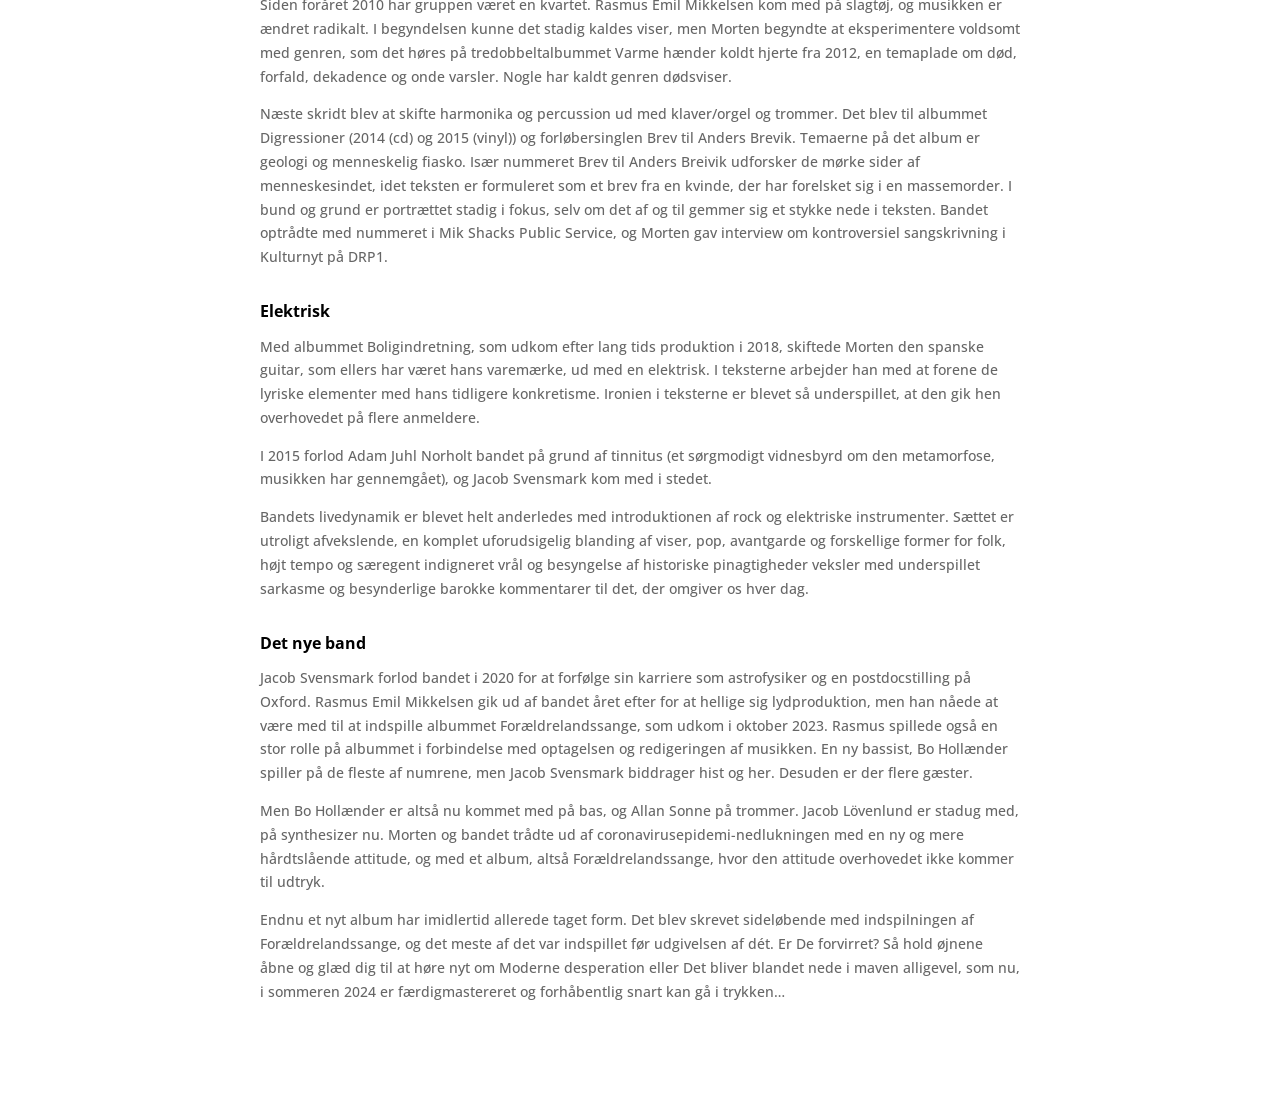
<file: om/index.html>
<!DOCTYPE html>
<html lang="da">
<head>
  <meta charset="utf-8">
  <meta name="viewport" content="width=device-width, initial-scale=1">
  <title>Om – Morten Skou Andersen</title>
  <link rel="preconnect" href="https://fonts.googleapis.com">
  <link rel="preconnect" href="https://fonts.gstatic.com" crossorigin>
  <link href="https://fonts.googleapis.com/css2?family=Open+Sans:wght@300;400;500;600;700&display=swap" rel="stylesheet">
  <link rel="stylesheet" href="../assets/css/style.css">
</head>
<body class="">
  <header id="site-header">
    <nav>
      <button id="menu-toggle" aria-label="Menu" aria-expanded="false"><span></span><span></span><span></span></button>
      <ul id="top-menu">
          <li><a href="../">Forside</a></li>
          <li><a href="../udgivelser/">Udgivelser</a></li>
          <li><a href="../koncerter/">Koncerter</a></li>
          <li><a href="../videoer/">Videoer</a></li>
          <li><a href="../billeder/">Billeder</a></li>
          <li><a href="../nyheder/">Nyheder</a></li>
          <li><a href="../butik/">Butik</a></li>
          <li><a href="../filologi/">Filologi</a></li>
          <li class="current"><a href="../om/">Om</a></li>
      </ul>
    </nav>
  </header>

  <main class="content narrow">
    <h1 class="page-header">MORTEN SKOU ANDERSEN<br><span class="page-header-sub">&amp; de mennesker han normalt sammenligner sig med</span></h1>

    <h2 class="section-header">Kontakt</h2>
    <p>mortenskouandersen@gmail.com<br>
    <a href="https://www.facebook.com/mortenskouandersen">https://www.facebook.com/mortenskouandersen</a></p>

    <h2 class="section-header">Bandmedlemmer</h2>
    <p>Morten Skou Andersen; guitar og sang.<br>
    Jacob Karl Viktor Lundgren Lövenlund: tangenter.<br>
    Bo Hollænder: bas.<br>
    Allan Sonne: trommer.</p>
    <p>Tidligere medlemmer:<br>
    Adam Juhl Norholt: bas (2008-2015)<br>
    Rasmus Emil Mikkelsen: percussion og trommer (2010-2021).<br>
    Jacob Svensmark: bas (2015-2020).</p>

    <h2 class="section-header">Baggrund</h2>
    <p>Paralleller til Morten Skou Andersens sange er svære at finde. Han og hans band står for en særegen sarkasme og rå, personlige fremførelser. Samfundssarkasmen i teksterne går hånd i hånd med historie, geologi, træsorter, bizar kærlighed, og hvad du mindst venter. I oktober 2023 udkom bandets femte album Forældrelandssange, som er et forsøg på at forenene fædrelandssang og samfundskritik. Endnu et nyt album er på vej og går forhåbentlig i trykken i efteråret 2024. Bandet blev nomineret til Gaffaprisens afstemningsrunde som Årets Danske Band 2019.</p>

    <h3>Solo (Jan Obs død og det at være uenig med sit jeg)</h3>
    <p>Morten har skrevet sange siden 1990; ti år var han da. Først i 2005 begyndte han at optræde jævnligt med dem. Til at begynde med påstod han, at alle sangene var skrevet af en mystisk, sky mand, der hed Jan Ob, og som boede ien bunker på Fyn. Men det gik op for Morten, at publikum troede på røverhistorierne og slet ikke forstod, at sangene i virkeligheden var hans egne. Kort før den første pladeudgivelse aflivede han Jan Ob og stod frem som ophavsmand til viserne.</p>
    <p>På det tidspunkt skrev Morten moderne protestviser. Teksterne er portrætter og skrevet i et helt ligefremt sprog, som om nogen deler sine almindelige betragtninger om en eller anden sag med lytteren. Morten gjorde meget ud af at rydde sproget for metaforer og skrive så konkret som muligt. Det var en fornyelse af den såkaldte topical songwriting, som de amerikanske protestsangere i 1960’erne dyrkede. Han optrådte med dem solo og udgav i september 2007 cd’en I fingrene med støtte fra Kunstrådet. Det blev den første af to plader produceret af Simon Gylden. Sangen Det er ikke fordi vi ikke går ind for integration blev inkluderet i sangbogen Den Nye Sangskat. Morten optræder stadig solo ind imellem.</p>
    <p>Oftest er teksten formuleret i jeg-form, men sådan, at jeget ikke er identisk med Morten selv, og stemmen kan endda ofte give udtryk for holdninger, som Morten er uenig i. På den måde opstår der en sarkasme og en tone i sangene, som helt er Mortens egen. Han holder sig for eksempel ikke tilbage for at synge fra en kvindes synspunkt, eller helt outreret fx fra en pædofils.</p>

    <h3>Med band</h3>
    <p>Men i 2008 slog Morten pjalterne sammen med Adam Juhl Norholt og Jacob Karl Viktor Lundgren Lövenlund og dannede Morten Skou Andersen &amp; de mennesker han normalt sammenligner sig med. Adam og Morten har spillet sammen i forskellige sammenhænge siden 2002, hvor de og Jonas Jensen dannede art rock-bandet Leende kvinde i vindue. Jacob og Morten spiller sammen i sideprojektet Påskemissionærerne II. I oktober 2009 udkom en kombineret dobbeltvinyl og cd med titlen Morten Skou Andersen &amp; de mennesker han normalt sammenligner sig med.</p>
    <p>Siden foråret 2010 har gruppen været en kvartet. Rasmus Emil Mikkelsen kom med på slagtøj, og musikken er ændret radikalt. I begyndelsen kunne det stadig kaldes viser, men Morten begyndte at eksperimentere voldsomt med genren, som det høres på tredobbeltalbummet Varme hænder koldt hjerte fra 2012, en temaplade om død, forfald, dekadence og onde varsler. Nogle har kaldt genren dødsviser.</p>
    <p>Næste skridt blev at skifte harmonika og percussion ud med klaver/orgel og trommer. Det blev til albummet Digressioner (2014 (cd) og 2015 (vinyl)) og forløbersinglen Brev til Anders Brevik. Temaerne på det album er geologi og menneskelig fiasko. Især nummeret Brev til Anders Breivik udforsker de mørke sider af menneskesindet, idet teksten er formuleret som et brev fra en kvinde, der har forelsket sig i en massemorder. I bund og grund er portrættet stadig i fokus, selv om det af og til gemmer sig et stykke nede i teksten. Bandet optrådte med nummeret i Mik Shacks Public Service, og Morten gav interview om kontroversiel sangskrivning i Kulturnyt på DRP1.</p>

    <h3>Elektrisk</h3>
    <p>Med albummet Boligindretning, som udkom efter lang tids produktion i 2018, skiftede Morten den spanske guitar, som ellers har været hans varemærke, ud med en elektrisk. I teksterne arbejder han med at forene de lyriske elementer med hans tidligere konkretisme. Ironien i teksterne er blevet så underspillet, at den gik hen overhovedet på flere anmeldere.</p>
    <p>I 2015 forlod Adam Juhl Norholt bandet på grund af tinnitus (et sørgmodigt vidnesbyrd om den metamorfose, musikken har gennemgået), og Jacob Svensmark kom med i stedet.</p>
    <p>Bandets livedynamik er blevet helt anderledes med introduktionen af rock og elektriske instrumenter. Sættet er utroligt afvekslende, en komplet uforudsigelig blanding af viser, pop, avantgarde og forskellige former for folk, højt tempo og særegent indigneret vrål og besyngelse af historiske pinagtigheder veksler med underspillet sarkasme og besynderlige barokke kommentarer til det, der omgiver os hver dag.</p>

    <h3>Det nye band</h3>
    <p>Jacob Svensmark forlod bandet i 2020 for at forfølge sin karriere som astrofysiker og en postdocstilling på Oxford. Rasmus Emil Mikkelsen gik ud af bandet året efter for at hellige sig lydproduktion, men han nåede at være med til at indspille albummet Forældrelandssange, som udkom i oktober 2023. Rasmus spillede også en stor rolle på albummet i forbindelse med optagelsen og redigeringen af musikken. En ny bassist, Bo Hollænder spiller på de fleste af numrene, men Jacob Svensmark biddrager hist og her. Desuden er der flere gæster.</p>
    <p>Men Bo Hollænder er altså nu kommet med på bas, og Allan Sonne på trommer. Jacob Lövenlund er stadug med, på synthesizer nu. Morten og bandet trådte ud af coronavirusepidemi-nedlukningen med en ny og mere hårdtslående attitude, og med et album, altså Forældrelandssange, hvor den attitude overhovedet ikke kommer til udtryk.</p>
    <p>Endnu et nyt album har imidlertid allerede taget form. Det blev skrevet sideløbende med indspilningen af Forældrelandssange, og det meste af det var indspillet før udgivelsen af dét. Er De forvirret? Så hold øjnene åbne og glæd dig til at høre nyt om Moderne desperation eller Det bliver blandet nede i maven alligevel, som nu, i sommeren 2024 er færdigmastereret og forhåbentlig snart kan gå i trykken…</p>
  </main>

  <script src="../assets/js/main.js"></script>
</body>
</html>
</file>
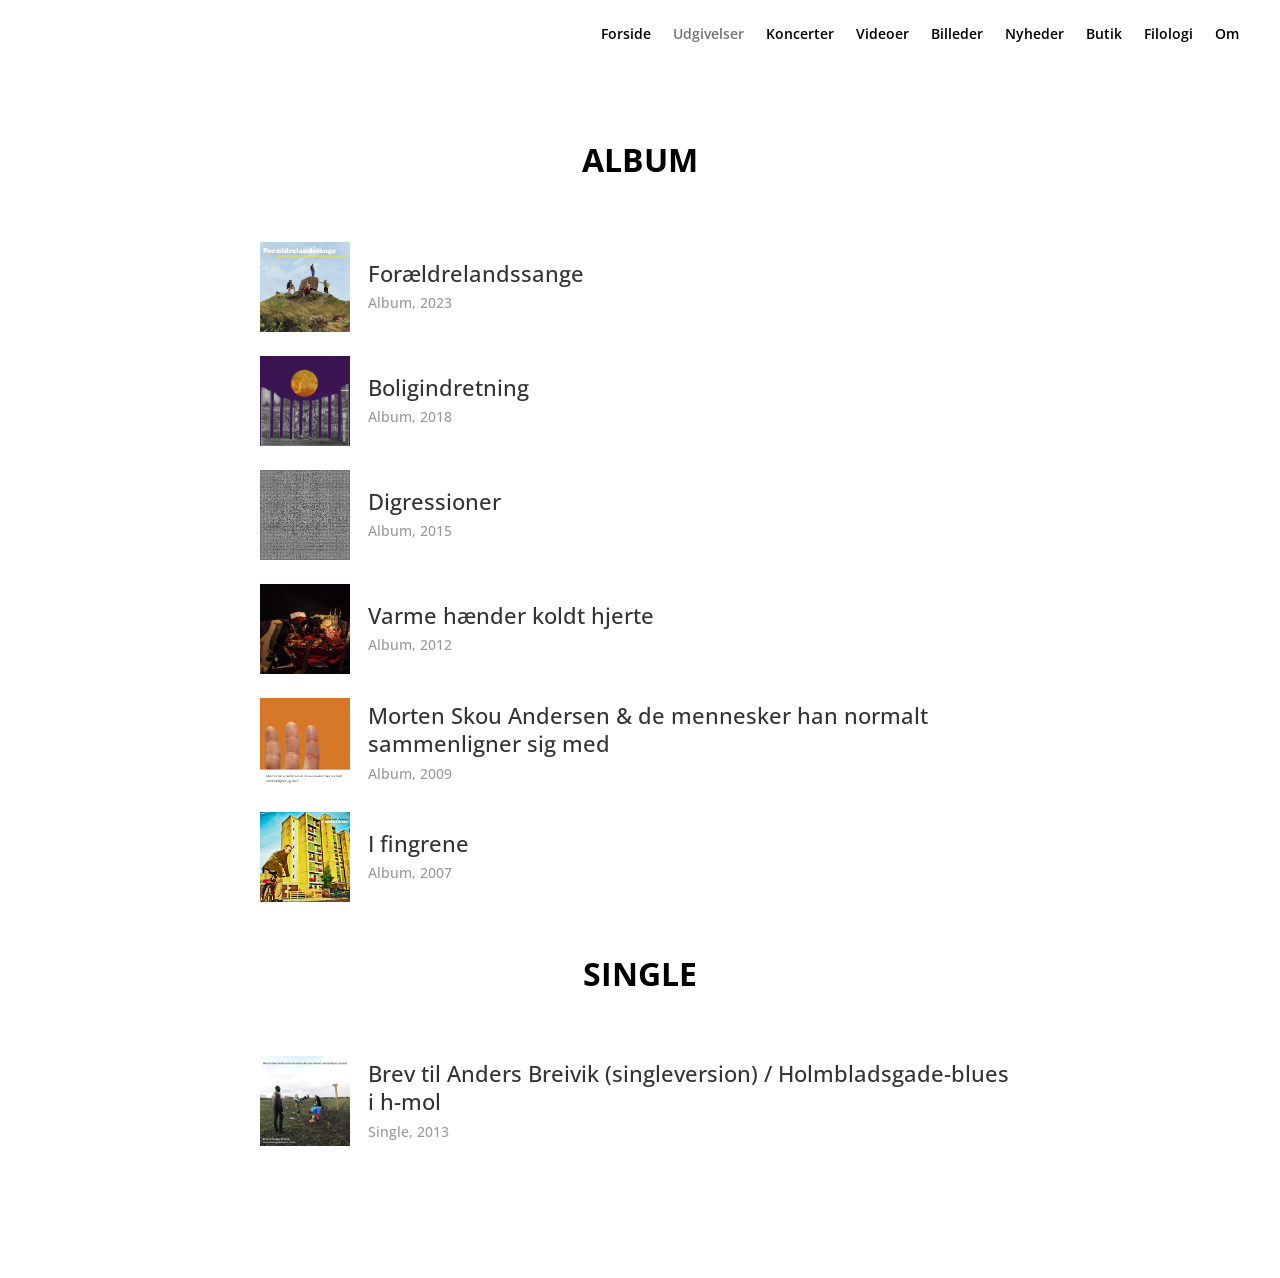
<file: udgivelser/index.html>
<!DOCTYPE html>
<html lang="da">
<head>
  <meta charset="utf-8">
  <meta name="viewport" content="width=device-width, initial-scale=1">
  <title>Udgivelser – Morten Skou Andersen</title>
  <link rel="preconnect" href="https://fonts.googleapis.com">
  <link rel="preconnect" href="https://fonts.gstatic.com" crossorigin>
  <link href="https://fonts.googleapis.com/css2?family=Open+Sans:wght@300;400;500;600;700&display=swap" rel="stylesheet">
  <link rel="stylesheet" href="../assets/css/style.css">
</head>
<body class="">
  <header id="site-header">
    <nav>
      <button id="menu-toggle" aria-label="Menu" aria-expanded="false"><span></span><span></span><span></span></button>
      <ul id="top-menu">
          <li><a href="../">Forside</a></li>
          <li class="current"><a href="../udgivelser/">Udgivelser</a></li>
          <li><a href="../koncerter/">Koncerter</a></li>
          <li><a href="../videoer/">Videoer</a></li>
          <li><a href="../billeder/">Billeder</a></li>
          <li><a href="../nyheder/">Nyheder</a></li>
          <li><a href="../butik/">Butik</a></li>
          <li><a href="../filologi/">Filologi</a></li>
          <li><a href="../om/">Om</a></li>
      </ul>
    </nav>
  </header>

  <main class="content">
    <h1 class="page-header">ALBUM</h1>
    <div class="releases">
      <div class="release">
        <img src="../assets/img/covers/foraeldrelandssange.jpg" alt="Forældrelandssange – cover" loading="lazy">
        <span class="release-info"><span class="release-title">Forældrelandssange</span><span class="release-sub">Album, 2023</span></span>
      </div>
      <div class="release">
        <img src="../assets/img/covers/boligindretning.jpg" alt="Boligindretning – cover" loading="lazy">
        <span class="release-info"><span class="release-title">Boligindretning</span><span class="release-sub">Album, 2018</span></span>
      </div>
      <a class="release" href="../digressioner/">
        <img src="../assets/img/covers/digressioner.jpg" alt="Digressioner – cover" loading="lazy">
        <span class="release-info"><span class="release-title">Digressioner</span><span class="release-sub">Album, 2015</span></span>
      </a>
      <a class="release" href="../varme-haender-koldt-hjerte/">
        <img src="../assets/img/covers/varme-haender-koldt-hjerte.jpg" alt="Varme hænder koldt hjerte – cover" loading="lazy">
        <span class="release-info"><span class="release-title">Varme hænder koldt hjerte</span><span class="release-sub">Album, 2012</span></span>
      </a>
      <a class="release" href="../morten-skou-andersen-de-mennesker-han-normalt-sammenligner-sig-med-den-orange-plade/">
        <img src="../assets/img/covers/orange-plade.jpg" alt="Morten Skou Andersen &amp; de mennesker han normalt sammenligner sig med – cover" loading="lazy">
        <span class="release-info"><span class="release-title">Morten Skou Andersen &amp; de mennesker han normalt sammenligner sig med</span><span class="release-sub">Album, 2009</span></span>
      </a>
      <a class="release" href="../5537-2/">
        <img src="../assets/img/covers/i-fingrene.jpg" alt="I fingrene – cover" loading="lazy">
        <span class="release-info"><span class="release-title">I fingrene</span><span class="release-sub">Album, 2007</span></span>
      </a>
    </div>
    <h1 class="page-header">SINGLE</h1>
    <div class="releases">
      <a class="release" href="../brev-til-anders-breivik-singleversion-holmbladsgade-blues-i-h-mol-single/">
        <img src="../assets/img/covers/breivik-single.jpg" alt="Brev til Anders Breivik (singleversion) / Holmbladsgade-blues i h-mol – cover" loading="lazy">
        <span class="release-info"><span class="release-title">Brev til Anders Breivik (singleversion) / Holmbladsgade-blues i h-mol</span><span class="release-sub">Single, 2013</span></span>
      </a>
    </div>
  </main>

  <script src="../assets/js/main.js"></script>
</body>
</html>
</file>
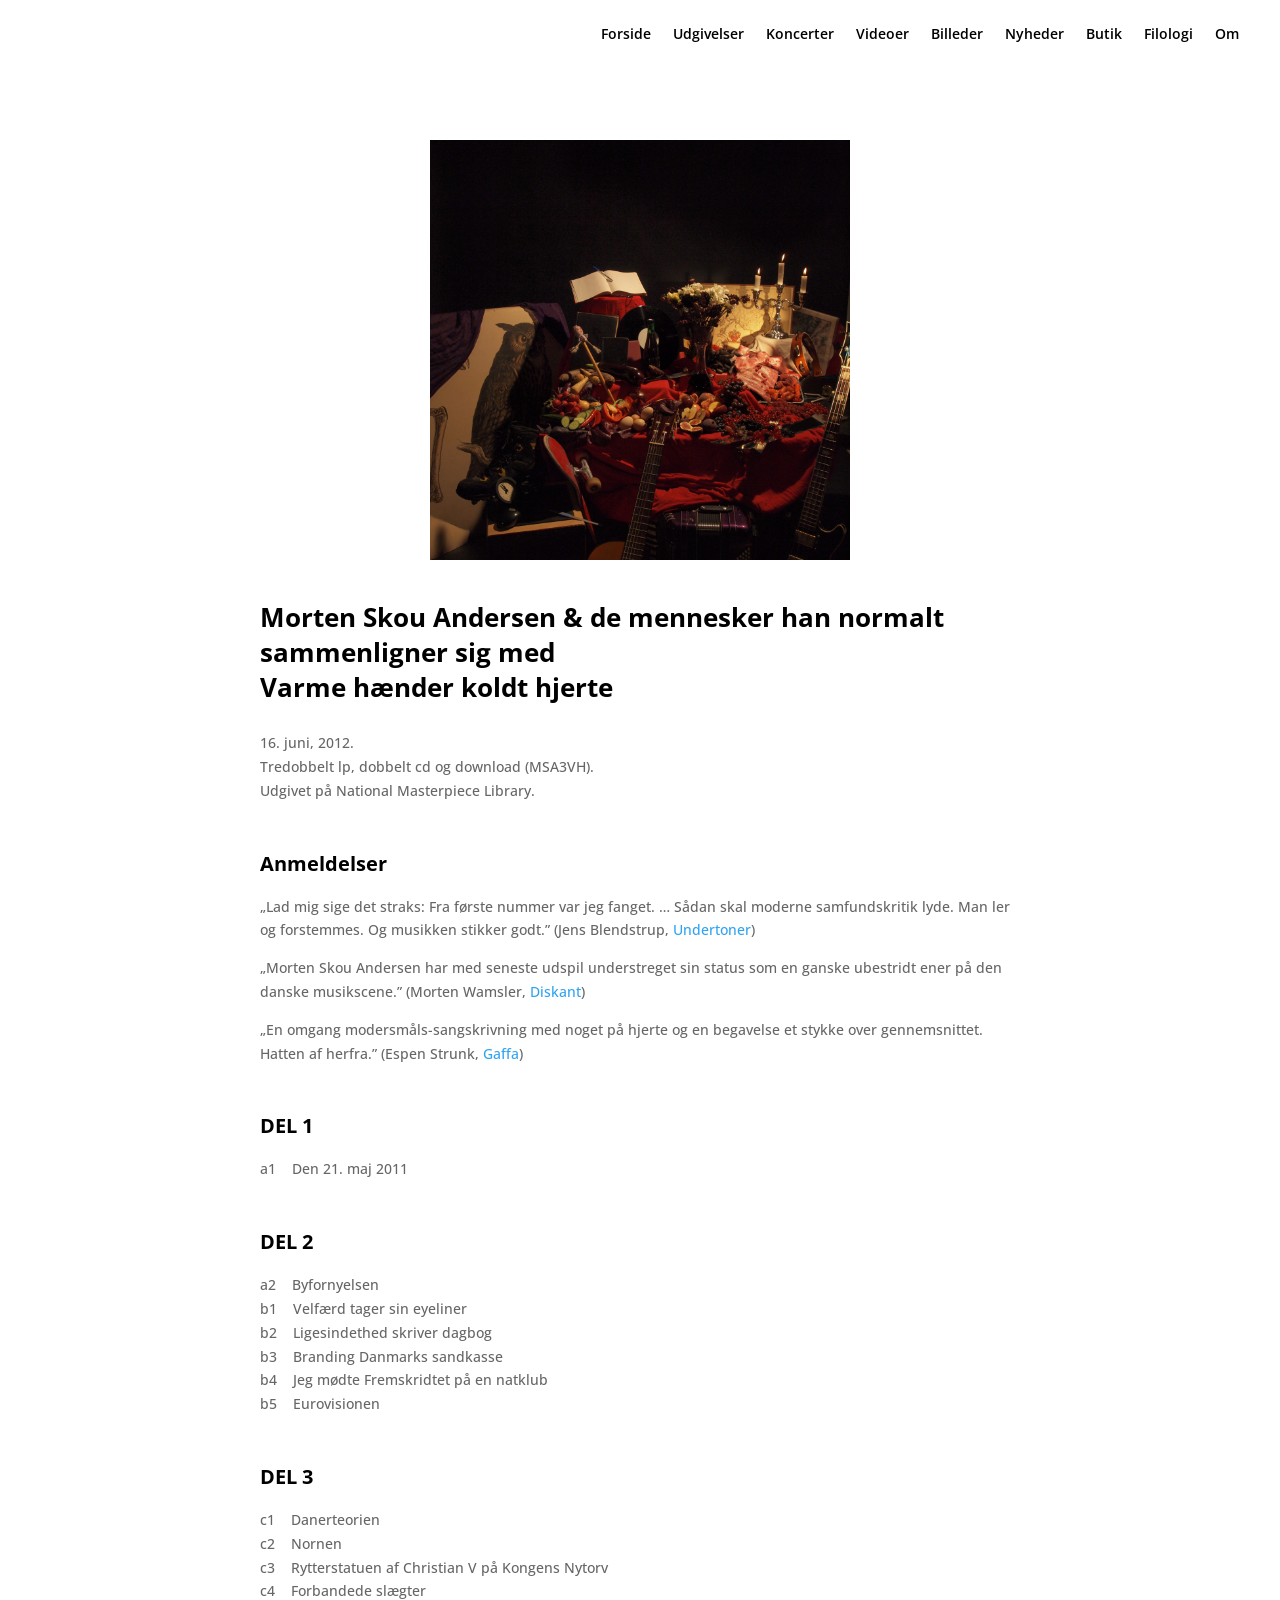
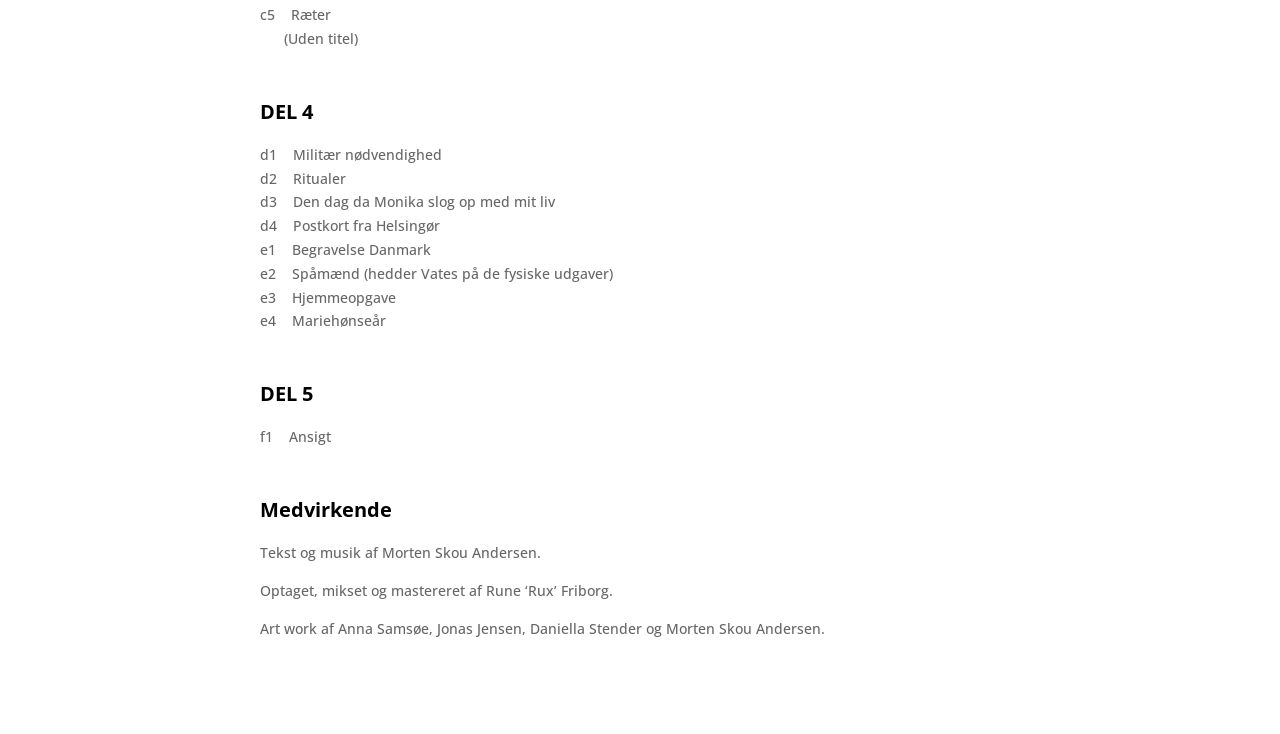
<file: varme-haender-koldt-hjerte/index.html>
<!DOCTYPE html>
<html lang="da">
<head>
  <meta charset="utf-8">
  <meta name="viewport" content="width=device-width, initial-scale=1">
  <title>Varme hænder koldt hjerte – Morten Skou Andersen</title>
  <link rel="preconnect" href="https://fonts.googleapis.com">
  <link rel="preconnect" href="https://fonts.gstatic.com" crossorigin>
  <link href="https://fonts.googleapis.com/css2?family=Open+Sans:wght@300;400;500;600;700&display=swap" rel="stylesheet">
  <link rel="stylesheet" href="../assets/css/style.css">
</head>
<body class="">
  <header id="site-header">
    <nav>
      <button id="menu-toggle" aria-label="Menu" aria-expanded="false"><span></span><span></span><span></span></button>
      <ul id="top-menu">
          <li><a href="../">Forside</a></li>
          <li><a href="../udgivelser/">Udgivelser</a></li>
          <li><a href="../koncerter/">Koncerter</a></li>
          <li><a href="../videoer/">Videoer</a></li>
          <li><a href="../billeder/">Billeder</a></li>
          <li><a href="../nyheder/">Nyheder</a></li>
          <li><a href="../butik/">Butik</a></li>
          <li><a href="../filologi/">Filologi</a></li>
          <li><a href="../om/">Om</a></li>
      </ul>
    </nav>
  </header>

  <main class="content narrow album">
    <img class="album-cover" src="../assets/img/covers/varme-haender-koldt-hjerte.jpg" alt="Varme hænder koldt hjerte – albumcover">

    <h1 class="album-title">Morten Skou Andersen &amp; de mennesker han normalt sammenligner sig med<br>Varme hænder koldt hjerte</h1>
    <p>16. juni, 2012.<br>Tredobbelt lp, dobbelt cd og download (MSA3VH).<br>Udgivet på National Masterpiece Library.</p>
    <h2 class="section-header">Anmeldelser</h2>
    <p>„Lad mig sige det straks: Fra første nummer var jeg fanget. … Sådan skal moderne samfundskritik lyde. Man ler og forstemmes. Og musikken stikker godt.” (Jens Blendstrup, <a href="http://www.undertoner.dk/2012/09/morten-skou-andersen-og-de-mennesker-han-normalt-sammenligner-sig-med-varme-haender-koldt-hjerte/">Undertoner</a>)</p>
    <p>„Morten Skou Andersen har med seneste udspil understreget sin status som en ganske ubestridt ener på den danske musikscene.” (Morten Wamsler, <a href="http://www.diskant.dk/anmeldelser/pladeanmeldelser/morten-skou-andersen-de-mennesker-han-normalt-sammenligner-sig-med-varme-haender-koldt-hjerte.htm">Diskant</a>)</p>
    <p>„En omgang modersmåls-sangskrivning med noget på hjerte og en begavelse et stykke over gennemsnittet. Hatten af herfra.” (Espen Strunk, <a href="https://gaffa.dk/anmeldelse/66946/morten-skou-andersen-de-mennesker-han-normalt-sammenligner-sig-med-varme-haender-koldt-hjerte">Gaffa</a>)</p>
    <h2 class="section-header">DEL 1</h2>
    <p>a1&nbsp;&nbsp;&nbsp;&nbsp;Den 21. maj 2011</p>
    <h2 class="section-header">DEL 2</h2>
    <p>a2&nbsp;&nbsp;&nbsp;&nbsp;Byfornyelsen<br>b1&nbsp;&nbsp;&nbsp;&nbsp;Velfærd tager sin eyeliner<br>b2&nbsp;&nbsp;&nbsp;&nbsp;Ligesindethed skriver dagbog<br>b3&nbsp;&nbsp;&nbsp;&nbsp;Branding Danmarks sandkasse<br>b4&nbsp;&nbsp;&nbsp;&nbsp;Jeg mødte Fremskridtet på en natklub<br>b5&nbsp;&nbsp;&nbsp;&nbsp;Eurovisionen</p>
    <h2 class="section-header">DEL 3</h2>
    <p>c1&nbsp;&nbsp;&nbsp;&nbsp;Danerteorien<br>c2&nbsp;&nbsp;&nbsp;&nbsp;Nornen<br>c3&nbsp;&nbsp;&nbsp;&nbsp;Rytterstatuen af Christian V på Kongens Nytorv<br>c4&nbsp;&nbsp;&nbsp;&nbsp;Forbandede slægter<br>c5&nbsp;&nbsp;&nbsp;&nbsp;Ræter<br>&nbsp;&nbsp;&nbsp;&nbsp;&nbsp;&nbsp;(Uden titel)</p>
    <h2 class="section-header">DEL 4</h2>
    <p>d1&nbsp;&nbsp;&nbsp;&nbsp;Militær nødvendighed<br>d2&nbsp;&nbsp;&nbsp;&nbsp;Ritualer<br>d3&nbsp;&nbsp;&nbsp;&nbsp;Den dag da Monika slog op med mit liv<br>d4&nbsp;&nbsp;&nbsp;&nbsp;Postkort fra Helsingør<br>e1&nbsp;&nbsp;&nbsp;&nbsp;Begravelse Danmark<br>e2&nbsp;&nbsp;&nbsp;&nbsp;Spåmænd (hedder Vates på de fysiske udgaver)<br>e3&nbsp;&nbsp;&nbsp;&nbsp;Hjemmeopgave<br>e4&nbsp;&nbsp;&nbsp;&nbsp;Mariehønseår</p>
    <h2 class="section-header">DEL 5</h2>
    <p>f1&nbsp;&nbsp;&nbsp;&nbsp;Ansigt</p>
    <h2 class="section-header">Medvirkende</h2>
    <p>Tekst og musik af Morten Skou Andersen.</p>
    <p>Optaget, mikset og mastereret af Rune ‘Rux’ Friborg.</p>
    <p>Art work af Anna Samsøe, Jonas Jensen, Daniella Stender og Morten Skou Andersen.</p>

  </main>

  <script src="../assets/js/main.js"></script>
</body>
</html>
</file>
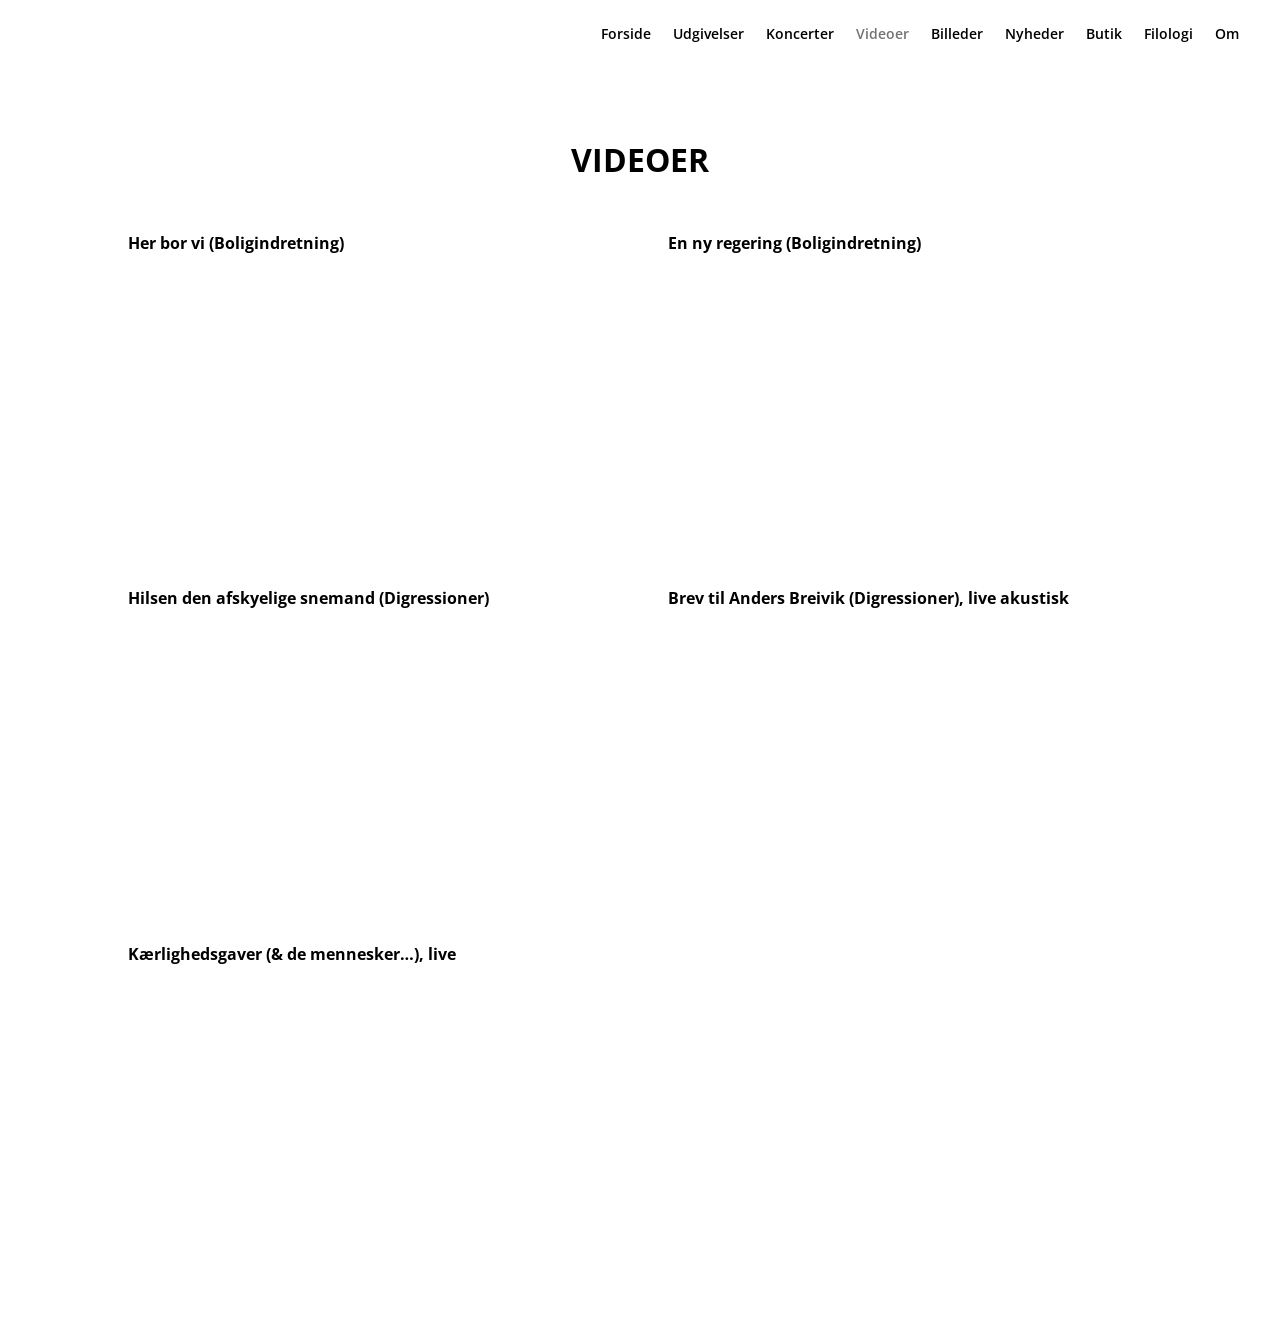
<file: videoer/index.html>
<!DOCTYPE html>
<html lang="da">
<head>
  <meta charset="utf-8">
  <meta name="viewport" content="width=device-width, initial-scale=1">
  <title>Videoer – Morten Skou Andersen</title>
  <link rel="preconnect" href="https://fonts.googleapis.com">
  <link rel="preconnect" href="https://fonts.gstatic.com" crossorigin>
  <link href="https://fonts.googleapis.com/css2?family=Open+Sans:wght@300;400;500;600;700&display=swap" rel="stylesheet">
  <link rel="stylesheet" href="../assets/css/style.css">
</head>
<body class="">
  <header id="site-header">
    <nav>
      <button id="menu-toggle" aria-label="Menu" aria-expanded="false"><span></span><span></span><span></span></button>
      <ul id="top-menu">
          <li><a href="../">Forside</a></li>
          <li><a href="../udgivelser/">Udgivelser</a></li>
          <li><a href="../koncerter/">Koncerter</a></li>
          <li class="current"><a href="../videoer/">Videoer</a></li>
          <li><a href="../billeder/">Billeder</a></li>
          <li><a href="../nyheder/">Nyheder</a></li>
          <li><a href="../butik/">Butik</a></li>
          <li><a href="../filologi/">Filologi</a></li>
          <li><a href="../om/">Om</a></li>
      </ul>
    </nav>
  </header>

  <main class="content">
    <h1 class="page-header">VIDEOER</h1>
    <div class="video-grid">
      <div class="video-cell">
        <p class="video-title">Her bor vi (Boligindretning)</p>
        <div class="video-frame"><iframe src="https://www.youtube.com/embed/ipQjHeoNJ5E" title="Her bor vi (Boligindretning)" loading="lazy" allowfullscreen allow="accelerometer; autoplay; clipboard-write; encrypted-media; gyroscope; picture-in-picture"></iframe></div>
      </div>
      <div class="video-cell">
        <p class="video-title">En ny regering (Boligindretning)</p>
        <div class="video-frame"><iframe src="https://www.youtube.com/embed/VfzLLWG5Pfc" title="En ny regering (Boligindretning)" loading="lazy" allowfullscreen allow="accelerometer; autoplay; clipboard-write; encrypted-media; gyroscope; picture-in-picture"></iframe></div>
      </div>
      <div class="video-cell">
        <p class="video-title">Hilsen den afskyelige snemand (Digressioner)</p>
        <div class="video-frame"><iframe src="https://www.youtube.com/embed/QodU8g6do8U" title="Hilsen den afskyelige snemand (Digressioner)" loading="lazy" allowfullscreen allow="accelerometer; autoplay; clipboard-write; encrypted-media; gyroscope; picture-in-picture"></iframe></div>
      </div>
      <div class="video-cell">
        <p class="video-title">Brev til Anders Breivik (Digressioner), live akustisk</p>
        <div class="video-frame"><iframe src="https://www.youtube.com/embed/DuomDDz9QXw" title="Brev til Anders Breivik (Digressioner), live akustisk" loading="lazy" allowfullscreen allow="accelerometer; autoplay; clipboard-write; encrypted-media; gyroscope; picture-in-picture"></iframe></div>
      </div>
      <div class="video-cell">
        <p class="video-title">Kærlighedsgaver (&amp; de mennesker…), live</p>
        <div class="video-frame"><iframe src="https://www.youtube.com/embed/Qys5J72P0g8" title="Kærlighedsgaver (&amp; de mennesker…), live" loading="lazy" allowfullscreen allow="accelerometer; autoplay; clipboard-write; encrypted-media; gyroscope; picture-in-picture"></iframe></div>
      </div>
    </div>
  </main>

  <script src="../assets/js/main.js"></script>
</body>
</html>
</file>
<file: assets/css/style.css>
/* mortenskouandersen.dk — håndkodet uden WordPress.
   Designet efter det gamle Divi-tema:
   Open Sans, brødtekst #666, overskrifter #000, linkfarve #2ea3f2,
   transparent fast topmenu med sorte menupunkter, hvid baggrund. */

* { margin: 0; padding: 0; box-sizing: border-box; }

html { scroll-behavior: smooth; }

body {
  font-family: "Open Sans", Arial, sans-serif;
  font-size: 14px;
  font-weight: 500;
  line-height: 1.7;
  color: #666;
  background: #fff;
  -webkit-font-smoothing: antialiased;
}

a { color: #2ea3f2; text-decoration: none; }
a:hover { text-decoration: underline; }

img { max-width: 100%; height: auto; display: block; }

/* ---------------- Topmenu ---------------- */
#site-header {
  position: fixed;
  top: 0; left: 0; right: 0;
  z-index: 100;
  background: transparent;
  transition: background .3s, box-shadow .3s;
}
#site-header.scrolled {
  background: rgba(255,255,255,.95);
  box-shadow: 0 1px 4px rgba(0,0,0,.08);
}
#site-header nav {
  display: flex;
  justify-content: flex-end;
  align-items: center;
  padding: 0 30px;
}
#top-menu {
  list-style: none;
  display: flex;
  flex-wrap: wrap;
}
#top-menu li a {
  display: block;
  padding: 22px 11px;
  color: #000;
  font-size: 14px;
  font-weight: 600;
}
#top-menu li a:hover { opacity: .6; text-decoration: none; }
#top-menu li.current a { opacity: .55; }

#menu-toggle {
  display: none;
  background: none;
  border: none;
  cursor: pointer;
  padding: 18px 0;
  margin-left: auto;
}
#menu-toggle span {
  display: block;
  width: 24px; height: 3px;
  background: #000;
  margin: 5px 0;
  border-radius: 2px;
}

@media (max-width: 860px) {
  #menu-toggle { display: block; }
  #site-header { background: #fff; box-shadow: 0 1px 4px rgba(0,0,0,.06); }
  #site-header nav { flex-wrap: wrap; }
  #top-menu {
    display: none;
    width: 100%;
    flex-direction: column;
    padding-bottom: 12px;
  }
  #top-menu.open { display: flex; }
  #top-menu li a { padding: 9px 0; }
}

/* ---------------- Forside / hero ---------------- */
.hero {
  min-height: 100vh;
  background-color: #7EBEC5;
  background-size: cover;
  background-position: center;
  display: flex;
  align-items: center;
}
.hero-inner {
  width: 80%;
  max-width: 1080px;
  margin: 0 auto;
  color: #fff;
}
.hero h1 {
  font-size: 9vw;
  font-weight: 700;
  line-height: 1;
  color: #fff;
}
.hero-sub {
  font-size: 24px;
  font-weight: 700;
  margin-top: .6em;
}
.hero-buttons { margin-top: 2em; }
.btn {
  display: inline-block;
  color: #fff;
  border: 2px solid #fff;
  border-radius: 3px;
  padding: .3em 1em;
  font-size: 20px;
  font-weight: 500;
  margin-right: .6em;
  transition: background .2s, color .2s;
}
.btn:hover { background: #fff; color: #333; text-decoration: none; }

@media (max-width: 767px) {
  .hero h1 { font-size: 32px; }
}

/* ---------------- Indhold ---------------- */
.content {
  width: 80%;
  max-width: 1080px;
  margin: 0 auto;
  padding: 140px 0 80px; /* plads til den faste topmenu */
}
.content.narrow { max-width: 760px; }

.page-header {
  font-size: 32px;
  font-weight: 700;
  color: #000;
  text-align: center;
  margin-bottom: 50px;
  line-height: 1.25;
}
.page-header-sub { font-size: 20px; font-weight: 600; }

.section-header {
  font-size: 20px;
  font-weight: 700;
  color: #000;
  margin: 2.2em 0 .7em;
}
h3 { color: #000; font-weight: 700; margin: 1.8em 0 .5em; }
.content p { margin-bottom: 1em; }

/* ---------------- Udgivelser ---------------- */
.releases { max-width: 760px; margin: 0 auto 40px; }
.release {
  display: flex;
  align-items: center;
  gap: 18px;
  padding: 12px 0;
  color: inherit;
}
a.release:hover { text-decoration: none; }
a.release:hover .release-title { color: #2ea3f2; }
.release img {
  width: 90px; height: 90px;
  object-fit: cover;
  flex-shrink: 0;
}
.release-info { display: block; }
.release-title {
  display: block;
  font-size: 22px;
  font-weight: 500;
  color: #333;
  line-height: 1.3;
  transition: color .2s;
}
.release-sub {
  display: block;
  color: #999;
  padding-top: 4px;
}

/* ---------------- Koncerter ---------------- */
.gig { margin-bottom: 1.5em; }
.gig-date { font-weight: 700; color: #333; }
.gig-end { margin-top: 3em; color: #999; }

/* ---------------- Videoer ---------------- */
.video-grid {
  display: grid;
  grid-template-columns: 1fr 1fr;
  gap: 40px 5.5%;
}
.video-title { font-size: 16px; font-weight: 700; color: #000; margin-bottom: 12px; }
.video-frame { position: relative; padding-top: 56.25%; }
.video-frame iframe,
.video-frame video {
  position: absolute; inset: 0;
  width: 100%; height: 100%;
  border: 0;
}
@media (max-width: 767px) {
  .video-grid { grid-template-columns: 1fr; }
}

/* ---------------- Billeder ---------------- */
.gallery { padding-top: 120px; }
.g-row { margin-bottom: 28px; }
.g-row img { max-width: 100%; }
.g-row.wide img { width: 100%; }
.g-row.cols-2, .g-row.cols-3, .g-row.cols-4 {
  display: grid;
  gap: 28px;
}
.g-row.cols-2 { grid-template-columns: 1fr 1fr; }
.g-row.cols-3 { grid-template-columns: 1fr 1fr 1fr; }
.g-row.cols-4 { grid-template-columns: repeat(4, 1fr); }
@media (max-width: 767px) {
  .g-row.cols-2, .g-row.cols-3, .g-row.cols-4 { grid-template-columns: 1fr; }
}

/* ---------------- Nyheder ---------------- */
.news { margin-bottom: 2.2em; }
.news-date {
  font-size: 16px;
  font-weight: 700;
  color: #000;
  margin-bottom: .3em;
}

/* ---------------- Filologi ---------------- */
.pub {
  display: flex;
  gap: 24px;
  align-items: flex-start;
  margin-bottom: 2.5em;
}
.pub img { width: 140px; flex-shrink: 0; }
.pub h3 { margin-top: 0; }
@media (max-width: 600px) {
  .pub { flex-direction: column; }
}

/* ---------------- Albumsider ---------------- */
.album .album-cover {
  max-width: 420px;
  width: 100%;
  margin: 0 auto 40px;
}
.album-title {
  font-size: 26px;
  font-weight: 700;
  color: #000;
  line-height: 1.35;
  margin-bottom: 1em;
}
</file>
